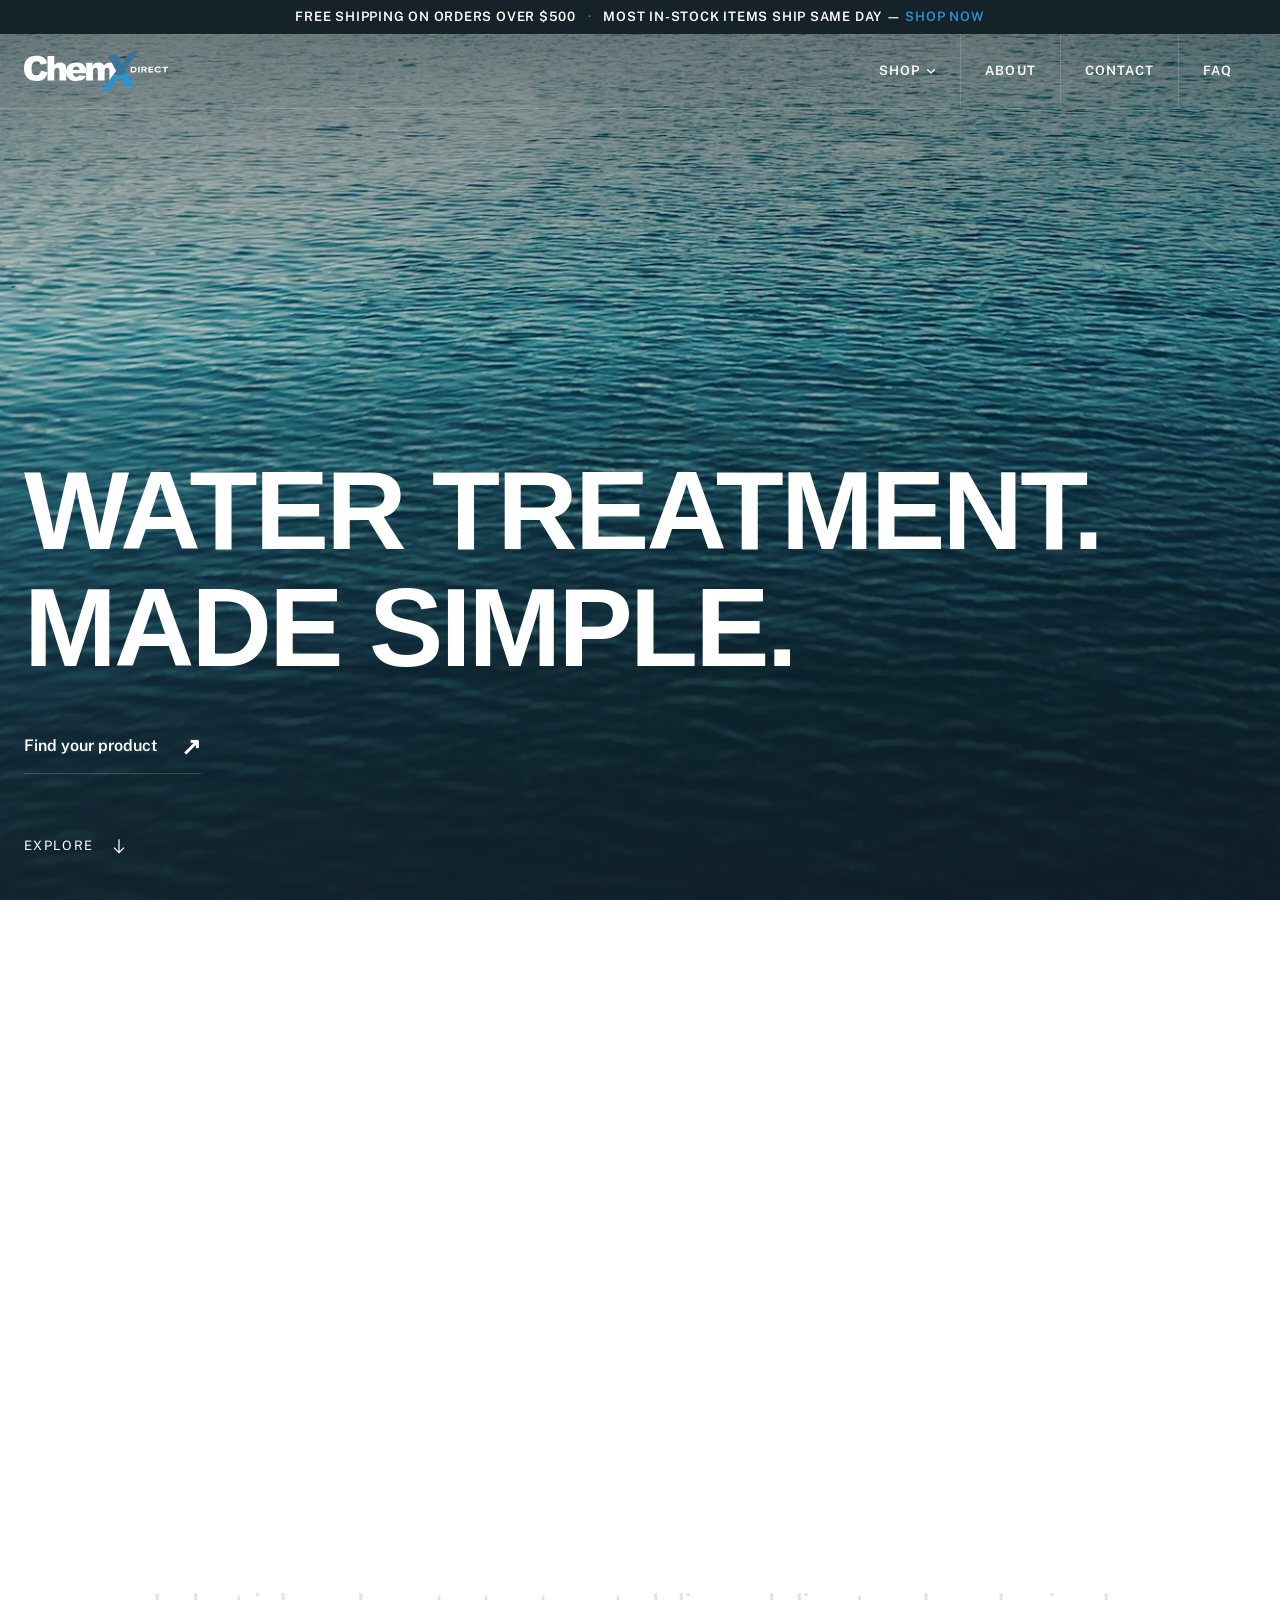
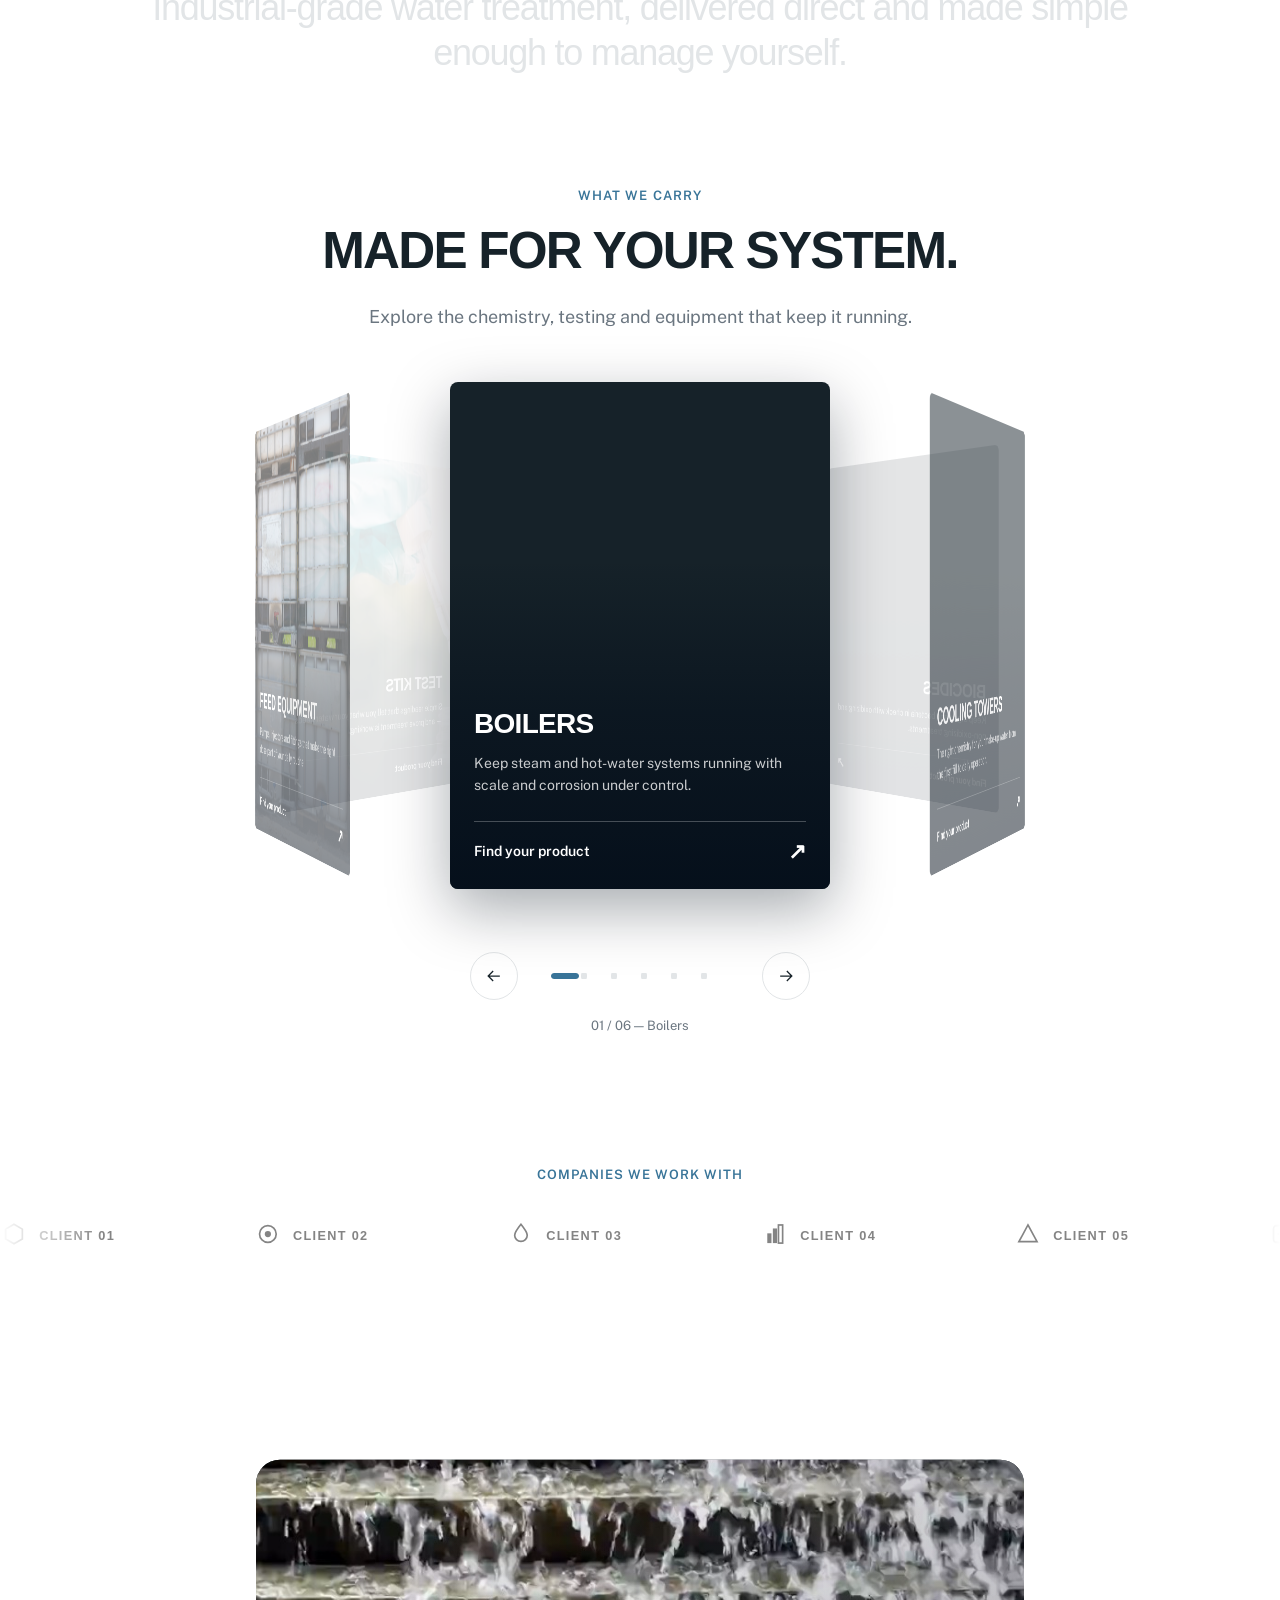
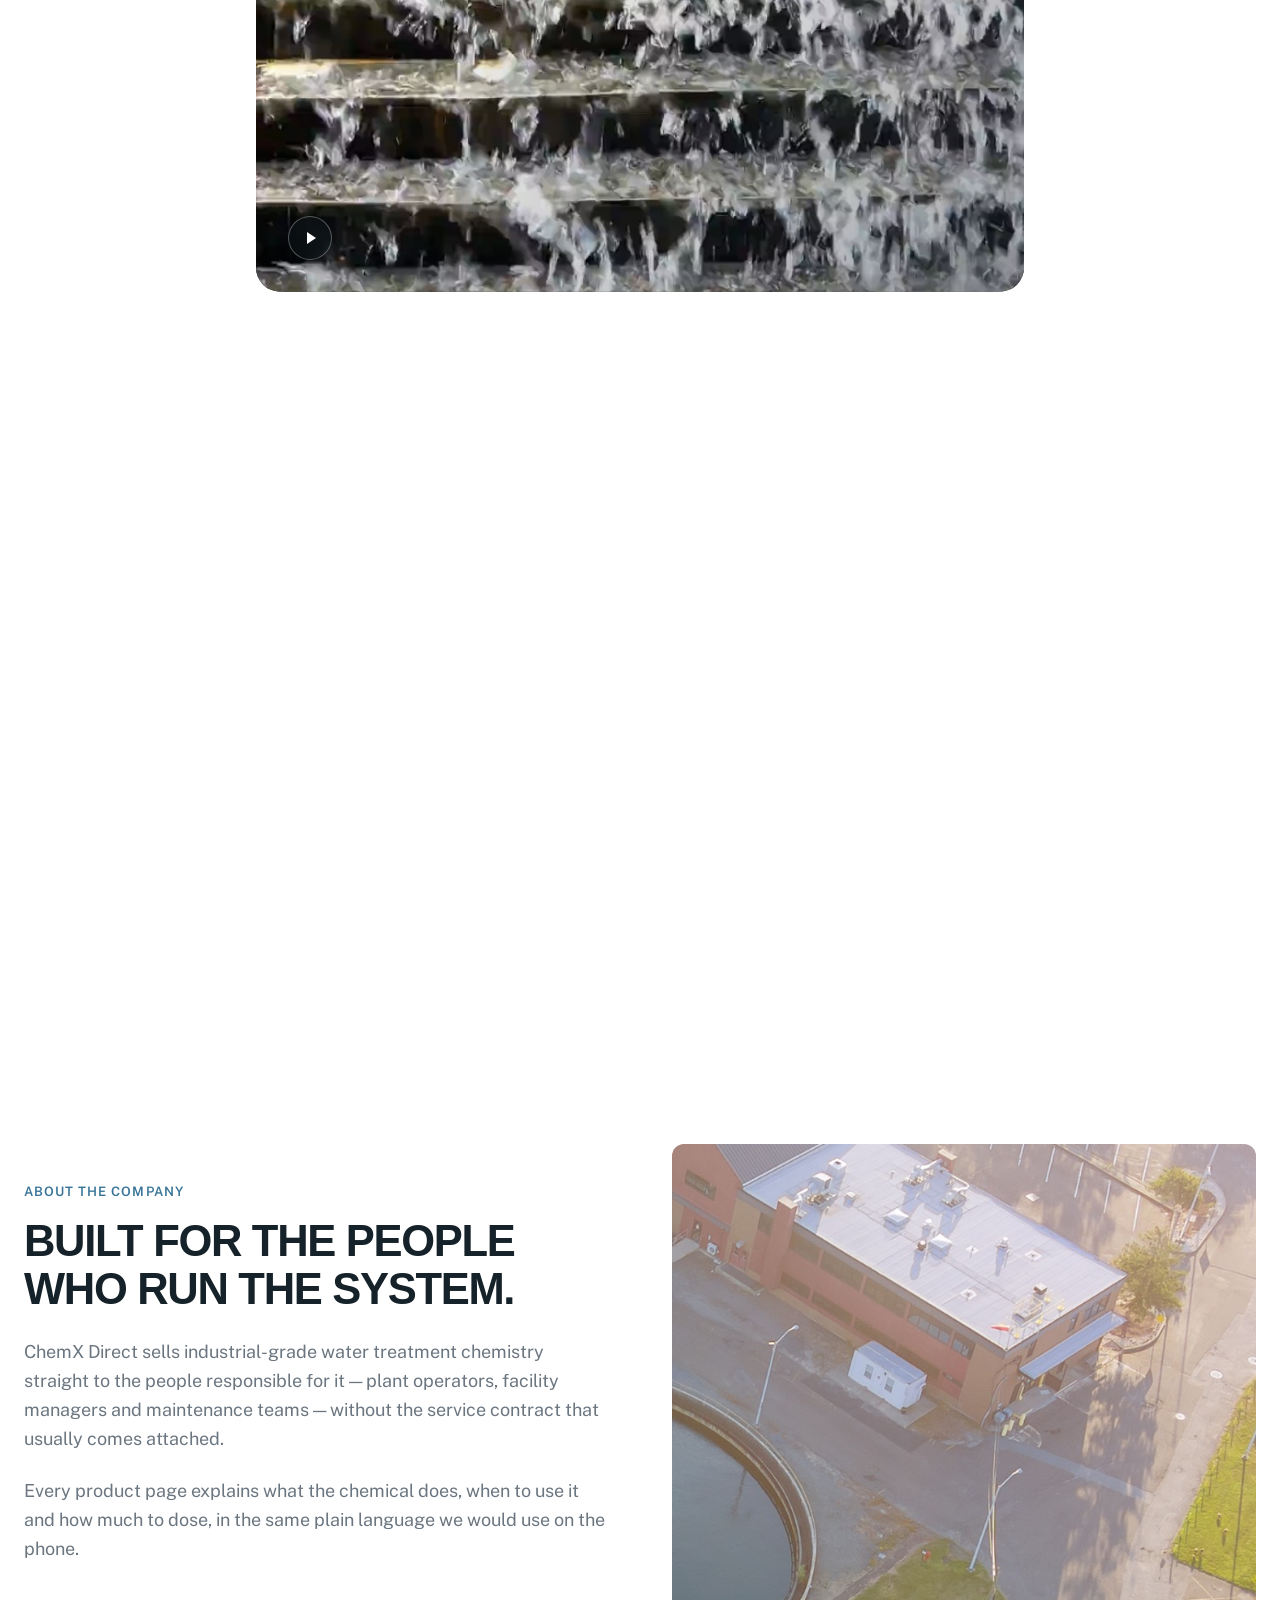
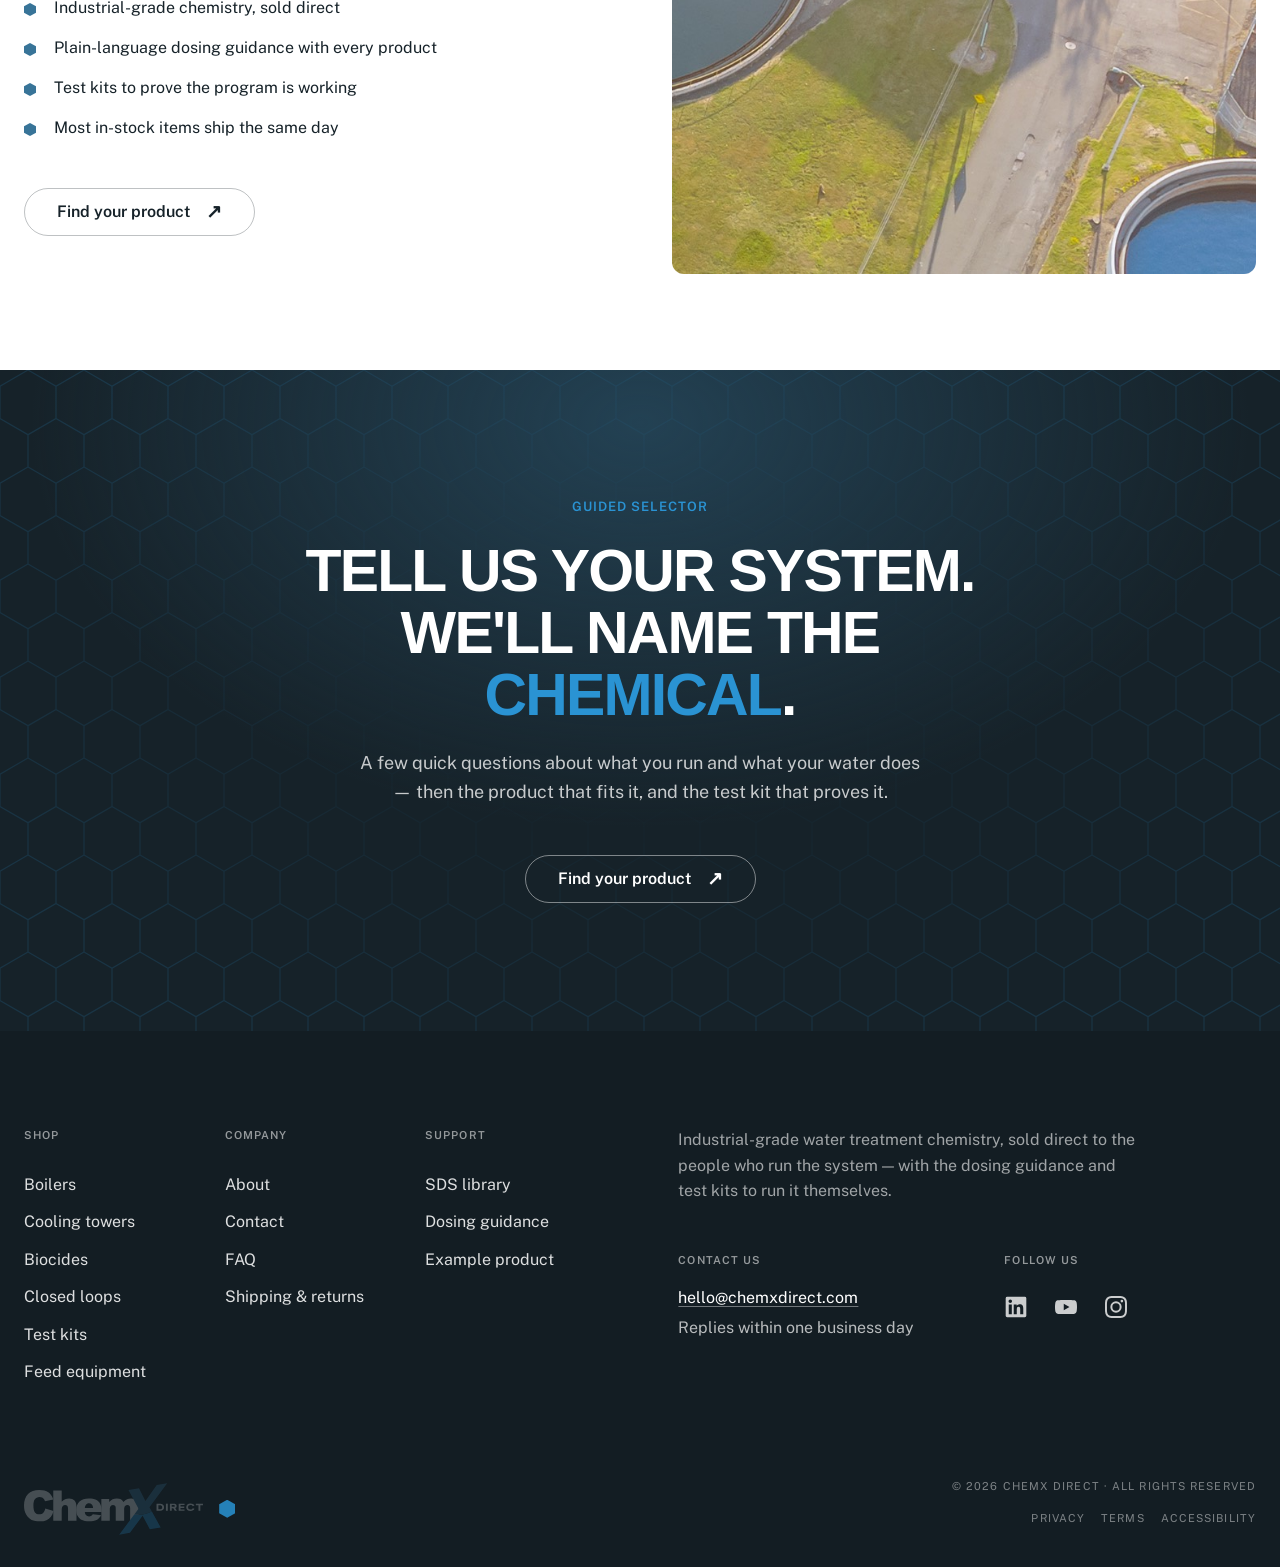
<file: index.html>
<!DOCTYPE html>
<html lang="en">
<head>
  <meta charset="UTF-8" />
  <meta name="viewport" content="width=device-width, initial-scale=1.0" />
  <meta name="robots" content="noindex, nofollow" />
  <title>ChemX Direct — Industrial-Grade Water Treatment, Self-Serve Simple</title>
  <link rel="preconnect" href="https://fonts.googleapis.com" />
  <link rel="preconnect" href="https://fonts.gstatic.com" crossorigin />
  <link
    href="https://fonts.googleapis.com/css2?family=Fira+Sans:wght@500;700&family=Public+Sans:wght@400;500;600&display=swap"
    rel="stylesheet"
  />
  <link rel="stylesheet" href="css/variables.css?v=2" />
  <link rel="stylesheet" href="css/base.css?v=2" />
  <link rel="stylesheet" href="css/components.css?v=4" />
  <link rel="stylesheet" href="css/chrome.css?v=2" />
  <link rel="stylesheet" href="css/hero-video.css?v=9" />
  <link rel="stylesheet" href="css/category-ring.css?v=7" />
  <link rel="stylesheet" href="css/video-feature.css?v=5" />
  <link rel="stylesheet" href="css/home-sections.css?v=4" />
  <link rel="stylesheet" href="css/footer.css?v=1" />
</head>
<body>
  <div class="promo-banner">
    <div class="container">
      Free shipping on orders over $500
      <span class="promo-banner__sep">·</span>
      <span class="promo-banner__secondary"
        >Most in-stock items ship same day —
        <a href="#products">shop now</a></span
      >
    </div>
  </div>

  <div class="video-hero" data-video-hero>
    <header class="site-header">
      <div class="container">
        <a class="site-header__logo" href="index.html">
          <img src="images/logo.svg" alt="ChemX Direct" />
        </a>
        <button
          class="site-header__menu-btn"
          type="button"
          data-nav-toggle
          aria-label="Open menu"
          aria-expanded="false"
          aria-controls="site-nav"
        >
          <span></span><span></span><span></span>
        </button>
        <nav class="site-nav" id="site-nav" aria-label="Main">
          <div class="site-nav__item" data-mega-item>
            <button
              class="site-nav__link"
              type="button"
              data-mega-toggle
              aria-expanded="false"
              aria-haspopup="true"
              aria-controls="mega-shop"
            >
              Shop
              <svg class="site-nav__chevron" width="10" height="10" viewBox="0 0 12 12" fill="none" aria-hidden="true">
                <path d="M2 4.5 6 8.5l4-4" stroke="currentColor" stroke-width="1.8" stroke-linecap="round" stroke-linejoin="round"/>
              </svg>
            </button>
            <!-- Filled in by js/main.js from the catalog data files -->
            <div class="mega" id="mega-shop" data-mega></div>
          </div>
          <a href="#">About</a>
          <a href="#">Contact</a>
          <a href="#">FAQ</a>
        </nav>
      </div>
    </header>
    <div class="video-hero__sticky">
      <div class="video-hero__frame" data-video-frame>
        <video class="video-hero__video" data-hero-video muted loop playsinline preload="none"
          poster="images/hero-water-poster.jpg" aria-hidden="true" tabindex="-1">
          <source data-src="videos/hero-water.mp4" type="video/mp4" />
        </video>
        <div class="video-hero__scrim" aria-hidden="true"></div>
      </div>
      <p class="video-hero__statement" data-video-statement>
        <span class="video-hero__statement-line"><span>The right</span> <span>chemistry,</span></span>
        <span class="video-hero__statement-line"><span>delivered to</span> <span>your door.</span></span>
      </p>
      <section class="video-hero__content container" aria-labelledby="hero-title" data-video-copy>
        <h1 class="video-hero__title" id="hero-title" aria-label="Water treatment. Made simple.">
          <span>Water treatment.</span>
          <span class="video-hero__rotator" data-hero-rotator aria-hidden="true">
            <span class="video-hero__rotator-item is-active">Made simple.</span>
            <span class="video-hero__rotator-item">Delivered direct.</span>
            <span class="video-hero__rotator-item">Self-serve simple.</span>
          </span>
        </h1>
        <button class="video-hero__cta" type="button" data-open-quiz>
          Find your product <span aria-hidden="true">↗</span>
        </button>
      </section>
      <div class="video-hero__controls container" data-video-controls>
        <a class="video-hero__scroll" href="#categories" aria-label="Scroll to product categories">
          <span>Explore</span>
          <svg width="20" height="20" viewBox="0 0 24 24" fill="none" aria-hidden="true"><path d="M12 4v16m-6-6 6 6 6-6" stroke="currentColor" stroke-width="1.5" /></svg>
        </a>
        <button class="video-hero__toggle" type="button" data-video-toggle aria-label="Play background video" hidden>
          <svg class="video-hero__pause-icon" width="16" height="16" viewBox="0 0 16 16" fill="currentColor" aria-hidden="true"><path d="M4 3h3v10H4zm5 0h3v10H9z" /></svg>
          <svg class="video-hero__play-icon" width="16" height="16" viewBox="0 0 16 16" fill="currentColor" aria-hidden="true"><path d="m5 2 9 6-9 6z" /></svg>
        </button>
      </div>
    </div>
  </div>

  <main>

    <section class="intro-reveal" aria-label="The ChemX approach">
      <div class="container">
        <p class="intro-reveal__text" data-scroll-sentence>Industrial-grade water treatment, delivered direct and made simple enough to manage yourself.</p>
      </div>
    </section>

  <!-- Icon sprite for the category tabs; drawn once, referenced by <use> -->
  <svg width="0" height="0" style="position: absolute" aria-hidden="true" focusable="false">
    <defs>
          <pattern id="hero-hex" width="56" height="97" patternUnits="userSpaceOnUse">
            <path d="M28 0 56 16.2 56 48.5 28 64.7 0 48.5 0 16.2Z
                     M0 48.5 28 64.7 28 97 0 113.2 -28 97 -28 64.7Z
                     M56 48.5 84 64.7 84 97 56 113.2 28 97 28 64.7Z
                     M0 -48.5 28 -32.3 28 0 0 16.2 -28 0 -28 -32.3Z
                     M56 -48.5 84 -32.3 84 0 56 16.2 28 0 28 -32.3Z" />
          </pattern>
      <symbol id="ic-boiler" viewBox="0 0 24 24"><ellipse cx="12" cy="6" rx="6" ry="2.4"/><path d="M6 6v11.6c0 1.3 2.7 2.4 6 2.4s6-1.1 6-2.4V6"/><path d="M6 13.2h12"/></symbol>
      <symbol id="ic-tower" viewBox="0 0 24 24"><path d="M7.4 3.5h9.2l-1.3 5.2H8.7z"/><path d="M8.7 8.7h6.6L18 20.5H6z"/><path d="M9.2 15.4h5.6"/></symbol>
      <symbol id="ic-biocide" viewBox="0 0 24 24"><path d="M12 3.2c3.4 4.3 5.1 7 5.1 8.9a5.1 5.1 0 1 1-10.2 0c0-1.9 1.7-4.6 5.1-8.9z"/><path d="M9.8 12.5l1.7 1.7 3.1-3.3"/></symbol>
      <symbol id="ic-loop" viewBox="0 0 24 24"><path d="M19 12a7 7 0 0 1-11.4 5.4"/><path d="M5 12a7 7 0 0 1 11.4-5.4"/><path d="M4.4 8.4 5.1 12l3.5-.8"/><path d="M19.6 15.6 18.9 12l-3.5.8"/></symbol>
      <symbol id="ic-test" viewBox="0 0 24 24"><path d="M9.4 3h5.2"/><path d="M10.2 3v14a1.8 1.8 0 0 0 3.6 0V3"/><path d="M10.2 12.4h3.6"/><path d="M17.6 5.4c.9 1.2 1.4 2 1.4 2.5a1.4 1.4 0 0 1-2.8 0c0-.5.5-1.3 1.4-2.5z"/></symbol>
      <symbol id="ic-pump" viewBox="0 0 24 24"><circle cx="9.8" cy="13.4" r="4.7"/><path d="M9.8 8.7V4.4h4.6"/><path d="M14.5 13.4H20"/><path d="m17.4 10.6 2.6 2.8-2.6 2.8"/></symbol>
      <pattern id="final-cta-hex" width="56" height="97" patternUnits="userSpaceOnUse">
        <path fill="none" stroke="#2A93D3" stroke-width="1.2" d="M28 0 56 16.2 56 48.5 28 64.7 0 48.5 0 16.2Z M0 48.5 28 64.7 28 97 0 113.2 -28 97 -28 64.7Z M56 48.5 84 64.7 84 97 56 113.2 28 97 28 64.7Z M0 -48.5 28 -32.3 28 0 0 16.2 -28 0 -28 -32.3Z M56 -48.5 84 -32.3 84 0 56 16.2 28 0 28 -32.3Z" />
      </pattern>
    </defs>
  </svg>

    <!-- Six category cards share one rotating 3D ring. -->
    <section class="category-ring" id="categories" data-category-ring aria-labelledby="category-ring-title">
      <div class="container category-ring__head">
        <p class="category-ring__eyebrow">What we carry</p>
        <h2 id="category-ring-title">Made for your system.</h2>
        <p>Explore the chemistry, testing and equipment that keep it running.</p>
      </div>
      <div class="category-ring__scene" data-ring-scene>
        <div class="category-ring__wheel" data-ring-wheel>
          <article class="category-ring__card" data-ring-card data-category-name="Boilers" style="--card-angle: 0deg" aria-labelledby="ring-card-title-0">
            <div class="category-ring__image">
              <img src="images/industrial-tanks.jpg" alt="" loading="lazy" decoding="async" draggable="false" />
            </div>
            <div class="category-ring__body">
              <h3 id="ring-card-title-0">Boilers</h3>
              <p>Keep steam and hot-water systems running with scale and corrosion under control.</p>
              <button class="category-ring__cta" type="button" data-open-quiz aria-label="Find your boiler product">Find your product <span aria-hidden="true">↗</span></button>
            </div>
          </article>
          <article class="category-ring__card" data-ring-card data-category-name="Cooling towers" style="--card-angle: 60deg" aria-labelledby="ring-card-title-1">
            <div class="category-ring__image">
              <img src="images/treatment-plant-aerial.jpg" alt="" loading="lazy" decoding="async" draggable="false" />
            </div>
            <div class="category-ring__body">
              <h3 id="ring-card-title-1">Cooling towers</h3>
              <p>The right chemistry for your make-up water, from the first fill to daily operation.</p>
              <button class="category-ring__cta" type="button" data-open-quiz aria-label="Find your tower product">Find your product <span aria-hidden="true">↗</span></button>
            </div>
          </article>
          <article class="category-ring__card" data-ring-card data-category-name="Biocides" style="--card-angle: 120deg" aria-labelledby="ring-card-title-2">
            <div class="category-ring__image">
              <img src="images/hero-water.jpg" alt="" loading="lazy" decoding="async" draggable="false" />
            </div>
            <div class="category-ring__body">
              <h3 id="ring-card-title-2">Biocides</h3>
              <p>Keep algae and bacteria in check with oxidizing and non-oxidizing treatments.</p>
              <button class="category-ring__cta" type="button" data-open-quiz aria-label="Find your biocide">Find your product <span aria-hidden="true">↗</span></button>
            </div>
          </article>
          <article class="category-ring__card" data-ring-card data-category-name="Closed loops" style="--card-angle: 180deg" aria-labelledby="ring-card-title-3">
            <div class="category-ring__image">
              <img src="images/clarifier-tank.jpg" alt="" loading="lazy" decoding="async" draggable="false" />
            </div>
            <div class="category-ring__body">
              <h3 id="ring-card-title-3">Closed loops</h3>
              <p>Long-lasting protection for the water that stays in your heating and cooling loops.</p>
              <button class="category-ring__cta" type="button" data-open-quiz aria-label="Find your loop product">Find your product <span aria-hidden="true">↗</span></button>
            </div>
          </article>
          <article class="category-ring__card" data-ring-card data-category-name="Test kits" style="--card-angle: 240deg" aria-labelledby="ring-card-title-4">
            <div class="category-ring__image">
              <img src="images/water-sampling.jpg" alt="" loading="lazy" decoding="async" draggable="false" />
            </div>
            <div class="category-ring__body">
              <h3 id="ring-card-title-4">Test kits</h3>
              <p>Simple readings that tell you what your water needs — and prove treatment is working.</p>
              <button class="category-ring__cta" type="button" data-open-quiz aria-label="Find your test kit">Find your product <span aria-hidden="true">↗</span></button>
            </div>
          </article>
          <article class="category-ring__card" data-ring-card data-category-name="Feed equipment" style="--card-angle: 300deg" aria-labelledby="ring-card-title-5">
            <div class="category-ring__image">
              <img src="images/ibc-totes.jpg" alt="" loading="lazy" decoding="async" draggable="false" />
            </div>
            <div class="category-ring__body">
              <h3 id="ring-card-title-5">Feed equipment</h3>
              <p>Pumps, injectors and fittings that make the right dose part of your daily routine.</p>
              <button class="category-ring__cta" type="button" data-open-quiz aria-label="Find your feed setup">Find your product <span aria-hidden="true">↗</span></button>
            </div>
          </article>
        </div>
      </div>
      <div class="category-ring__controls" data-ring-controls hidden>
        <button class="category-ring__arrow" type="button" data-ring-prev aria-label="Previous category"><svg viewBox="0 0 24 24" width="20" height="20" fill="none" aria-hidden="true"><path d="M19 12H5m6-6-6 6 6 6" stroke="currentColor" stroke-width="1.5" /></svg></button>
        <div class="category-ring__dots" role="group" aria-label="Choose a product category">
          <button class="category-ring__dot" type="button" data-ring-go="0" aria-label="Show boilers" aria-pressed="true"><span></span></button>
          <button class="category-ring__dot" type="button" data-ring-go="1" aria-label="Show cooling towers" aria-pressed="false"><span></span></button>
          <button class="category-ring__dot" type="button" data-ring-go="2" aria-label="Show biocides" aria-pressed="false"><span></span></button>
          <button class="category-ring__dot" type="button" data-ring-go="3" aria-label="Show closed loops" aria-pressed="false"><span></span></button>
          <button class="category-ring__dot" type="button" data-ring-go="4" aria-label="Show test kits" aria-pressed="false"><span></span></button>
          <button class="category-ring__dot" type="button" data-ring-go="5" aria-label="Show feed equipment" aria-pressed="false"><span></span></button>
        </div>
        <button class="category-ring__arrow" type="button" data-ring-next aria-label="Next category"><svg viewBox="0 0 24 24" width="20" height="20" fill="none" aria-hidden="true"><path d="M5 12h14m-6-6 6 6-6 6" stroke="currentColor" stroke-width="1.5" /></svg></button>
      </div>
      <p class="category-ring__status" data-ring-status aria-live="polite" aria-atomic="true" hidden>01 / 06 — Boilers</p>
    </section>

    <!-- Client logos on a two-track belt; swap the placeholder SVGs in
         images/logos/ for the real marks. -->
    <section class="logo-marquee" aria-labelledby="logo-marquee-title">
      <div class="container">
        <p class="logo-marquee__eyebrow" id="logo-marquee-title">Companies we work with</p>
      </div>
      <div class="logo-marquee__viewport">
        <ul class="logo-marquee__track">
            <li class="logo-marquee__item"><img src="images/logos/client-01.svg" alt="Client 01" width="208" height="40" decoding="async" /></li>
            <li class="logo-marquee__item"><img src="images/logos/client-02.svg" alt="Client 02" width="208" height="40" decoding="async" /></li>
            <li class="logo-marquee__item"><img src="images/logos/client-03.svg" alt="Client 03" width="208" height="40" decoding="async" /></li>
            <li class="logo-marquee__item"><img src="images/logos/client-04.svg" alt="Client 04" width="208" height="40" decoding="async" /></li>
            <li class="logo-marquee__item"><img src="images/logos/client-05.svg" alt="Client 05" width="208" height="40" decoding="async" /></li>
            <li class="logo-marquee__item"><img src="images/logos/client-06.svg" alt="Client 06" width="208" height="40" decoding="async" /></li>
            <li class="logo-marquee__item"><img src="images/logos/client-07.svg" alt="Client 07" width="208" height="40" decoding="async" /></li>
            <li class="logo-marquee__item"><img src="images/logos/client-08.svg" alt="Client 08" width="208" height="40" decoding="async" /></li>
        </ul>
        <ul class="logo-marquee__track" aria-hidden="true">
            <li class="logo-marquee__item"><img src="images/logos/client-01.svg" alt="Client 01" width="208" height="40" decoding="async" /></li>
            <li class="logo-marquee__item"><img src="images/logos/client-02.svg" alt="Client 02" width="208" height="40" decoding="async" /></li>
            <li class="logo-marquee__item"><img src="images/logos/client-03.svg" alt="Client 03" width="208" height="40" decoding="async" /></li>
            <li class="logo-marquee__item"><img src="images/logos/client-04.svg" alt="Client 04" width="208" height="40" decoding="async" /></li>
            <li class="logo-marquee__item"><img src="images/logos/client-05.svg" alt="Client 05" width="208" height="40" decoding="async" /></li>
            <li class="logo-marquee__item"><img src="images/logos/client-06.svg" alt="Client 06" width="208" height="40" decoding="async" /></li>
            <li class="logo-marquee__item"><img src="images/logos/client-07.svg" alt="Client 07" width="208" height="40" decoding="async" /></li>
            <li class="logo-marquee__item"><img src="images/logos/client-08.svg" alt="Client 08" width="208" height="40" decoding="async" /></li>
        </ul>
        <ul class="logo-marquee__track" aria-hidden="true">
            <li class="logo-marquee__item"><img src="images/logos/client-01.svg" alt="Client 01" width="208" height="40" decoding="async" /></li>
            <li class="logo-marquee__item"><img src="images/logos/client-02.svg" alt="Client 02" width="208" height="40" decoding="async" /></li>
            <li class="logo-marquee__item"><img src="images/logos/client-03.svg" alt="Client 03" width="208" height="40" decoding="async" /></li>
            <li class="logo-marquee__item"><img src="images/logos/client-04.svg" alt="Client 04" width="208" height="40" decoding="async" /></li>
            <li class="logo-marquee__item"><img src="images/logos/client-05.svg" alt="Client 05" width="208" height="40" decoding="async" /></li>
            <li class="logo-marquee__item"><img src="images/logos/client-06.svg" alt="Client 06" width="208" height="40" decoding="async" /></li>
            <li class="logo-marquee__item"><img src="images/logos/client-07.svg" alt="Client 07" width="208" height="40" decoding="async" /></li>
            <li class="logo-marquee__item"><img src="images/logos/client-08.svg" alt="Client 08" width="208" height="40" decoding="async" /></li>
        </ul>
      </div>
    </section>
    <!-- Video grows from an inset frame to full bleed; copy in a glass panel -->
    <section class="video-feature" data-video-feature aria-labelledby="video-feature-title">
      <div class="video-feature__sticky">
        <div class="video-feature__frame">
          <video class="video-feature__video" muted loop playsinline preload="none"
            poster="images/feature-water-cascade-poster.jpg" aria-hidden="true" tabindex="-1">
            <source data-src="videos/feature-water-cascade.mp4" type="video/mp4" />
          </video>
          <div class="video-feature__scrim" aria-hidden="true"></div>
        </div>
        <div class="container video-feature__inner" data-video-feature-copy>
          <div class="video-feature__panel">
            <h2 id="video-feature-title">Treatment you can see working.</h2>
            <p>Every product comes with plain-language dosing guidance and the test kit that proves it's doing its job, so you can run your own program with confidence.</p>
            <button class="btn btn--line btn--line-light" type="button" data-open-quiz>Find your product <span aria-hidden="true">↗</span></button>
          </div>
        </div>
        <button class="video-feature__toggle" type="button" data-video-feature-toggle aria-label="Play background video" hidden>
          <svg class="video-feature__pause-icon" width="16" height="16" viewBox="0 0 16 16" fill="currentColor" aria-hidden="true"><path d="M4 3h3v10H4zm5 0h3v10H9z" /></svg>
          <svg class="video-feature__play-icon" width="16" height="16" viewBox="0 0 16 16" fill="currentColor" aria-hidden="true"><path d="m5 2 9 6-9 6z" /></svg>
        </button>
      </div>
    </section>

    <!-- Two-column about: copy left, photo right -->
    <section class="about" aria-labelledby="about-title">
      <div class="container about__grid">
        <div class="about__copy">
          <p class="about__eyebrow">About the company</p>
          <h2 id="about-title">Built for the people who run the system.</h2>
          <p>ChemX Direct sells industrial-grade water treatment chemistry straight to the people responsible for it — plant operators, facility managers and maintenance teams — without the service contract that usually comes attached.</p>
          <p>Every product page explains what the chemical does, when to use it and how much to dose, in the same plain language we would use on the phone.</p>
          <ul class="about__list">
            <li>Industrial-grade chemistry, sold direct</li>
            <li>Plain-language dosing guidance with every product</li>
            <li>Test kits to prove the program is working</li>
            <li>Most in-stock items ship the same day</li>
          </ul>
          <button class="btn btn--line" type="button" data-open-quiz>Find your product <span aria-hidden="true">↗</span></button>
        </div>
        <div class="about__media">
          <img src="images/plant-site.jpg" alt="Treatment equipment on a plant site" loading="lazy" decoding="async" />
        </div>
      </div>
    </section>

    <!-- Closing CTA -->
    <section class="final-cta" aria-labelledby="final-cta-title">
      <svg class="final-cta__lattice" aria-hidden="true" focusable="false"><rect width="100%" height="100%" fill="url(#final-cta-hex)" /></svg>
      <div class="container final-cta__inner">
        <p class="eyebrow eyebrow--light final-cta__eyebrow">Guided selector</p>
        <h2 id="final-cta-title">Tell us your system.<br />We'll name the <em>chemical</em>.</h2>
        <p class="final-cta__lede text-body-lg">A few quick questions about what you run and what your water does — then the product that fits it, and the test kit that proves it.</p>
        <button class="btn btn--line btn--line-light" type="button" data-open-quiz>Find your product <span aria-hidden="true">↗</span></button>
      </div>
    </section>
  </main>

  <!-- Site footer -->
  <footer class="footer" id="contact">
    <div class="container footer__inner">
      <div class="footer__halves">
        <div class="footer__columns">
          <div class="footer__column">
            <p class="footer__label">Shop</p>
            <ul class="footer__list">
              <li><a href="index.html#categories">Boilers</a></li>
              <li><a href="index.html#categories">Cooling towers</a></li>
              <li><a href="index.html#categories">Biocides</a></li>
              <li><a href="index.html#categories">Closed loops</a></li>
              <li><a href="index.html#categories">Test kits</a></li>
              <li><a href="index.html#categories">Feed equipment</a></li>
            </ul>
          </div>
          <div class="footer__column">
            <p class="footer__label">Company</p>
            <ul class="footer__list">
              <li><a href="#">About</a></li>
              <li><a href="#">Contact</a></li>
              <li><a href="#">FAQ</a></li>
              <li><a href="#">Shipping &amp; returns</a></li>
            </ul>
          </div>
          <div class="footer__column">
            <p class="footer__label">Support</p>
            <ul class="footer__list">
              <li><a href="#">SDS library</a></li>
              <li><a href="#">Dosing guidance</a></li>
              <li><a href="product.html">Example product</a></li>
            </ul>
          </div>
        </div>
        <div class="footer__right">
          <p class="footer__blurb">Industrial-grade water treatment chemistry, sold direct to the people who run the system — with the dosing guidance and test kits to run it themselves.</p>
          <div class="footer__info">
            <div class="footer__tile">
              <p class="footer__label">Contact us</p>
              <ul class="footer__contact">
                <li><a href="mailto:hello@chemxdirect.com">hello@chemxdirect.com</a></li>
                <li>Replies within one business day</li>
              </ul>
            </div>
            <div class="footer__tile">
              <p class="footer__label">Follow us</p>
              <div class="footer__socials">
                <a class="footer__social" href="#" aria-label="ChemX Direct on LinkedIn"><svg viewBox="0 0 24 24" fill="currentColor" aria-hidden="true"><path d="M19.92 19.92h-3.33v-5.22c0-1.25-.02-2.85-1.74-2.85-1.73 0-2 1.36-2 2.76v5.31H9.52V9.18h3.2v1.47h.04a3.51 3.51 0 0 1 3.16-1.73c3.38 0 4 2.22 4 5.11ZM5.76 7.72a1.94 1.94 0 1 1 1.93-1.94 1.93 1.93 0 0 1-1.93 1.94Zm1.66 12.2H4.09V9.18h3.33ZM21.58.75H2.41A1.65 1.65 0 0 0 .75 2.37v19.26a1.65 1.65 0 0 0 1.66 1.62h19.17a1.66 1.66 0 0 0 1.67-1.62V2.37A1.66 1.66 0 0 0 21.58.75Z"/></svg></a>
                <a class="footer__social" href="#" aria-label="ChemX Direct on YouTube"><svg viewBox="0 0 24 24" fill="currentColor" aria-hidden="true"><path d="M23.5 6.9a3.02 3.02 0 0 0-2.12-2.14C19.5 4.25 12 4.25 12 4.25s-7.5 0-9.38.51A3.02 3.02 0 0 0 .5 6.9C0 8.79 0 12 0 12s0 3.21.5 5.1a3.02 3.02 0 0 0 2.12 2.14c1.88.51 9.38.51 9.38.51s7.5 0 9.38-.51a3.02 3.02 0 0 0 2.12-2.14c.5-1.89.5-5.1.5-5.1s0-3.21-.5-5.1ZM9.55 15.57V8.43L15.82 12Z"/></svg></a>
                <a class="footer__social" href="#" aria-label="ChemX Direct on Instagram"><svg viewBox="0 0 24 24" fill="currentColor" aria-hidden="true"><path d="M12 5.84A6.16 6.16 0 1 0 18.16 12 6.17 6.17 0 0 0 12 5.84Zm0 10.16A4 4 0 1 1 16 12a4 4 0 0 1-4 4Zm7.85-10.41a1.44 1.44 0 1 1-1.44-1.44 1.44 1.44 0 0 1 1.44 1.44Zm3.52-1.45a9.1 9.1 0 0 0-1.39-2.13A7.4 7.4 0 0 0 16.95.07C15.67.01 15.26 0 12 0S8.33.01 7.05.07a7.4 7.4 0 0 0-5.04 1.95A7.4 7.4 0 0 0 .07 7.05C.01 8.33 0 8.74 0 12s.01 3.67.07 4.95a7.42 7.42 0 0 0 1.94 5.04 7.44 7.44 0 0 0 5.04 1.94c1.28.06 1.69.07 4.95.07s3.67-.01 4.95-.07a7.42 7.42 0 0 0 5.04-1.94 7.46 7.46 0 0 0 1.94-5.04c.06-1.28.07-1.69.07-4.95s-.01-3.67-.07-4.95a7.6 7.6 0 0 0-.56-2.91ZM21.77 16.85a5.6 5.6 0 0 1-1.31 3.61 5.6 5.6 0 0 1-3.61 1.31c-1.27.06-1.65.07-4.85.07s-3.58-.01-4.85-.07a5.63 5.63 0 0 1-3.61-1.31 5.66 5.66 0 0 1-1.31-3.61c-.06-1.27-.07-1.64-.07-4.85s.01-3.58.07-4.85a5.63 5.63 0 0 1 1.31-3.61 5.65 5.65 0 0 1 3.61-1.31C8.42 2.17 8.8 2.16 12 2.16s3.58.01 4.85.07a5.65 5.65 0 0 1 3.61 1.31 5.66 5.66 0 0 1 1.31 3.61c.06 1.27.07 1.64.07 4.85s-.01 3.58-.07 4.85Z"/></svg></a>
              </div>
            </div>
          </div>
        </div>
      </div>
      <div class="footer__base">
        <a class="footer__mark" href="index.html" aria-label="ChemX Direct home">
          <img src="images/logo.svg" alt="" />
        </a>
        <div class="footer__legal">
          <p>© 2026 ChemX Direct · All rights reserved</p>
          <ul class="footer__legal-links">
            <li><a href="#">Privacy</a></li>
            <li><a href="#">Terms</a></li>
            <li><a href="#">Accessibility</a></li>
          </ul>
        </div>
      </div>
    </div>
  </footer>


  <!-- Guided selector — slide-out quiz modal, driven by data/decision-tree.json
       and data/product-test-equipment-map.json. Content is filled in by
       js/main.js once those files load. -->
  <div class="quiz-modal" data-quiz-modal aria-hidden="true">
    <div class="quiz-modal__backdrop" data-quiz-close></div>
    <div
      class="quiz-modal__panel"
      role="dialog"
      aria-modal="true"
      aria-labelledby="quiz-modal-title"
    >
      <div class="quiz-modal__header">
        <div>
          <p class="quiz-modal__eyebrow">Guided selector</p>
          <h2 class="quiz-modal__title" id="quiz-modal-title">Find your product</h2>
        </div>
        <button class="quiz-modal__close" type="button" data-quiz-close aria-label="Close">
          <svg width="18" height="18" viewBox="0 0 18 18" fill="none" aria-hidden="true">
            <path d="M2 2l14 14M16 2 2 16" stroke="currentColor" stroke-width="2" stroke-linecap="round"/>
          </svg>
        </button>
      </div>
      <div class="quiz-modal__body" data-quiz-body></div>
    </div>
  </div>

  <script src="js/main.js?v=15"></script>
  <script src="js/hero-video.js?v=4"></script>
  <script src="js/category-ring.js?v=3"></script>
  <script src="js/video-feature.js?v=2"></script>
</body>
</html>
</file>
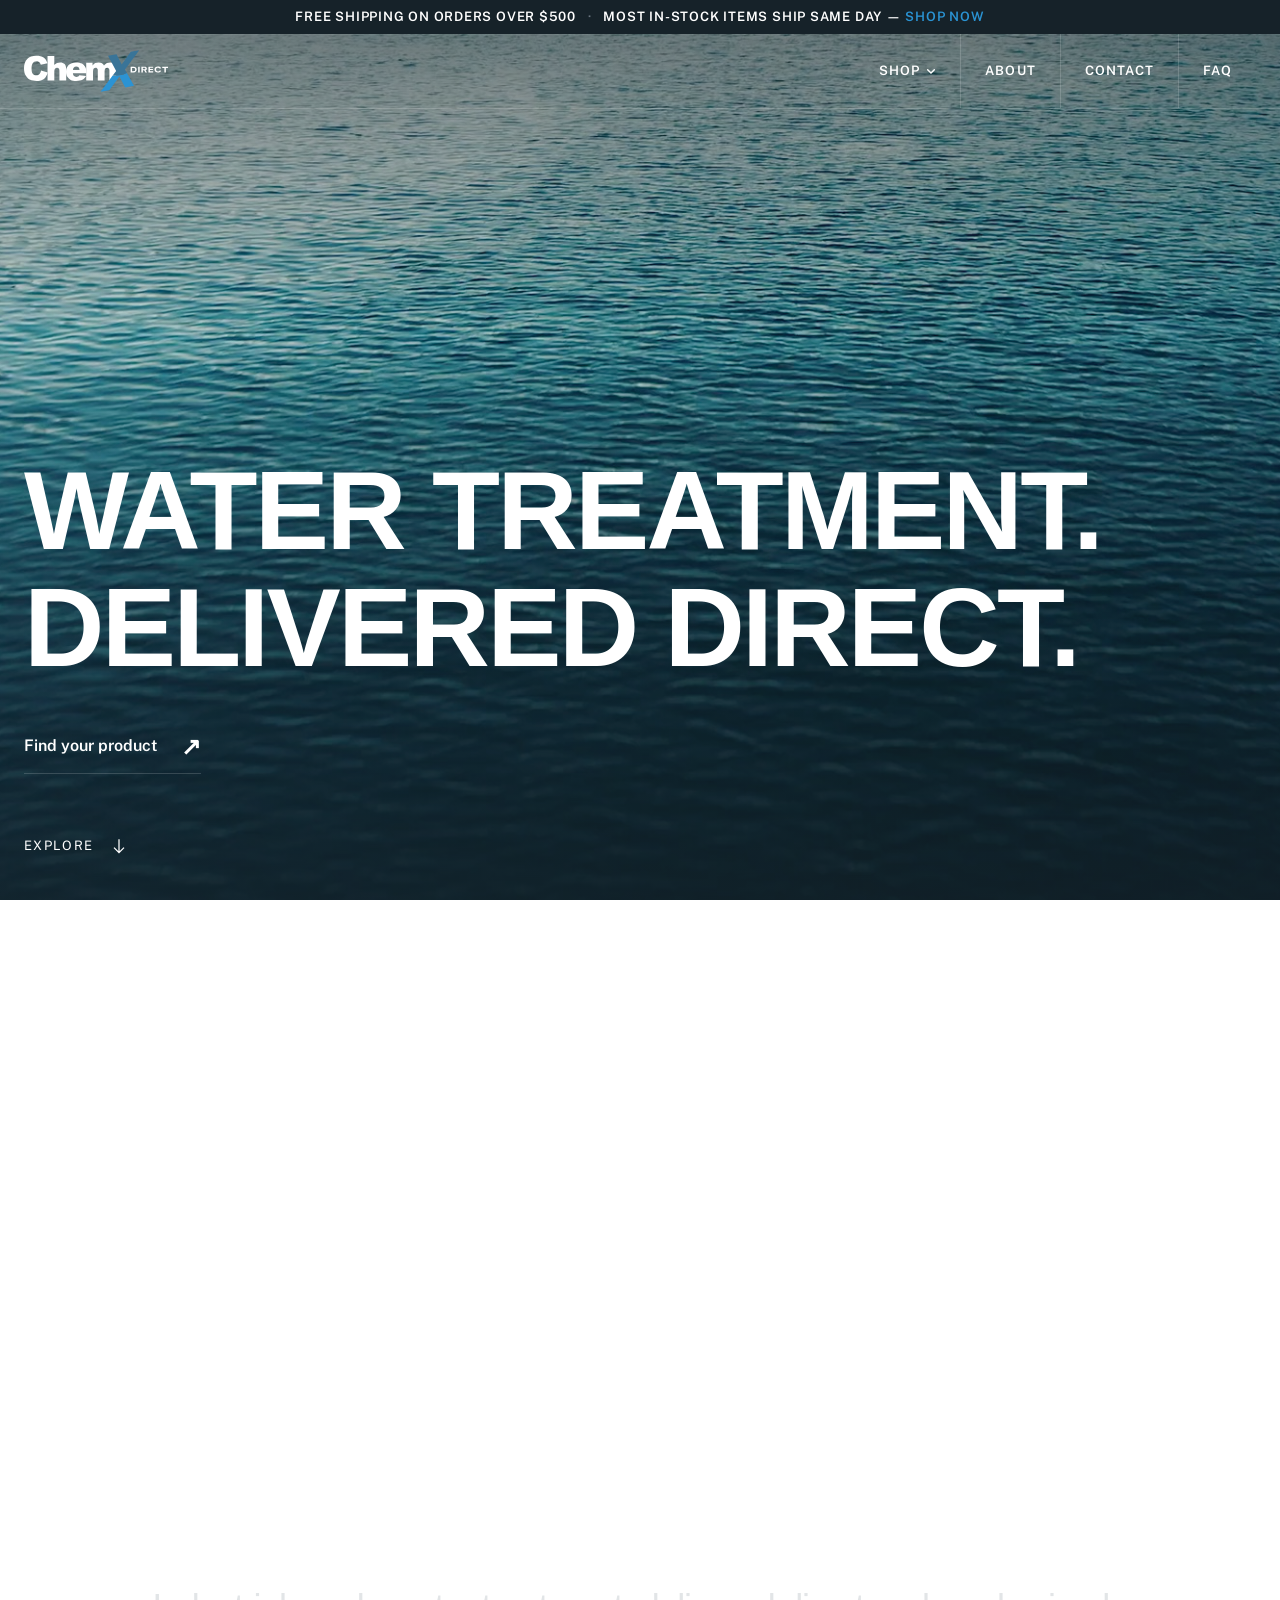
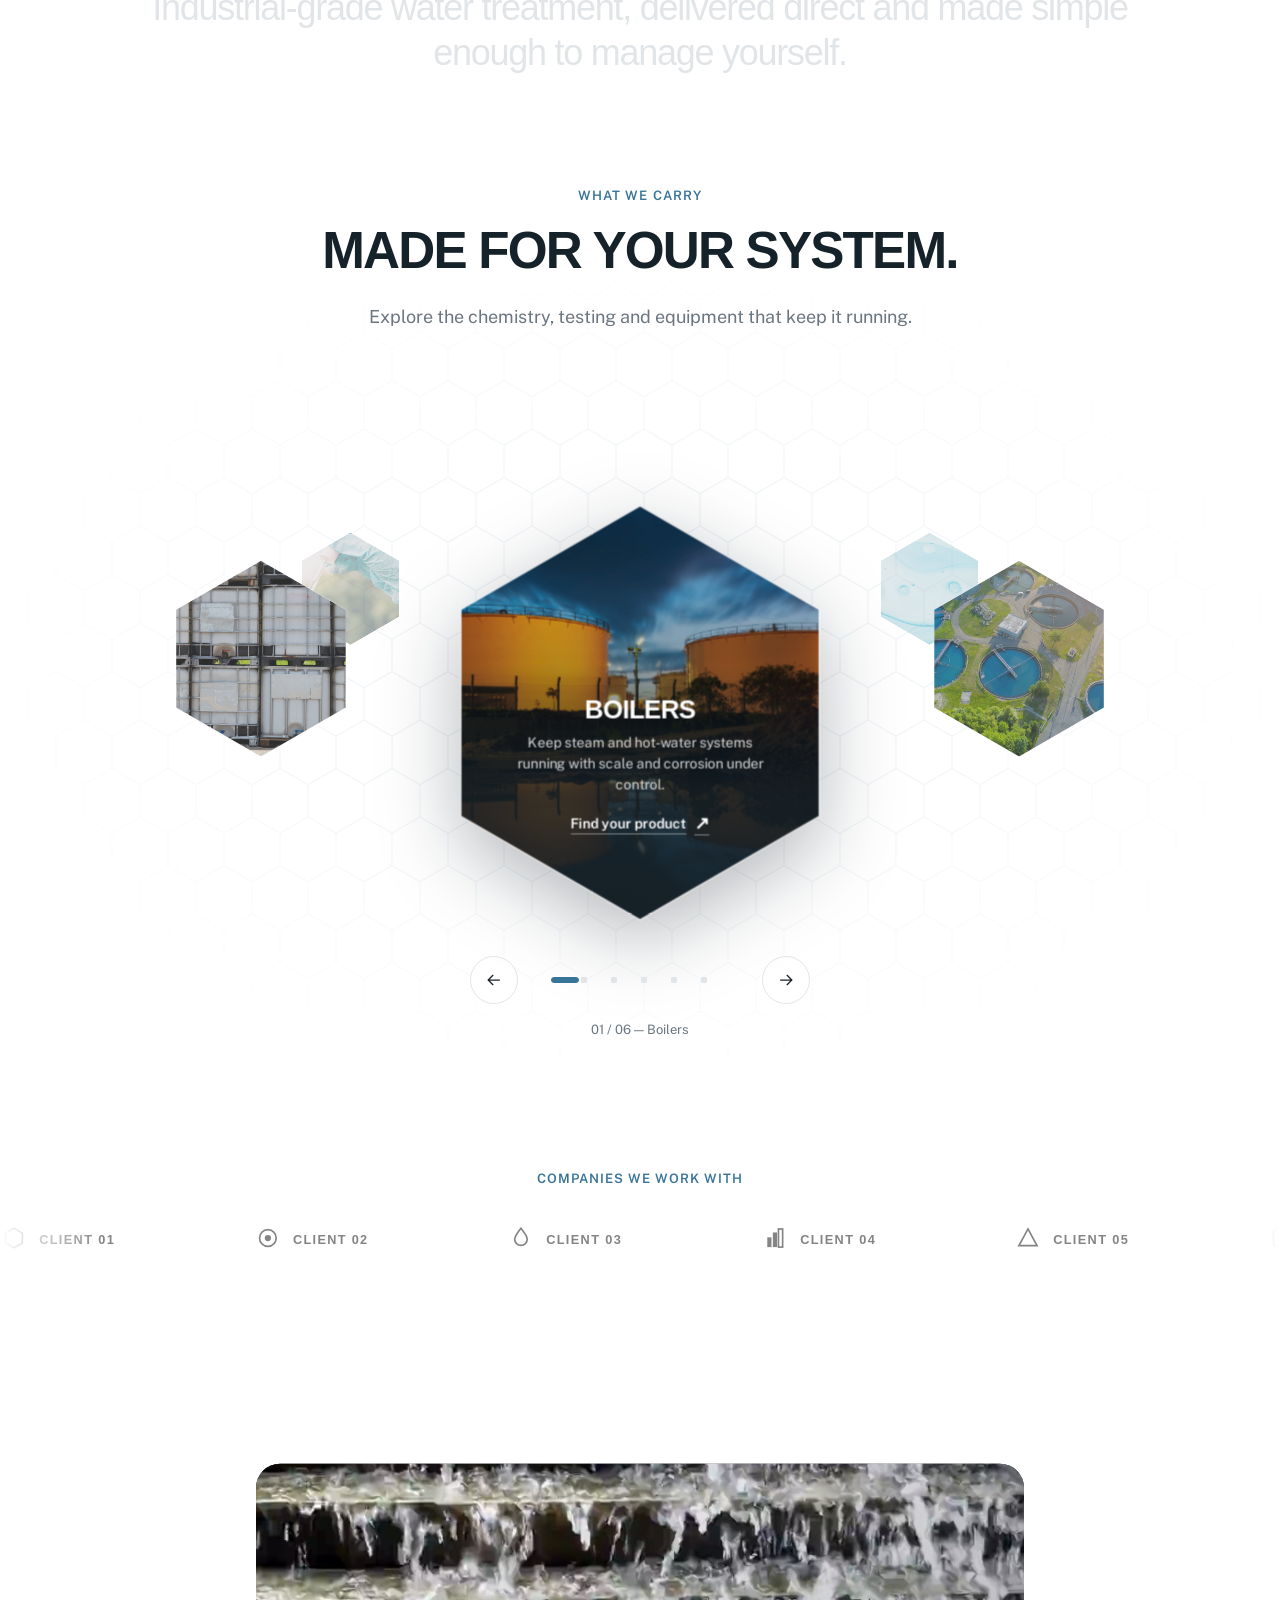
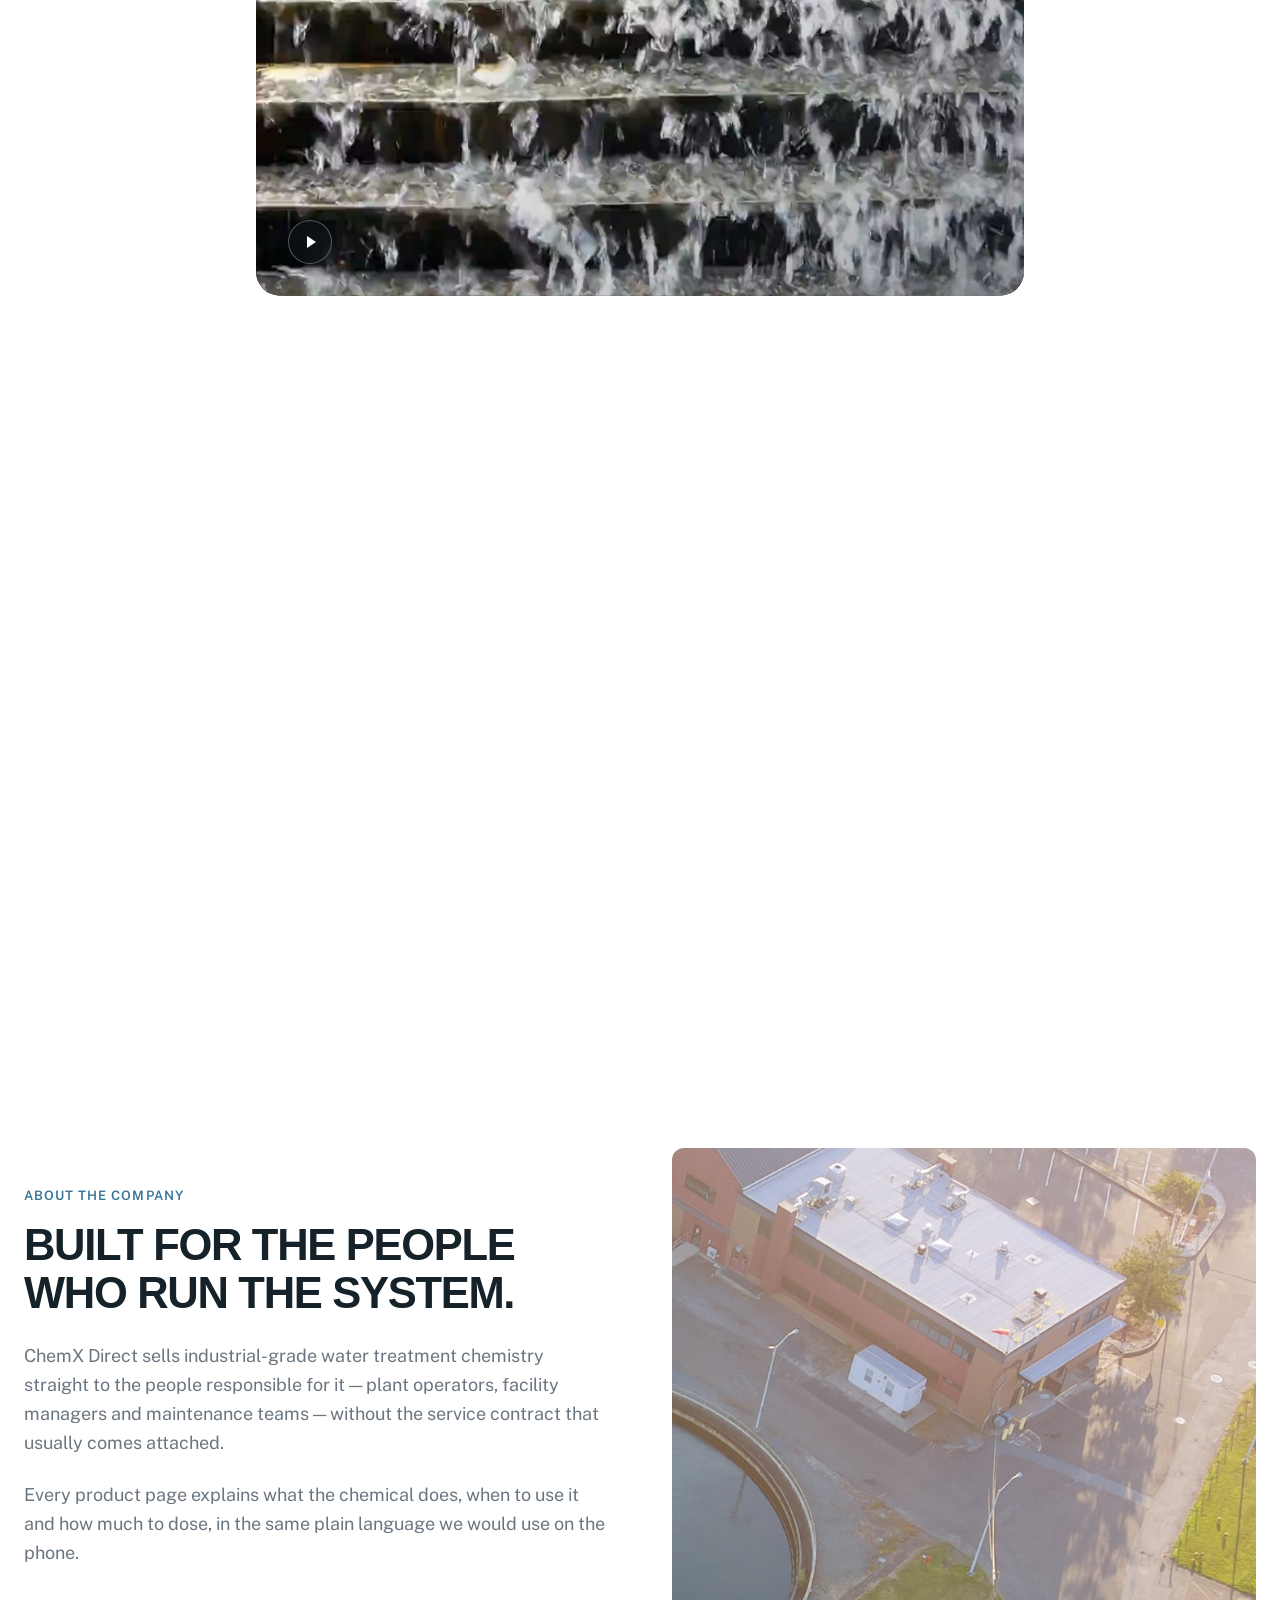
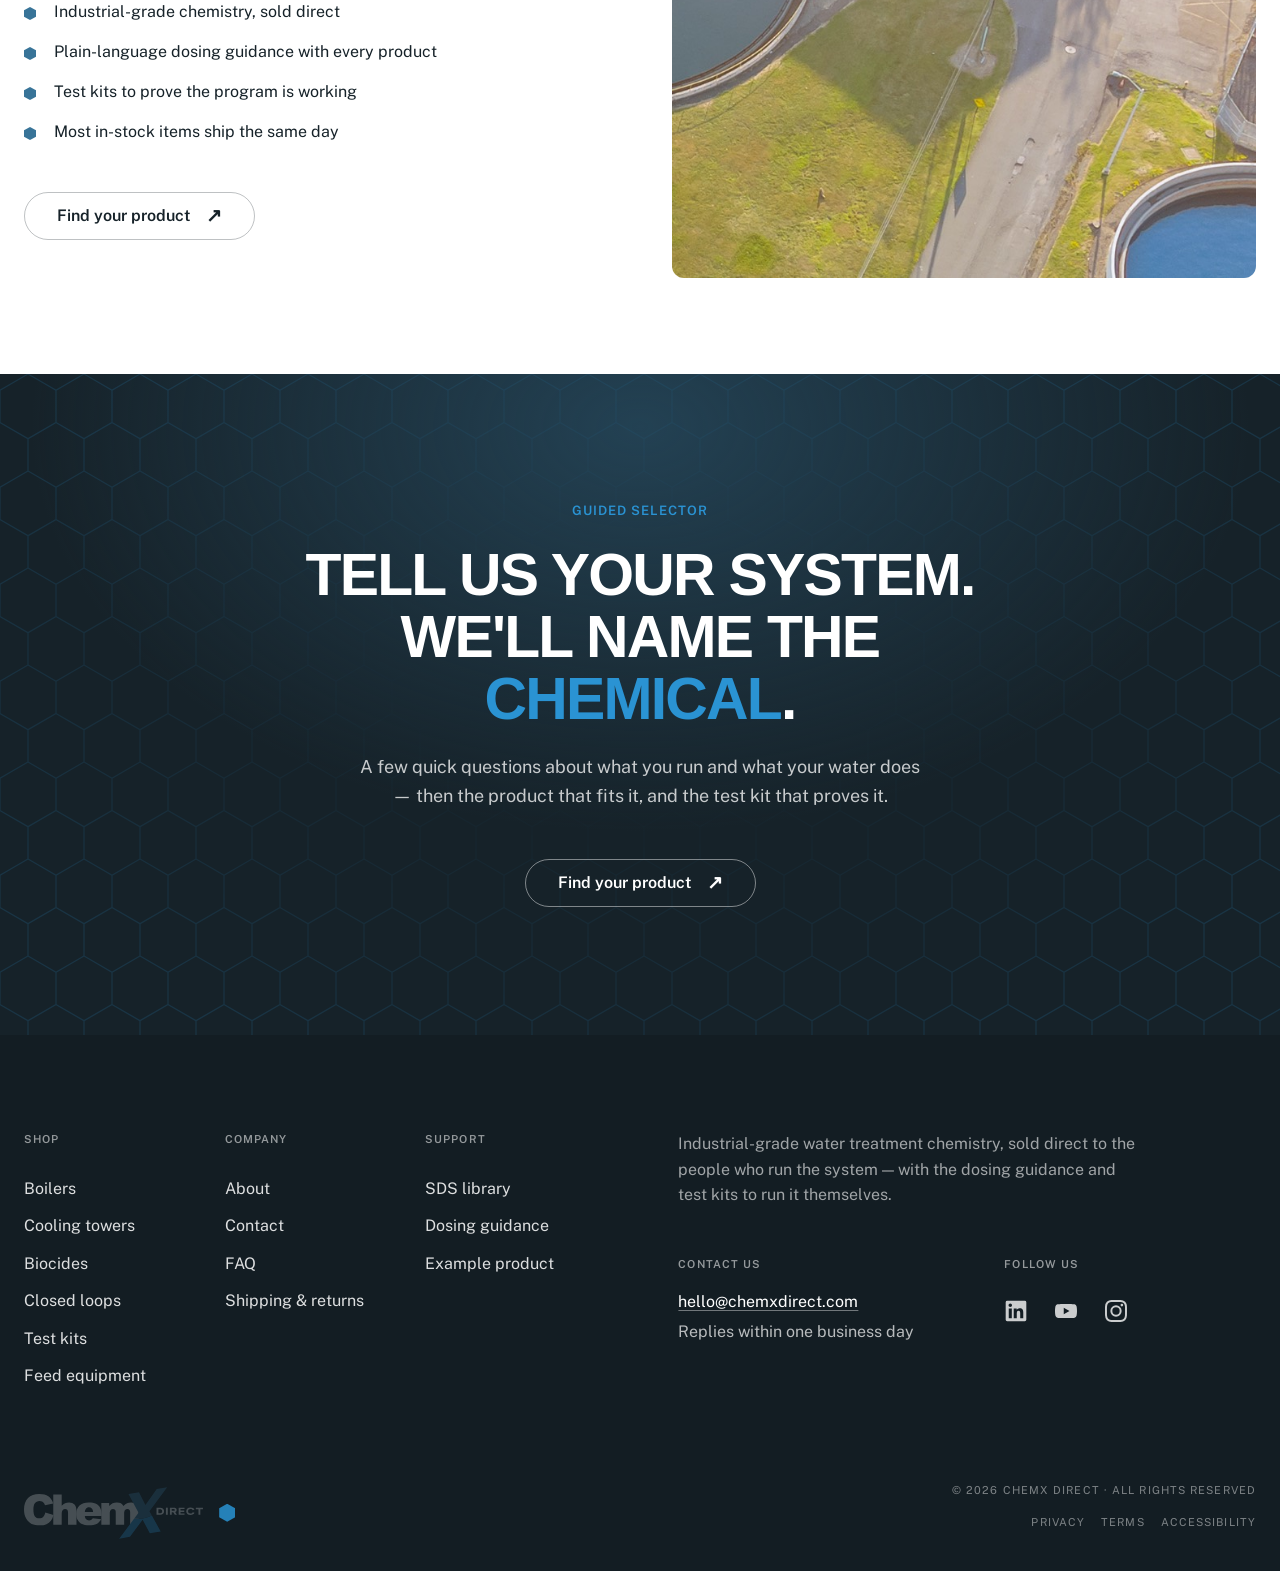
<file: index-v2.html>
<!DOCTYPE html>
<html lang="en">
<head>
  <meta charset="UTF-8" />
  <meta name="viewport" content="width=device-width, initial-scale=1.0" />
  <meta name="robots" content="noindex, nofollow" />
  <title>ChemX Direct — Industrial-Grade Water Treatment, Self-Serve Simple (v2)</title>
  <link rel="preconnect" href="https://fonts.googleapis.com" />
  <link rel="preconnect" href="https://fonts.gstatic.com" crossorigin />
  <link
    href="https://fonts.googleapis.com/css2?family=Fira+Sans:wght@500;700&family=Public+Sans:wght@400;500;600&display=swap"
    rel="stylesheet"
  />
  <link rel="stylesheet" href="css/variables.css?v=2" />
  <link rel="stylesheet" href="css/base.css?v=2" />
  <link rel="stylesheet" href="css/components.css?v=4" />
  <link rel="stylesheet" href="css/chrome.css?v=2" />
  <link rel="stylesheet" href="css/hero-video.css?v=9" />
  <link rel="stylesheet" href="css/hex-ring.css?v=2" />
  <link rel="stylesheet" href="css/video-feature.css?v=5" />
  <link rel="stylesheet" href="css/home-sections.css?v=4" />
  <link rel="stylesheet" href="css/footer.css?v=1" />
</head>
<body>
  <div class="promo-banner">
    <div class="container">
      Free shipping on orders over $500
      <span class="promo-banner__sep">·</span>
      <span class="promo-banner__secondary"
        >Most in-stock items ship same day —
        <a href="#products">shop now</a></span
      >
    </div>
  </div>

  <div class="video-hero" data-video-hero>
    <header class="site-header">
      <div class="container">
        <a class="site-header__logo" href="index-v2.html">
          <img src="images/logo.svg" alt="ChemX Direct" />
        </a>
        <button
          class="site-header__menu-btn"
          type="button"
          data-nav-toggle
          aria-label="Open menu"
          aria-expanded="false"
          aria-controls="site-nav"
        >
          <span></span><span></span><span></span>
        </button>
        <nav class="site-nav" id="site-nav" aria-label="Main">
          <div class="site-nav__item" data-mega-item>
            <button
              class="site-nav__link"
              type="button"
              data-mega-toggle
              aria-expanded="false"
              aria-haspopup="true"
              aria-controls="mega-shop"
            >
              Shop
              <svg class="site-nav__chevron" width="10" height="10" viewBox="0 0 12 12" fill="none" aria-hidden="true">
                <path d="M2 4.5 6 8.5l4-4" stroke="currentColor" stroke-width="1.8" stroke-linecap="round" stroke-linejoin="round"/>
              </svg>
            </button>
            <!-- Filled in by js/main.js from the catalog data files -->
            <div class="mega" id="mega-shop" data-mega></div>
          </div>
          <a href="#">About</a>
          <a href="#">Contact</a>
          <a href="#">FAQ</a>
        </nav>
      </div>
    </header>
    <div class="video-hero__sticky">
      <div class="video-hero__frame" data-video-frame>
        <video class="video-hero__video" data-hero-video muted loop playsinline preload="none"
          poster="images/hero-water-poster.jpg" aria-hidden="true" tabindex="-1">
          <source data-src="videos/hero-water.mp4" type="video/mp4" />
        </video>
        <div class="video-hero__scrim" aria-hidden="true"></div>
      </div>
      <p class="video-hero__statement" data-video-statement>
        <span class="video-hero__statement-line"><span>The right</span> <span>chemistry,</span></span>
        <span class="video-hero__statement-line"><span>delivered to</span> <span>your door.</span></span>
      </p>
      <section class="video-hero__content container" aria-labelledby="hero-title" data-video-copy>
        <h1 class="video-hero__title" id="hero-title" aria-label="Water treatment. Made simple.">
          <span>Water treatment.</span>
          <span class="video-hero__rotator" data-hero-rotator aria-hidden="true">
            <span class="video-hero__rotator-item is-active">Made simple.</span>
            <span class="video-hero__rotator-item">Delivered direct.</span>
            <span class="video-hero__rotator-item">Self-serve simple.</span>
          </span>
        </h1>
        <button class="video-hero__cta" type="button" data-open-quiz>
          Find your product <span aria-hidden="true">↗</span>
        </button>
      </section>
      <div class="video-hero__controls container" data-video-controls>
        <a class="video-hero__scroll" href="#categories" aria-label="Scroll to product categories">
          <span>Explore</span>
          <svg width="20" height="20" viewBox="0 0 24 24" fill="none" aria-hidden="true"><path d="M12 4v16m-6-6 6 6 6-6" stroke="currentColor" stroke-width="1.5" /></svg>
        </a>
        <button class="video-hero__toggle" type="button" data-video-toggle aria-label="Play background video" hidden>
          <svg class="video-hero__pause-icon" width="16" height="16" viewBox="0 0 16 16" fill="currentColor" aria-hidden="true"><path d="M4 3h3v10H4zm5 0h3v10H9z" /></svg>
          <svg class="video-hero__play-icon" width="16" height="16" viewBox="0 0 16 16" fill="currentColor" aria-hidden="true"><path d="m5 2 9 6-9 6z" /></svg>
        </button>
      </div>
    </div>
  </div>

  <main>

    <section class="intro-reveal" aria-label="The ChemX approach">
      <div class="container">
        <p class="intro-reveal__text" data-scroll-sentence>Industrial-grade water treatment, delivered direct and made simple enough to manage yourself.</p>
      </div>
    </section>

  <!-- Icon sprite for the category tabs; drawn once, referenced by <use> -->
  <svg width="0" height="0" style="position: absolute" aria-hidden="true" focusable="false">
    <defs>
          <pattern id="hero-hex" width="56" height="97" patternUnits="userSpaceOnUse">
            <path d="M28 0 56 16.2 56 48.5 28 64.7 0 48.5 0 16.2Z
                     M0 48.5 28 64.7 28 97 0 113.2 -28 97 -28 64.7Z
                     M56 48.5 84 64.7 84 97 56 113.2 28 97 28 64.7Z
                     M0 -48.5 28 -32.3 28 0 0 16.2 -28 0 -28 -32.3Z
                     M56 -48.5 84 -32.3 84 0 56 16.2 28 0 28 -32.3Z" />
          </pattern>
      <symbol id="ic-boiler" viewBox="0 0 24 24"><ellipse cx="12" cy="6" rx="6" ry="2.4"/><path d="M6 6v11.6c0 1.3 2.7 2.4 6 2.4s6-1.1 6-2.4V6"/><path d="M6 13.2h12"/></symbol>
      <symbol id="ic-tower" viewBox="0 0 24 24"><path d="M7.4 3.5h9.2l-1.3 5.2H8.7z"/><path d="M8.7 8.7h6.6L18 20.5H6z"/><path d="M9.2 15.4h5.6"/></symbol>
      <symbol id="ic-biocide" viewBox="0 0 24 24"><path d="M12 3.2c3.4 4.3 5.1 7 5.1 8.9a5.1 5.1 0 1 1-10.2 0c0-1.9 1.7-4.6 5.1-8.9z"/><path d="M9.8 12.5l1.7 1.7 3.1-3.3"/></symbol>
      <symbol id="ic-loop" viewBox="0 0 24 24"><path d="M19 12a7 7 0 0 1-11.4 5.4"/><path d="M5 12a7 7 0 0 1 11.4-5.4"/><path d="M4.4 8.4 5.1 12l3.5-.8"/><path d="M19.6 15.6 18.9 12l-3.5.8"/></symbol>
      <symbol id="ic-test" viewBox="0 0 24 24"><path d="M9.4 3h5.2"/><path d="M10.2 3v14a1.8 1.8 0 0 0 3.6 0V3"/><path d="M10.2 12.4h3.6"/><path d="M17.6 5.4c.9 1.2 1.4 2 1.4 2.5a1.4 1.4 0 0 1-2.8 0c0-.5.5-1.3 1.4-2.5z"/></symbol>
      <symbol id="ic-pump" viewBox="0 0 24 24"><circle cx="9.8" cy="13.4" r="4.7"/><path d="M9.8 8.7V4.4h4.6"/><path d="M14.5 13.4H20"/><path d="m17.4 10.6 2.6 2.8-2.6 2.8"/></symbol>
      <pattern id="final-cta-hex" width="56" height="97" patternUnits="userSpaceOnUse">
        <path fill="none" stroke="#2A93D3" stroke-width="1.2" d="M28 0 56 16.2 56 48.5 28 64.7 0 48.5 0 16.2Z M0 48.5 28 64.7 28 97 0 113.2 -28 97 -28 64.7Z M56 48.5 84 64.7 84 97 56 113.2 28 97 28 64.7Z M0 -48.5 28 -32.3 28 0 0 16.2 -28 0 -28 -32.3Z M56 -48.5 84 -32.3 84 0 56 16.2 28 0 28 -32.3Z" />
      </pattern>
      <!-- Hexagon carousel: clip, copy shade and background lattice -->
      <clipPath id="hex-ring-clip" clipPathUnits="objectBoundingBox">
        <polygon points="0.5,0 1,0.25 1,0.75 0.5,1 0,0.75 0,0.25" />
      </clipPath>
      <linearGradient id="hex-ring-shade" x1="0" y1="0" x2="0" y2="1">
        <stop offset="0" stop-color="#162229" stop-opacity="0.05" />
        <stop offset="0.38" stop-color="#162229" stop-opacity="0.3" />
        <stop offset="0.7" stop-color="#162229" stop-opacity="0.82" />
        <stop offset="1" stop-color="#162229" stop-opacity="0.94" />
      </linearGradient>
      <pattern id="hex-ring-lattice" width="56" height="97" patternUnits="userSpaceOnUse">
        <path fill="none" stroke="#387498" stroke-width="1.2" d="M28 0 56 16.2 56 48.5 28 64.7 0 48.5 0 16.2Z M0 48.5 28 64.7 28 97 0 113.2 -28 97 -28 64.7Z M56 48.5 84 64.7 84 97 56 113.2 28 97 28 64.7Z M0 -48.5 28 -32.3 28 0 0 16.2 -28 0 -28 -32.3Z M56 -48.5 84 -32.3 84 0 56 16.2 28 0 28 -32.3Z" />
      </pattern>
    </defs>
  </svg>

    <!-- Six hexagons orbit a tilted ring; the one in front shows its copy.
         Driven by js/category-ring.js through the data-ring-* hooks. -->
    <section class="hex-ring" id="categories" data-category-ring aria-labelledby="hex-ring-title">
      <svg class="hex-ring__lattice" aria-hidden="true" focusable="false"><rect width="100%" height="100%" fill="url(#hex-ring-lattice)" /></svg>
      <div class="container hex-ring__head">
        <p class="hex-ring__eyebrow">What we carry</p>
        <h2 id="hex-ring-title">Made for your system.</h2>
        <p>Explore the chemistry, testing and equipment that keep it running.</p>
      </div>
      <div class="hex-ring__scene" data-ring-scene>
        <div class="hex-ring__wheel" data-ring-wheel>
          <article class="hex-ring__card" data-ring-card data-category-name="Boilers" style="--card-angle: 0deg" aria-labelledby="hex-card-title-0">
            <div class="hex-ring__float">
              <svg class="hex-ring__shape" viewBox="0 0 100 115.47" aria-hidden="true" focusable="false">
                <image href="images/industrial-tanks.jpg" width="100" height="115.47" preserveAspectRatio="xMidYMid slice" clip-path="url(#hex-ring-clip)" />
                <polygon class="hex-ring__tint" points="50,0 100,28.87 100,86.6 50,115.47 0,86.6 0,28.87" />
                <polygon class="hex-ring__shade" points="50,0 100,28.87 100,86.6 50,115.47 0,86.6 0,28.87" fill="url(#hex-ring-shade)" />
                <polygon class="hex-ring__edge" points="50,0 100,28.87 100,86.6 50,115.47 0,86.6 0,28.87" />
              </svg>
              <div class="hex-ring__body">
                <h3 id="hex-card-title-0">Boilers</h3>
                <p>Keep steam and hot-water systems running with scale and corrosion under control.</p>
                <button class="hex-ring__cta" type="button" data-open-quiz aria-label="Find your boiler product">Find your product <span aria-hidden="true">↗</span></button>
              </div>
            </div>
          </article>
          <article class="hex-ring__card" data-ring-card data-category-name="Cooling towers" style="--card-angle: 60deg" aria-labelledby="hex-card-title-1">
            <div class="hex-ring__float">
              <svg class="hex-ring__shape" viewBox="0 0 100 115.47" aria-hidden="true" focusable="false">
                <image href="images/treatment-plant-aerial.jpg" width="100" height="115.47" preserveAspectRatio="xMidYMid slice" clip-path="url(#hex-ring-clip)" />
                <polygon class="hex-ring__tint" points="50,0 100,28.87 100,86.6 50,115.47 0,86.6 0,28.87" />
                <polygon class="hex-ring__shade" points="50,0 100,28.87 100,86.6 50,115.47 0,86.6 0,28.87" fill="url(#hex-ring-shade)" />
                <polygon class="hex-ring__edge" points="50,0 100,28.87 100,86.6 50,115.47 0,86.6 0,28.87" />
              </svg>
              <div class="hex-ring__body">
                <h3 id="hex-card-title-1">Cooling towers</h3>
                <p>The right chemistry for your make-up water, from the first fill to daily operation.</p>
                <button class="hex-ring__cta" type="button" data-open-quiz aria-label="Find your tower product">Find your product <span aria-hidden="true">↗</span></button>
              </div>
            </div>
          </article>
          <article class="hex-ring__card" data-ring-card data-category-name="Biocides" style="--card-angle: 120deg" aria-labelledby="hex-card-title-2">
            <div class="hex-ring__float">
              <svg class="hex-ring__shape" viewBox="0 0 100 115.47" aria-hidden="true" focusable="false">
                <image href="images/hero-water.jpg" width="100" height="115.47" preserveAspectRatio="xMidYMid slice" clip-path="url(#hex-ring-clip)" />
                <polygon class="hex-ring__tint" points="50,0 100,28.87 100,86.6 50,115.47 0,86.6 0,28.87" />
                <polygon class="hex-ring__shade" points="50,0 100,28.87 100,86.6 50,115.47 0,86.6 0,28.87" fill="url(#hex-ring-shade)" />
                <polygon class="hex-ring__edge" points="50,0 100,28.87 100,86.6 50,115.47 0,86.6 0,28.87" />
              </svg>
              <div class="hex-ring__body">
                <h3 id="hex-card-title-2">Biocides</h3>
                <p>Keep algae and bacteria in check with oxidizing and non-oxidizing treatments.</p>
                <button class="hex-ring__cta" type="button" data-open-quiz aria-label="Find your biocide">Find your product <span aria-hidden="true">↗</span></button>
              </div>
            </div>
          </article>
          <article class="hex-ring__card" data-ring-card data-category-name="Closed loops" style="--card-angle: 180deg" aria-labelledby="hex-card-title-3">
            <div class="hex-ring__float">
              <svg class="hex-ring__shape" viewBox="0 0 100 115.47" aria-hidden="true" focusable="false">
                <image href="images/clarifier-tank.jpg" width="100" height="115.47" preserveAspectRatio="xMidYMid slice" clip-path="url(#hex-ring-clip)" />
                <polygon class="hex-ring__tint" points="50,0 100,28.87 100,86.6 50,115.47 0,86.6 0,28.87" />
                <polygon class="hex-ring__shade" points="50,0 100,28.87 100,86.6 50,115.47 0,86.6 0,28.87" fill="url(#hex-ring-shade)" />
                <polygon class="hex-ring__edge" points="50,0 100,28.87 100,86.6 50,115.47 0,86.6 0,28.87" />
              </svg>
              <div class="hex-ring__body">
                <h3 id="hex-card-title-3">Closed loops</h3>
                <p>Long-lasting protection for the water that stays in your heating and cooling loops.</p>
                <button class="hex-ring__cta" type="button" data-open-quiz aria-label="Find your loop product">Find your product <span aria-hidden="true">↗</span></button>
              </div>
            </div>
          </article>
          <article class="hex-ring__card" data-ring-card data-category-name="Test kits" style="--card-angle: 240deg" aria-labelledby="hex-card-title-4">
            <div class="hex-ring__float">
              <svg class="hex-ring__shape" viewBox="0 0 100 115.47" aria-hidden="true" focusable="false">
                <image href="images/water-sampling.jpg" width="100" height="115.47" preserveAspectRatio="xMidYMid slice" clip-path="url(#hex-ring-clip)" />
                <polygon class="hex-ring__tint" points="50,0 100,28.87 100,86.6 50,115.47 0,86.6 0,28.87" />
                <polygon class="hex-ring__shade" points="50,0 100,28.87 100,86.6 50,115.47 0,86.6 0,28.87" fill="url(#hex-ring-shade)" />
                <polygon class="hex-ring__edge" points="50,0 100,28.87 100,86.6 50,115.47 0,86.6 0,28.87" />
              </svg>
              <div class="hex-ring__body">
                <h3 id="hex-card-title-4">Test kits</h3>
                <p>Simple readings that tell you what your water needs — and prove treatment is working.</p>
                <button class="hex-ring__cta" type="button" data-open-quiz aria-label="Find your test kit">Find your product <span aria-hidden="true">↗</span></button>
              </div>
            </div>
          </article>
          <article class="hex-ring__card" data-ring-card data-category-name="Feed equipment" style="--card-angle: 300deg" aria-labelledby="hex-card-title-5">
            <div class="hex-ring__float">
              <svg class="hex-ring__shape" viewBox="0 0 100 115.47" aria-hidden="true" focusable="false">
                <image href="images/ibc-totes.jpg" width="100" height="115.47" preserveAspectRatio="xMidYMid slice" clip-path="url(#hex-ring-clip)" />
                <polygon class="hex-ring__tint" points="50,0 100,28.87 100,86.6 50,115.47 0,86.6 0,28.87" />
                <polygon class="hex-ring__shade" points="50,0 100,28.87 100,86.6 50,115.47 0,86.6 0,28.87" fill="url(#hex-ring-shade)" />
                <polygon class="hex-ring__edge" points="50,0 100,28.87 100,86.6 50,115.47 0,86.6 0,28.87" />
              </svg>
              <div class="hex-ring__body">
                <h3 id="hex-card-title-5">Feed equipment</h3>
                <p>Pumps, injectors and fittings that make the right dose part of your daily routine.</p>
                <button class="hex-ring__cta" type="button" data-open-quiz aria-label="Find your feed setup">Find your product <span aria-hidden="true">↗</span></button>
              </div>
            </div>
          </article>
        </div>
      </div>
      <div class="hex-ring__controls" data-ring-controls hidden>
        <button class="hex-ring__arrow" type="button" data-ring-prev aria-label="Previous category"><svg viewBox="0 0 24 24" width="20" height="20" fill="none" aria-hidden="true"><path d="M19 12H5m6-6-6 6 6 6" stroke="currentColor" stroke-width="1.5" /></svg></button>
        <div class="hex-ring__dots" role="group" aria-label="Choose a product category">
          <button class="hex-ring__dot" type="button" data-ring-go="0" aria-label="Show boilers" aria-pressed="true"><span></span></button>
          <button class="hex-ring__dot" type="button" data-ring-go="1" aria-label="Show cooling towers" aria-pressed="false"><span></span></button>
          <button class="hex-ring__dot" type="button" data-ring-go="2" aria-label="Show biocides" aria-pressed="false"><span></span></button>
          <button class="hex-ring__dot" type="button" data-ring-go="3" aria-label="Show closed loops" aria-pressed="false"><span></span></button>
          <button class="hex-ring__dot" type="button" data-ring-go="4" aria-label="Show test kits" aria-pressed="false"><span></span></button>
          <button class="hex-ring__dot" type="button" data-ring-go="5" aria-label="Show feed equipment" aria-pressed="false"><span></span></button>
        </div>
        <button class="hex-ring__arrow" type="button" data-ring-next aria-label="Next category"><svg viewBox="0 0 24 24" width="20" height="20" fill="none" aria-hidden="true"><path d="M5 12h14m-6-6 6 6-6 6" stroke="currentColor" stroke-width="1.5" /></svg></button>
      </div>
      <p class="hex-ring__status" data-ring-status aria-live="polite" aria-atomic="true" hidden>01 / 06 — Boilers</p>
    </section>

    <!-- Client logos on a two-track belt; swap the placeholder SVGs in
         images/logos/ for the real marks. -->
    <section class="logo-marquee" aria-labelledby="logo-marquee-title">
      <div class="container">
        <p class="logo-marquee__eyebrow" id="logo-marquee-title">Companies we work with</p>
      </div>
      <div class="logo-marquee__viewport">
        <ul class="logo-marquee__track">
            <li class="logo-marquee__item"><img src="images/logos/client-01.svg" alt="Client 01" width="208" height="40" decoding="async" /></li>
            <li class="logo-marquee__item"><img src="images/logos/client-02.svg" alt="Client 02" width="208" height="40" decoding="async" /></li>
            <li class="logo-marquee__item"><img src="images/logos/client-03.svg" alt="Client 03" width="208" height="40" decoding="async" /></li>
            <li class="logo-marquee__item"><img src="images/logos/client-04.svg" alt="Client 04" width="208" height="40" decoding="async" /></li>
            <li class="logo-marquee__item"><img src="images/logos/client-05.svg" alt="Client 05" width="208" height="40" decoding="async" /></li>
            <li class="logo-marquee__item"><img src="images/logos/client-06.svg" alt="Client 06" width="208" height="40" decoding="async" /></li>
            <li class="logo-marquee__item"><img src="images/logos/client-07.svg" alt="Client 07" width="208" height="40" decoding="async" /></li>
            <li class="logo-marquee__item"><img src="images/logos/client-08.svg" alt="Client 08" width="208" height="40" decoding="async" /></li>
        </ul>
        <ul class="logo-marquee__track" aria-hidden="true">
            <li class="logo-marquee__item"><img src="images/logos/client-01.svg" alt="Client 01" width="208" height="40" decoding="async" /></li>
            <li class="logo-marquee__item"><img src="images/logos/client-02.svg" alt="Client 02" width="208" height="40" decoding="async" /></li>
            <li class="logo-marquee__item"><img src="images/logos/client-03.svg" alt="Client 03" width="208" height="40" decoding="async" /></li>
            <li class="logo-marquee__item"><img src="images/logos/client-04.svg" alt="Client 04" width="208" height="40" decoding="async" /></li>
            <li class="logo-marquee__item"><img src="images/logos/client-05.svg" alt="Client 05" width="208" height="40" decoding="async" /></li>
            <li class="logo-marquee__item"><img src="images/logos/client-06.svg" alt="Client 06" width="208" height="40" decoding="async" /></li>
            <li class="logo-marquee__item"><img src="images/logos/client-07.svg" alt="Client 07" width="208" height="40" decoding="async" /></li>
            <li class="logo-marquee__item"><img src="images/logos/client-08.svg" alt="Client 08" width="208" height="40" decoding="async" /></li>
        </ul>
        <ul class="logo-marquee__track" aria-hidden="true">
            <li class="logo-marquee__item"><img src="images/logos/client-01.svg" alt="Client 01" width="208" height="40" decoding="async" /></li>
            <li class="logo-marquee__item"><img src="images/logos/client-02.svg" alt="Client 02" width="208" height="40" decoding="async" /></li>
            <li class="logo-marquee__item"><img src="images/logos/client-03.svg" alt="Client 03" width="208" height="40" decoding="async" /></li>
            <li class="logo-marquee__item"><img src="images/logos/client-04.svg" alt="Client 04" width="208" height="40" decoding="async" /></li>
            <li class="logo-marquee__item"><img src="images/logos/client-05.svg" alt="Client 05" width="208" height="40" decoding="async" /></li>
            <li class="logo-marquee__item"><img src="images/logos/client-06.svg" alt="Client 06" width="208" height="40" decoding="async" /></li>
            <li class="logo-marquee__item"><img src="images/logos/client-07.svg" alt="Client 07" width="208" height="40" decoding="async" /></li>
            <li class="logo-marquee__item"><img src="images/logos/client-08.svg" alt="Client 08" width="208" height="40" decoding="async" /></li>
        </ul>
      </div>
    </section>
    <!-- Video grows from an inset frame to full bleed; copy in a glass panel -->
    <section class="video-feature" data-video-feature aria-labelledby="video-feature-title">
      <div class="video-feature__sticky">
        <div class="video-feature__frame">
          <video class="video-feature__video" muted loop playsinline preload="none"
            poster="images/feature-water-cascade-poster.jpg" aria-hidden="true" tabindex="-1">
            <source data-src="videos/feature-water-cascade.mp4" type="video/mp4" />
          </video>
          <div class="video-feature__scrim" aria-hidden="true"></div>
        </div>
        <div class="container video-feature__inner" data-video-feature-copy>
          <div class="video-feature__panel">
            <h2 id="video-feature-title">Treatment you can see working.</h2>
            <p>Every product comes with plain-language dosing guidance and the test kit that proves it's doing its job, so you can run your own program with confidence.</p>
            <button class="btn btn--line btn--line-light" type="button" data-open-quiz>Find your product <span aria-hidden="true">↗</span></button>
          </div>
        </div>
        <button class="video-feature__toggle" type="button" data-video-feature-toggle aria-label="Play background video" hidden>
          <svg class="video-feature__pause-icon" width="16" height="16" viewBox="0 0 16 16" fill="currentColor" aria-hidden="true"><path d="M4 3h3v10H4zm5 0h3v10H9z" /></svg>
          <svg class="video-feature__play-icon" width="16" height="16" viewBox="0 0 16 16" fill="currentColor" aria-hidden="true"><path d="m5 2 9 6-9 6z" /></svg>
        </button>
      </div>
    </section>

    <!-- Two-column about: copy left, photo right -->
    <section class="about" aria-labelledby="about-title">
      <div class="container about__grid">
        <div class="about__copy">
          <p class="about__eyebrow">About the company</p>
          <h2 id="about-title">Built for the people who run the system.</h2>
          <p>ChemX Direct sells industrial-grade water treatment chemistry straight to the people responsible for it — plant operators, facility managers and maintenance teams — without the service contract that usually comes attached.</p>
          <p>Every product page explains what the chemical does, when to use it and how much to dose, in the same plain language we would use on the phone.</p>
          <ul class="about__list">
            <li>Industrial-grade chemistry, sold direct</li>
            <li>Plain-language dosing guidance with every product</li>
            <li>Test kits to prove the program is working</li>
            <li>Most in-stock items ship the same day</li>
          </ul>
          <button class="btn btn--line" type="button" data-open-quiz>Find your product <span aria-hidden="true">↗</span></button>
        </div>
        <div class="about__media">
          <img src="images/plant-site.jpg" alt="Treatment equipment on a plant site" loading="lazy" decoding="async" />
        </div>
      </div>
    </section>

    <!-- Closing CTA -->
    <section class="final-cta" aria-labelledby="final-cta-title">
      <svg class="final-cta__lattice" aria-hidden="true" focusable="false"><rect width="100%" height="100%" fill="url(#final-cta-hex)" /></svg>
      <div class="container final-cta__inner">
        <p class="eyebrow eyebrow--light final-cta__eyebrow">Guided selector</p>
        <h2 id="final-cta-title">Tell us your system.<br />We'll name the <em>chemical</em>.</h2>
        <p class="final-cta__lede text-body-lg">A few quick questions about what you run and what your water does — then the product that fits it, and the test kit that proves it.</p>
        <button class="btn btn--line btn--line-light" type="button" data-open-quiz>Find your product <span aria-hidden="true">↗</span></button>
      </div>
    </section>
  </main>

  <!-- Site footer -->
  <footer class="footer" id="contact">
    <div class="container footer__inner">
      <div class="footer__halves">
        <div class="footer__columns">
          <div class="footer__column">
            <p class="footer__label">Shop</p>
            <ul class="footer__list">
              <li><a href="index.html#categories">Boilers</a></li>
              <li><a href="index.html#categories">Cooling towers</a></li>
              <li><a href="index.html#categories">Biocides</a></li>
              <li><a href="index.html#categories">Closed loops</a></li>
              <li><a href="index.html#categories">Test kits</a></li>
              <li><a href="index.html#categories">Feed equipment</a></li>
            </ul>
          </div>
          <div class="footer__column">
            <p class="footer__label">Company</p>
            <ul class="footer__list">
              <li><a href="#">About</a></li>
              <li><a href="#">Contact</a></li>
              <li><a href="#">FAQ</a></li>
              <li><a href="#">Shipping &amp; returns</a></li>
            </ul>
          </div>
          <div class="footer__column">
            <p class="footer__label">Support</p>
            <ul class="footer__list">
              <li><a href="#">SDS library</a></li>
              <li><a href="#">Dosing guidance</a></li>
              <li><a href="product.html">Example product</a></li>
            </ul>
          </div>
        </div>
        <div class="footer__right">
          <p class="footer__blurb">Industrial-grade water treatment chemistry, sold direct to the people who run the system — with the dosing guidance and test kits to run it themselves.</p>
          <div class="footer__info">
            <div class="footer__tile">
              <p class="footer__label">Contact us</p>
              <ul class="footer__contact">
                <li><a href="mailto:hello@chemxdirect.com">hello@chemxdirect.com</a></li>
                <li>Replies within one business day</li>
              </ul>
            </div>
            <div class="footer__tile">
              <p class="footer__label">Follow us</p>
              <div class="footer__socials">
                <a class="footer__social" href="#" aria-label="ChemX Direct on LinkedIn"><svg viewBox="0 0 24 24" fill="currentColor" aria-hidden="true"><path d="M19.92 19.92h-3.33v-5.22c0-1.25-.02-2.85-1.74-2.85-1.73 0-2 1.36-2 2.76v5.31H9.52V9.18h3.2v1.47h.04a3.51 3.51 0 0 1 3.16-1.73c3.38 0 4 2.22 4 5.11ZM5.76 7.72a1.94 1.94 0 1 1 1.93-1.94 1.93 1.93 0 0 1-1.93 1.94Zm1.66 12.2H4.09V9.18h3.33ZM21.58.75H2.41A1.65 1.65 0 0 0 .75 2.37v19.26a1.65 1.65 0 0 0 1.66 1.62h19.17a1.66 1.66 0 0 0 1.67-1.62V2.37A1.66 1.66 0 0 0 21.58.75Z"/></svg></a>
                <a class="footer__social" href="#" aria-label="ChemX Direct on YouTube"><svg viewBox="0 0 24 24" fill="currentColor" aria-hidden="true"><path d="M23.5 6.9a3.02 3.02 0 0 0-2.12-2.14C19.5 4.25 12 4.25 12 4.25s-7.5 0-9.38.51A3.02 3.02 0 0 0 .5 6.9C0 8.79 0 12 0 12s0 3.21.5 5.1a3.02 3.02 0 0 0 2.12 2.14c1.88.51 9.38.51 9.38.51s7.5 0 9.38-.51a3.02 3.02 0 0 0 2.12-2.14c.5-1.89.5-5.1.5-5.1s0-3.21-.5-5.1ZM9.55 15.57V8.43L15.82 12Z"/></svg></a>
                <a class="footer__social" href="#" aria-label="ChemX Direct on Instagram"><svg viewBox="0 0 24 24" fill="currentColor" aria-hidden="true"><path d="M12 5.84A6.16 6.16 0 1 0 18.16 12 6.17 6.17 0 0 0 12 5.84Zm0 10.16A4 4 0 1 1 16 12a4 4 0 0 1-4 4Zm7.85-10.41a1.44 1.44 0 1 1-1.44-1.44 1.44 1.44 0 0 1 1.44 1.44Zm3.52-1.45a9.1 9.1 0 0 0-1.39-2.13A7.4 7.4 0 0 0 16.95.07C15.67.01 15.26 0 12 0S8.33.01 7.05.07a7.4 7.4 0 0 0-5.04 1.95A7.4 7.4 0 0 0 .07 7.05C.01 8.33 0 8.74 0 12s.01 3.67.07 4.95a7.42 7.42 0 0 0 1.94 5.04 7.44 7.44 0 0 0 5.04 1.94c1.28.06 1.69.07 4.95.07s3.67-.01 4.95-.07a7.42 7.42 0 0 0 5.04-1.94 7.46 7.46 0 0 0 1.94-5.04c.06-1.28.07-1.69.07-4.95s-.01-3.67-.07-4.95a7.6 7.6 0 0 0-.56-2.91ZM21.77 16.85a5.6 5.6 0 0 1-1.31 3.61 5.6 5.6 0 0 1-3.61 1.31c-1.27.06-1.65.07-4.85.07s-3.58-.01-4.85-.07a5.63 5.63 0 0 1-3.61-1.31 5.66 5.66 0 0 1-1.31-3.61c-.06-1.27-.07-1.64-.07-4.85s.01-3.58.07-4.85a5.63 5.63 0 0 1 1.31-3.61 5.65 5.65 0 0 1 3.61-1.31C8.42 2.17 8.8 2.16 12 2.16s3.58.01 4.85.07a5.65 5.65 0 0 1 3.61 1.31 5.66 5.66 0 0 1 1.31 3.61c.06 1.27.07 1.64.07 4.85s-.01 3.58-.07 4.85Z"/></svg></a>
              </div>
            </div>
          </div>
        </div>
      </div>
      <div class="footer__base">
        <a class="footer__mark" href="index-v2.html" aria-label="ChemX Direct home">
          <img src="images/logo.svg" alt="" />
        </a>
        <div class="footer__legal">
          <p>© 2026 ChemX Direct · All rights reserved</p>
          <ul class="footer__legal-links">
            <li><a href="#">Privacy</a></li>
            <li><a href="#">Terms</a></li>
            <li><a href="#">Accessibility</a></li>
          </ul>
        </div>
      </div>
    </div>
  </footer>


  <!-- Guided selector — slide-out quiz modal, driven by data/decision-tree.json
       and data/product-test-equipment-map.json. Content is filled in by
       js/main.js once those files load. -->
  <div class="quiz-modal" data-quiz-modal aria-hidden="true">
    <div class="quiz-modal__backdrop" data-quiz-close></div>
    <div
      class="quiz-modal__panel"
      role="dialog"
      aria-modal="true"
      aria-labelledby="quiz-modal-title"
    >
      <div class="quiz-modal__header">
        <div>
          <p class="quiz-modal__eyebrow">Guided selector</p>
          <h2 class="quiz-modal__title" id="quiz-modal-title">Find your product</h2>
        </div>
        <button class="quiz-modal__close" type="button" data-quiz-close aria-label="Close">
          <svg width="18" height="18" viewBox="0 0 18 18" fill="none" aria-hidden="true">
            <path d="M2 2l14 14M16 2 2 16" stroke="currentColor" stroke-width="2" stroke-linecap="round"/>
          </svg>
        </button>
      </div>
      <div class="quiz-modal__body" data-quiz-body></div>
    </div>
  </div>

  <script src="js/main.js?v=15"></script>
  <script src="js/hero-video.js?v=4"></script>
  <script src="js/category-ring.js?v=3"></script>
  <script src="js/video-feature.js?v=2"></script>
</body>
</html>
</file>
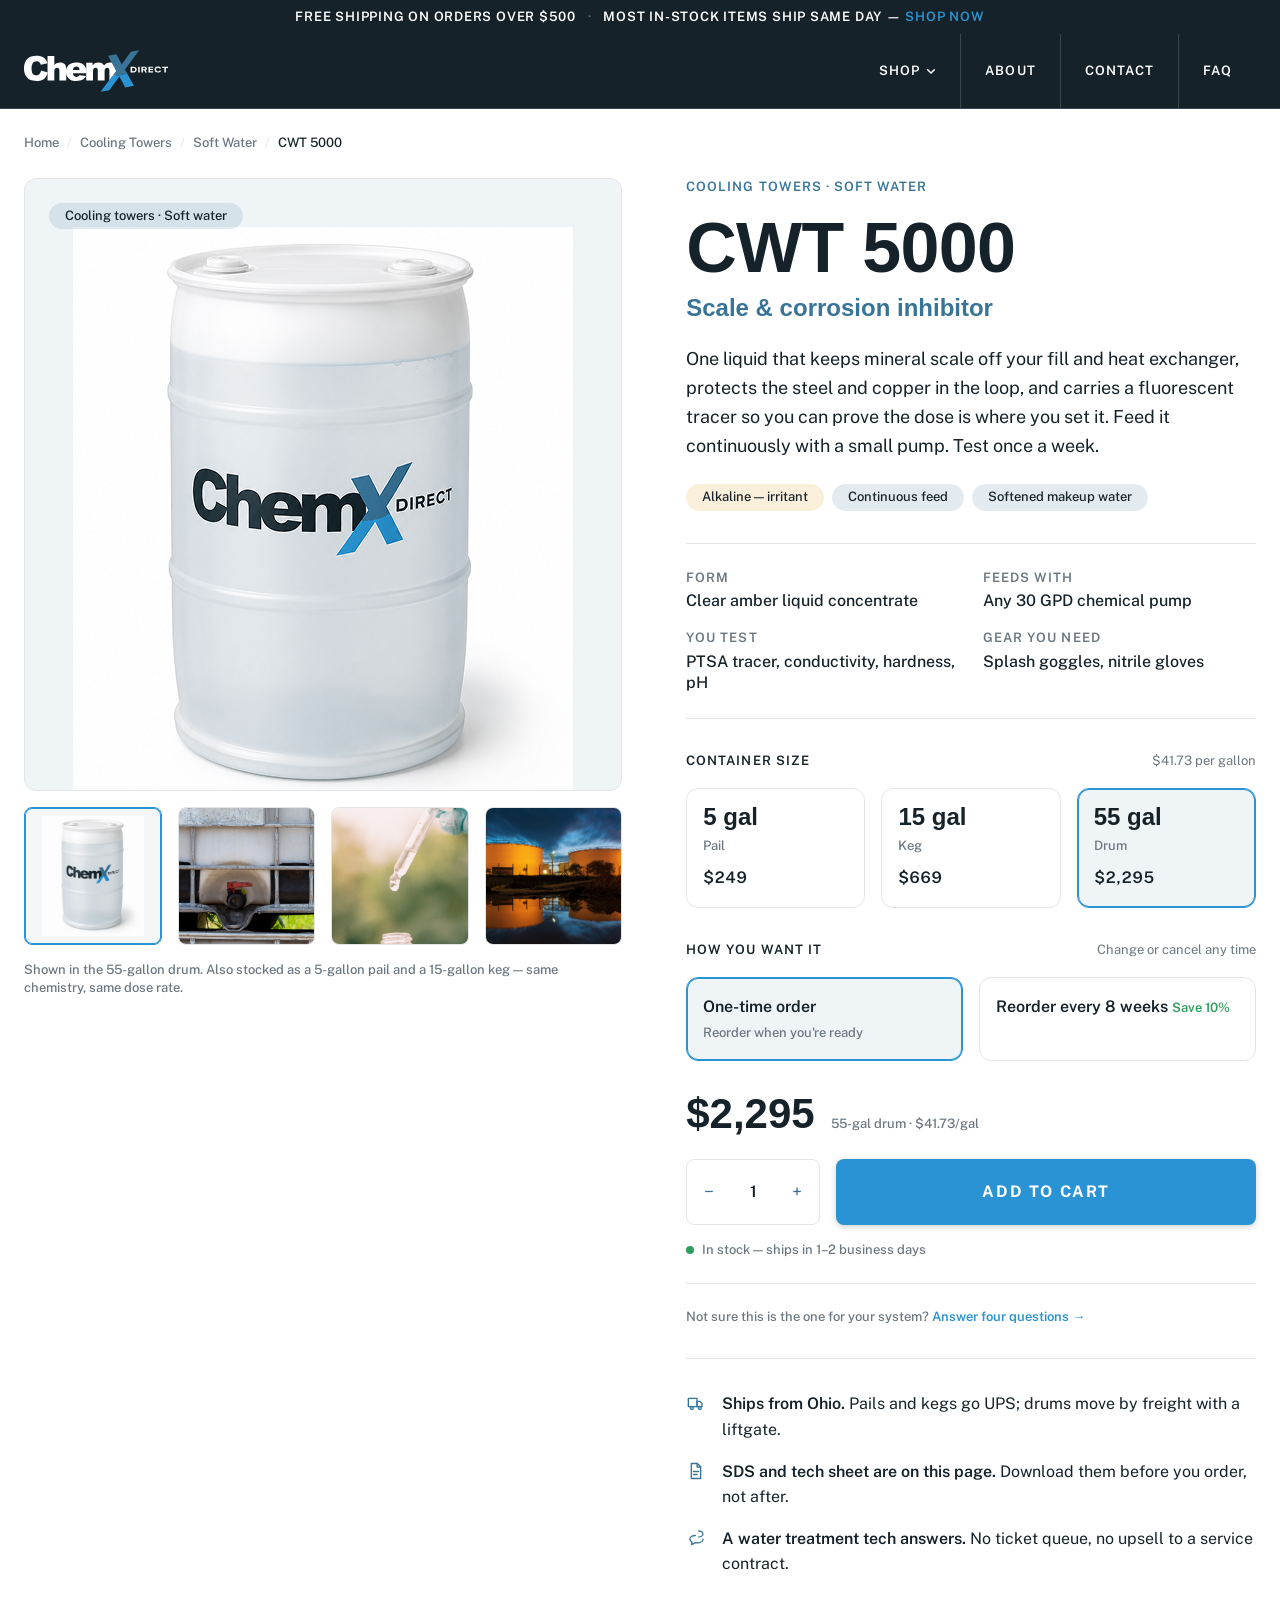
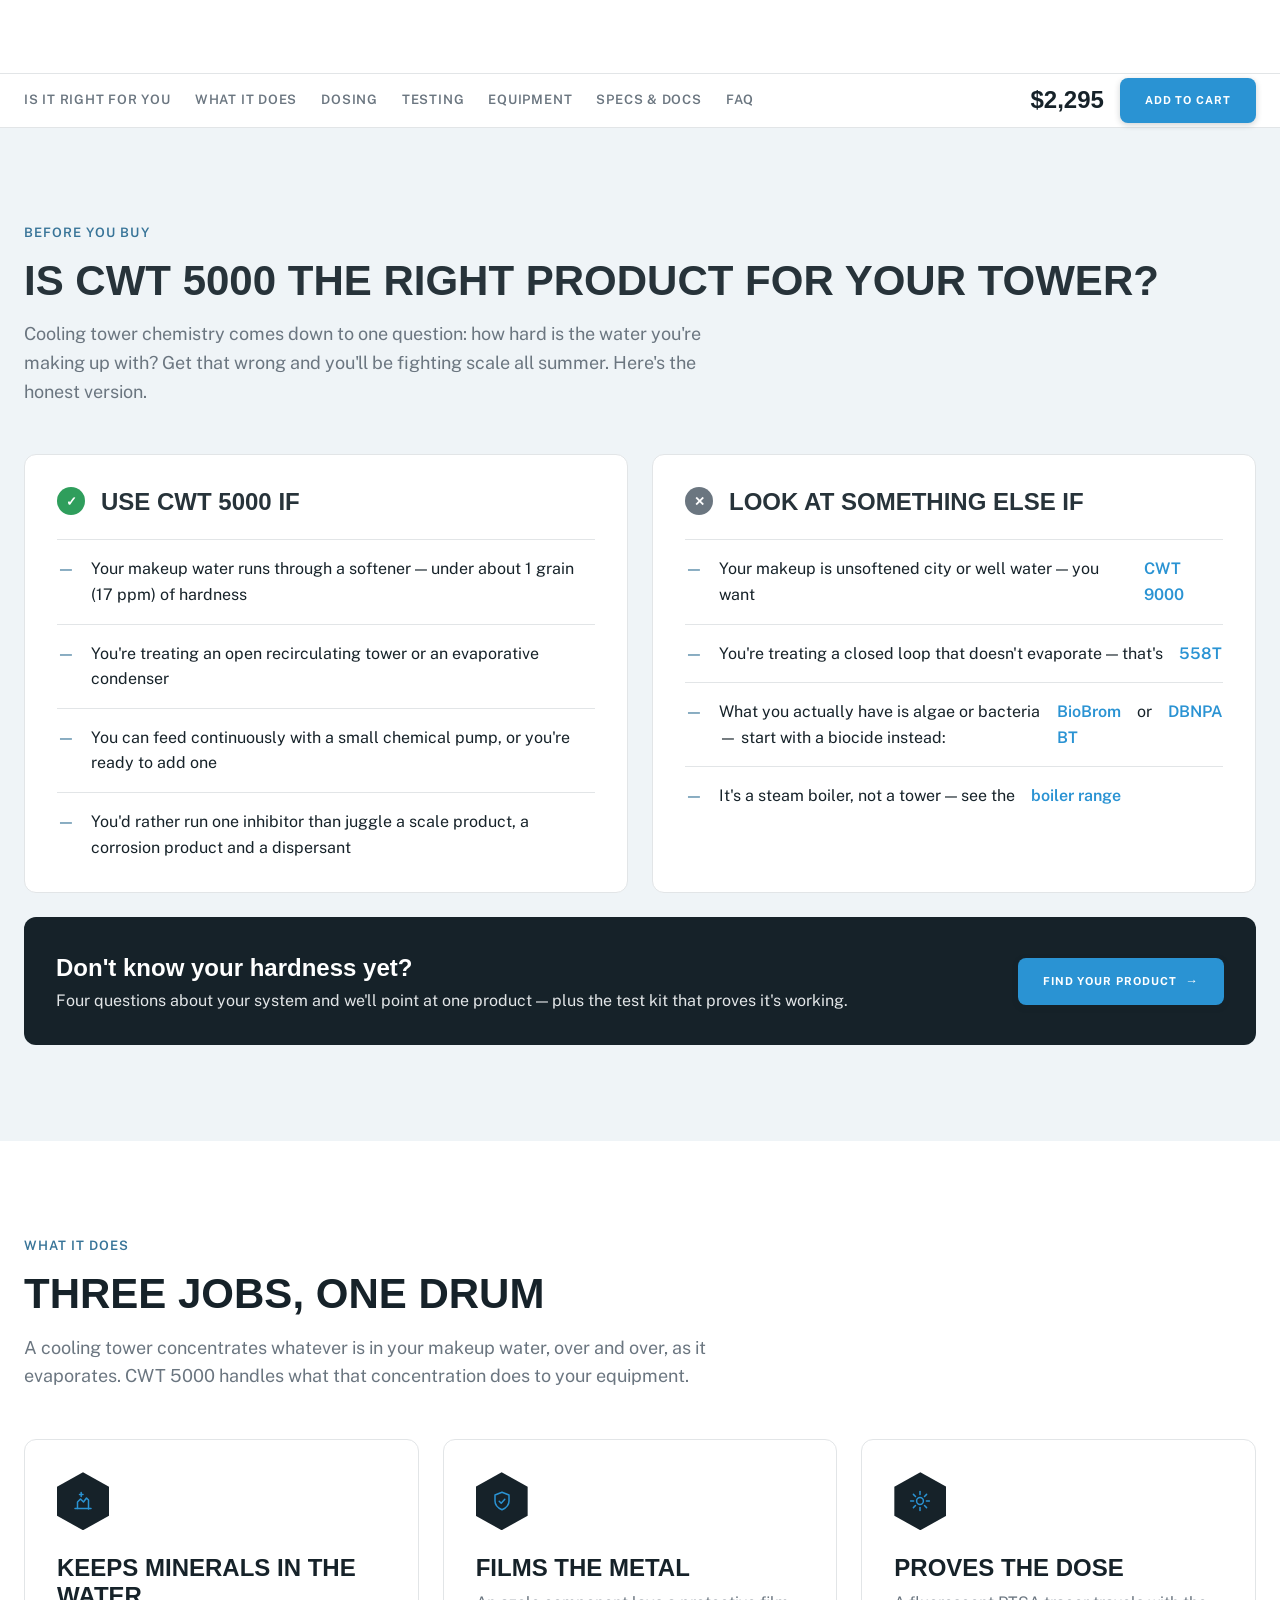
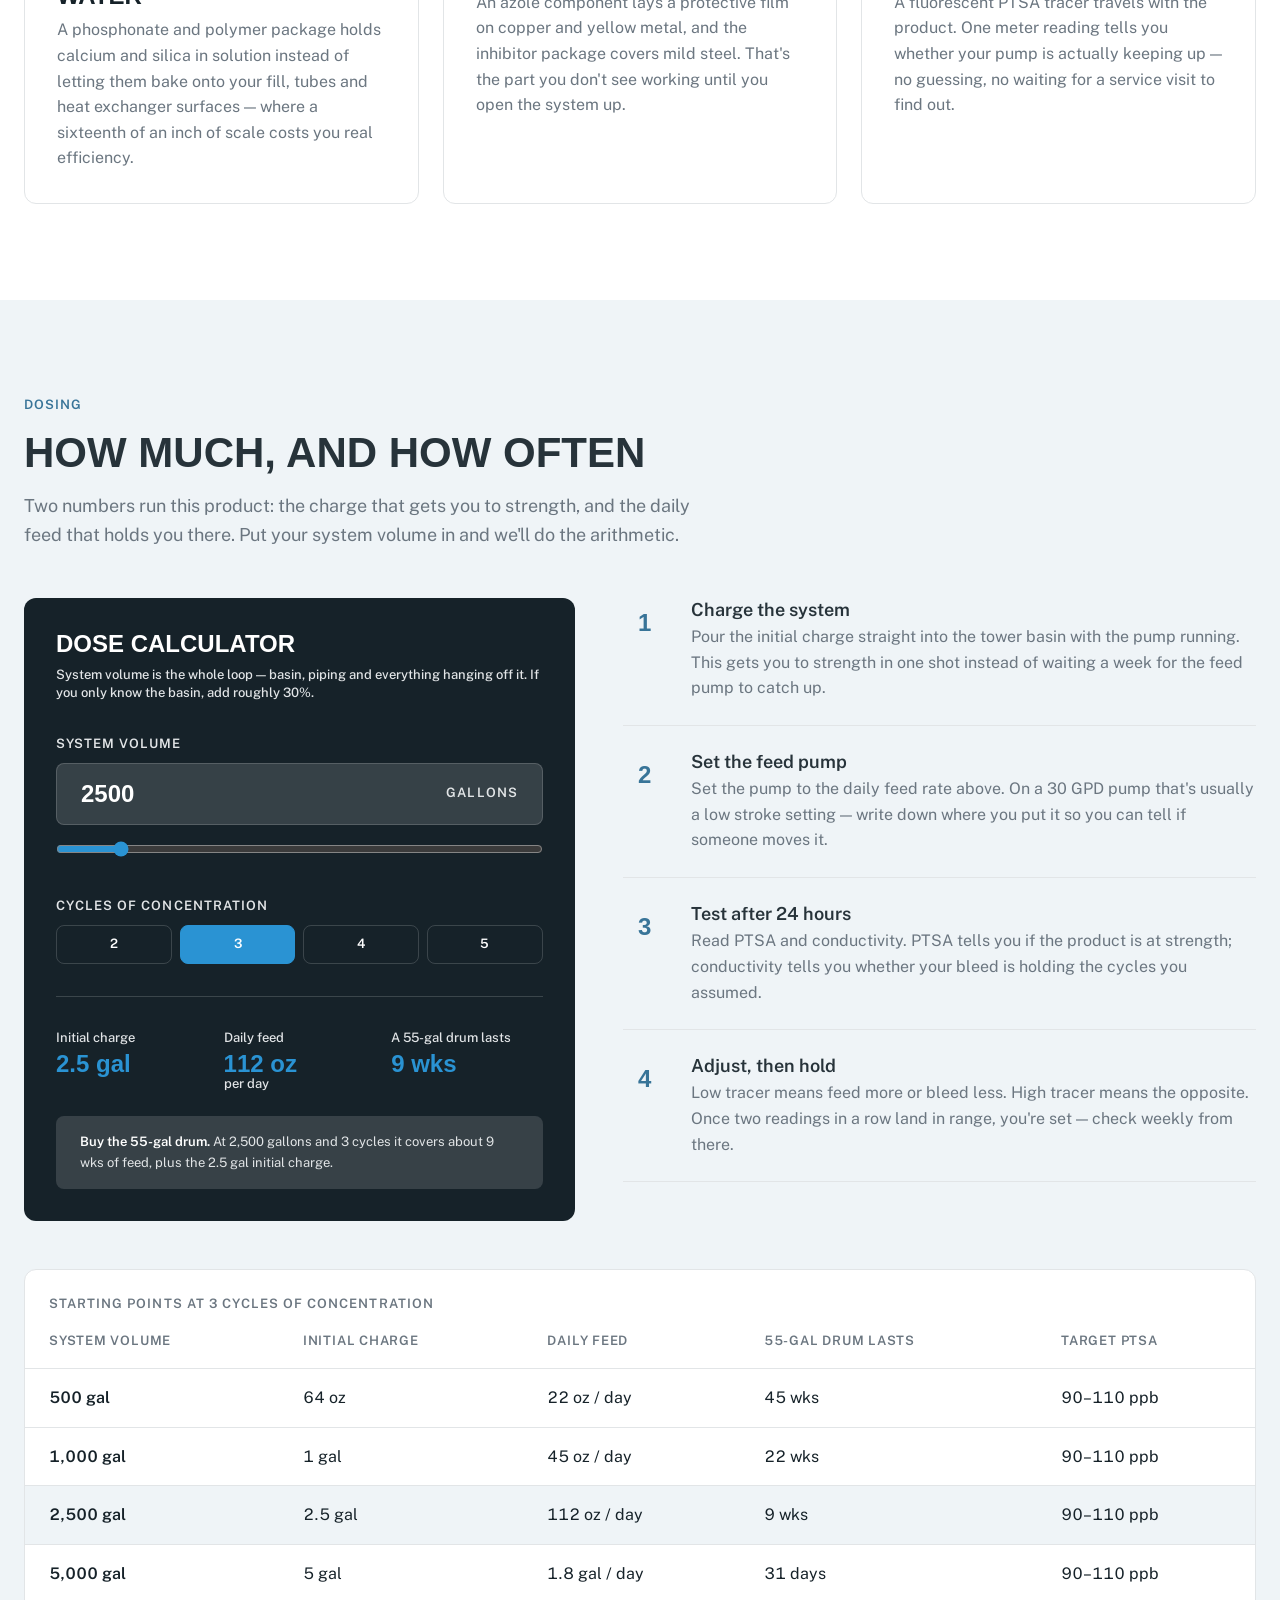
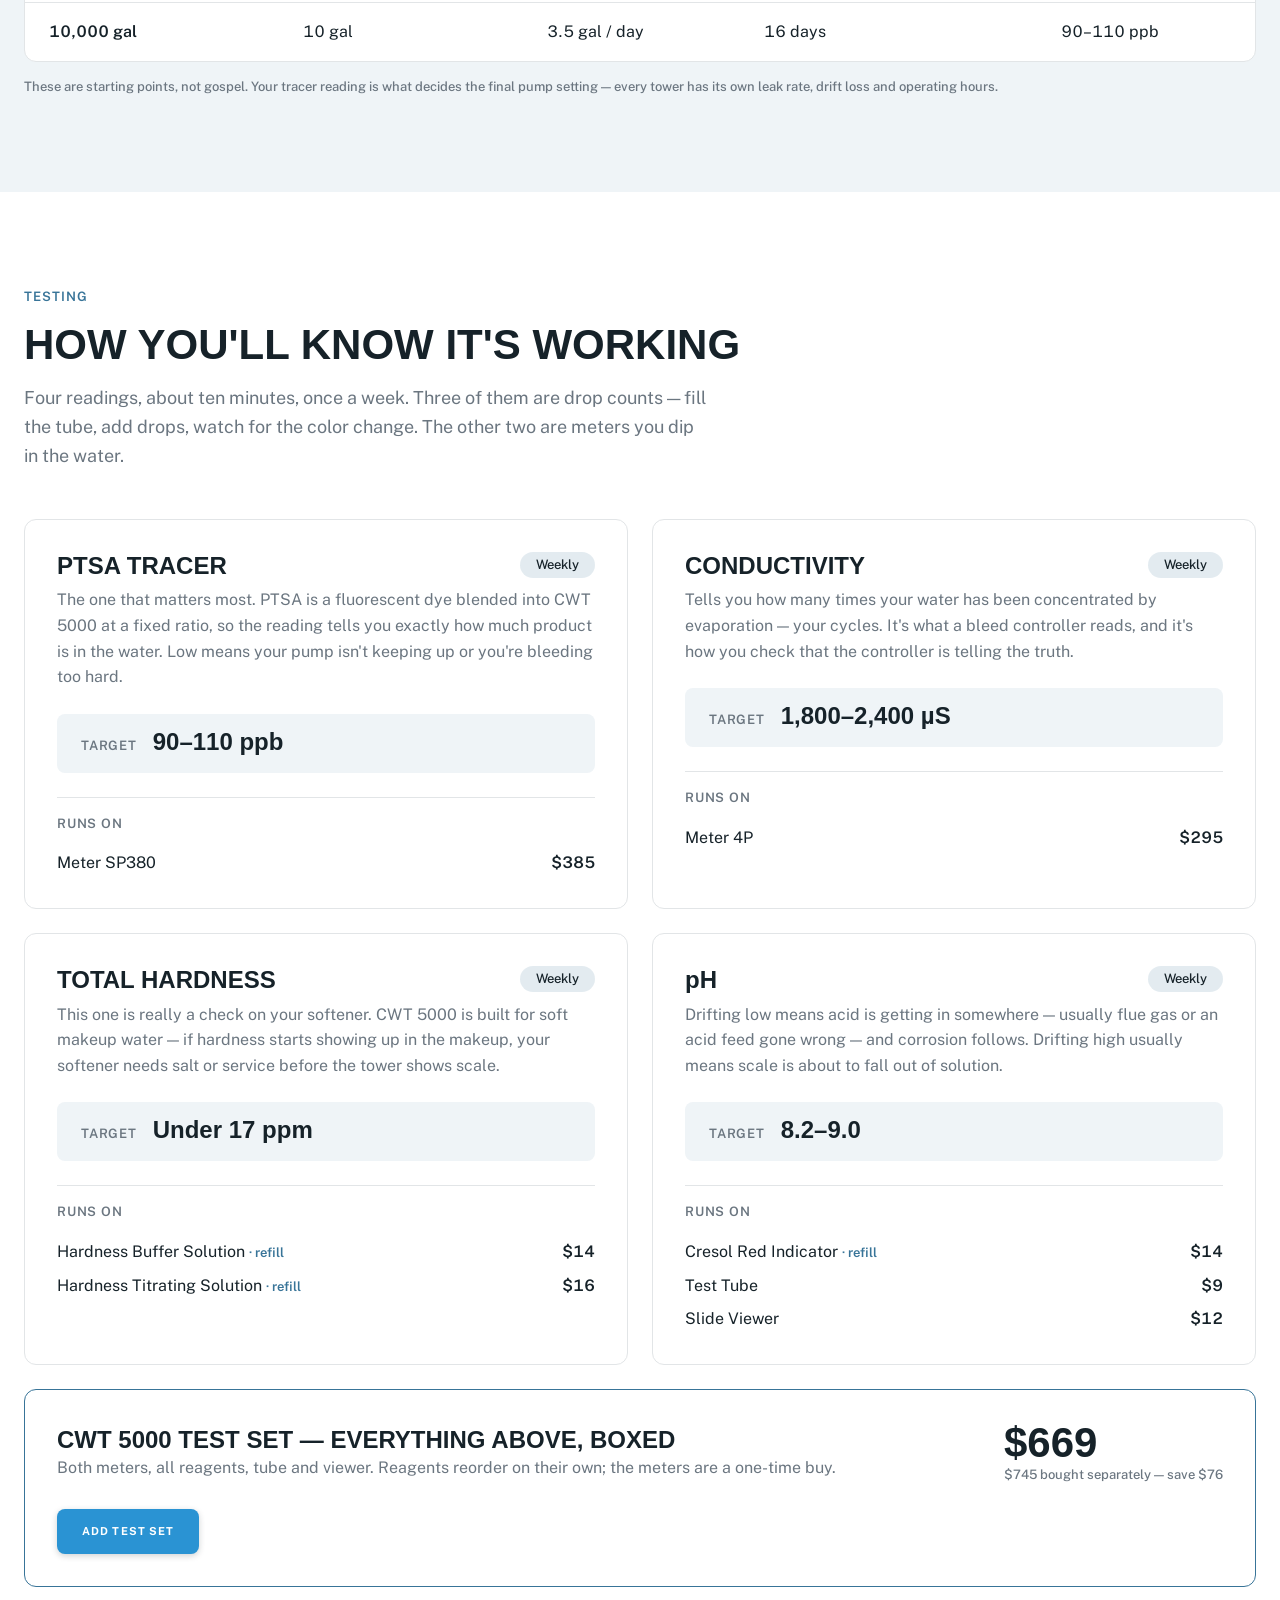
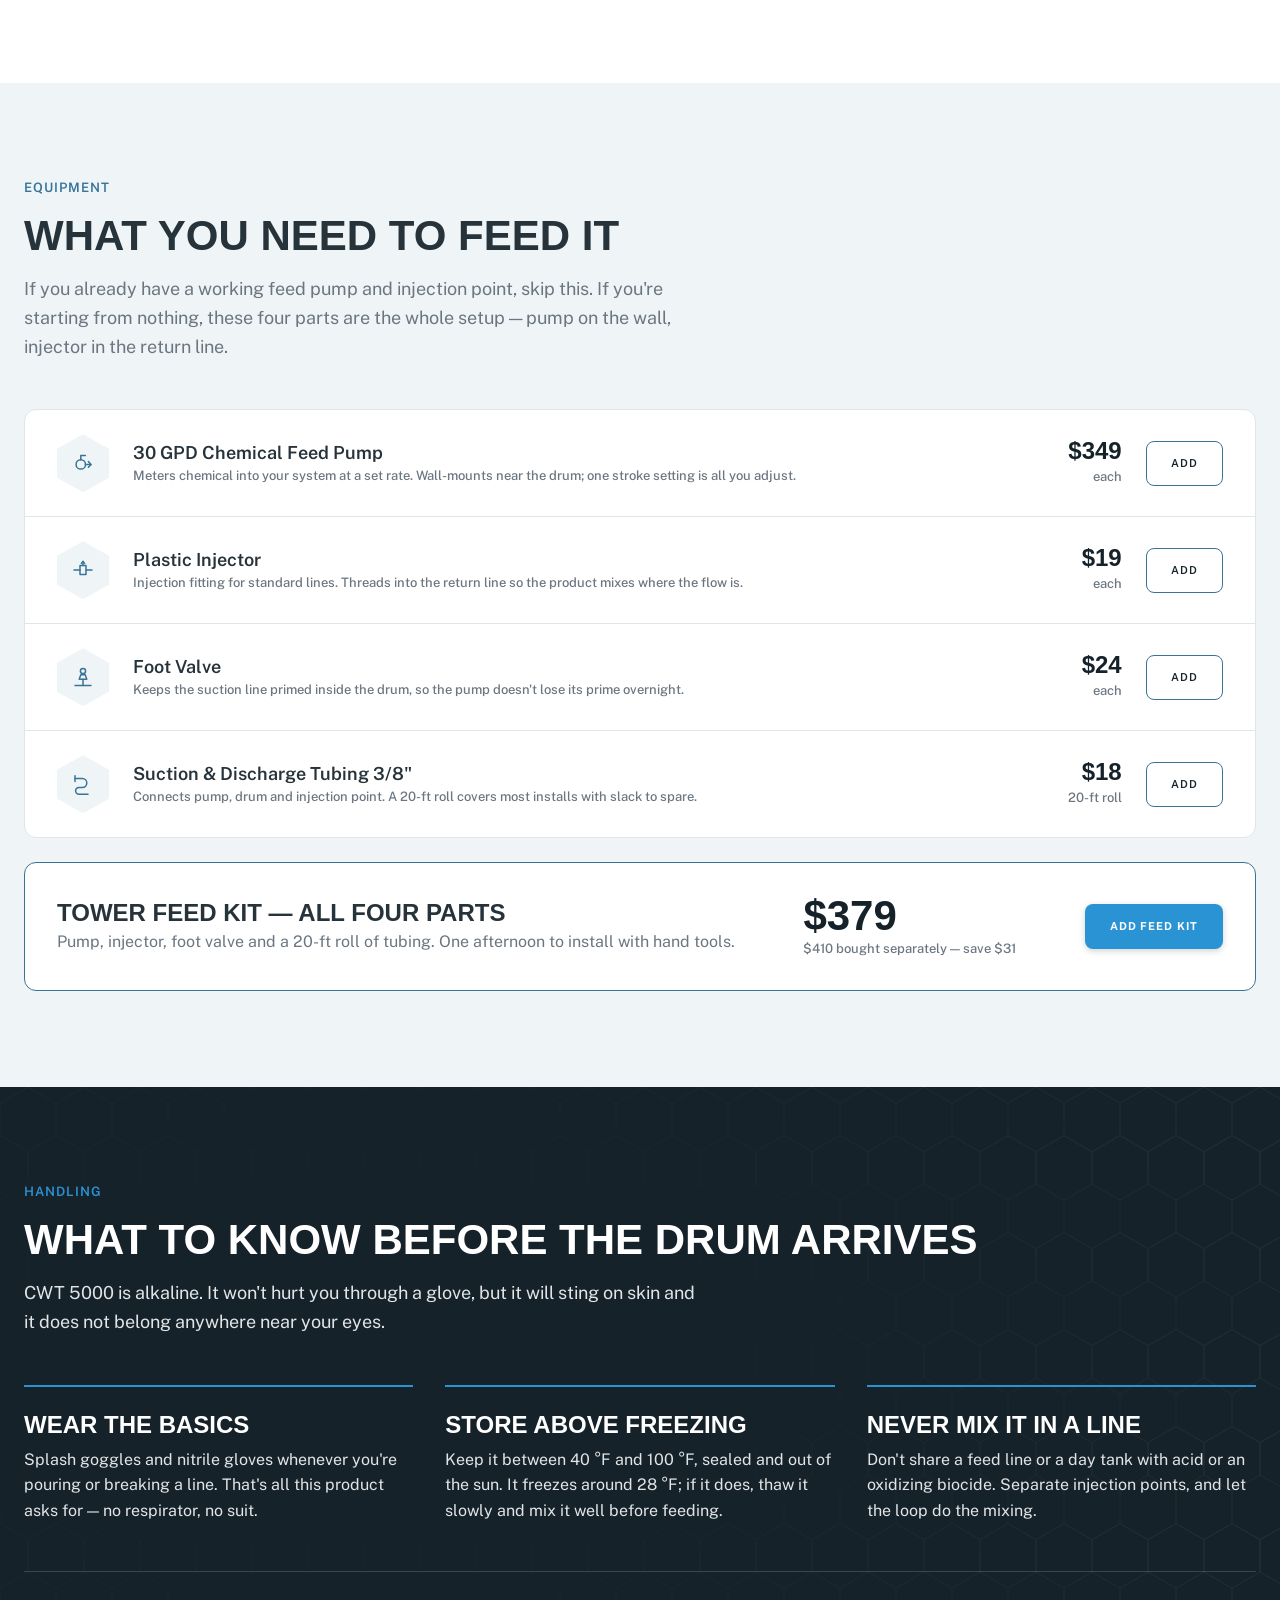
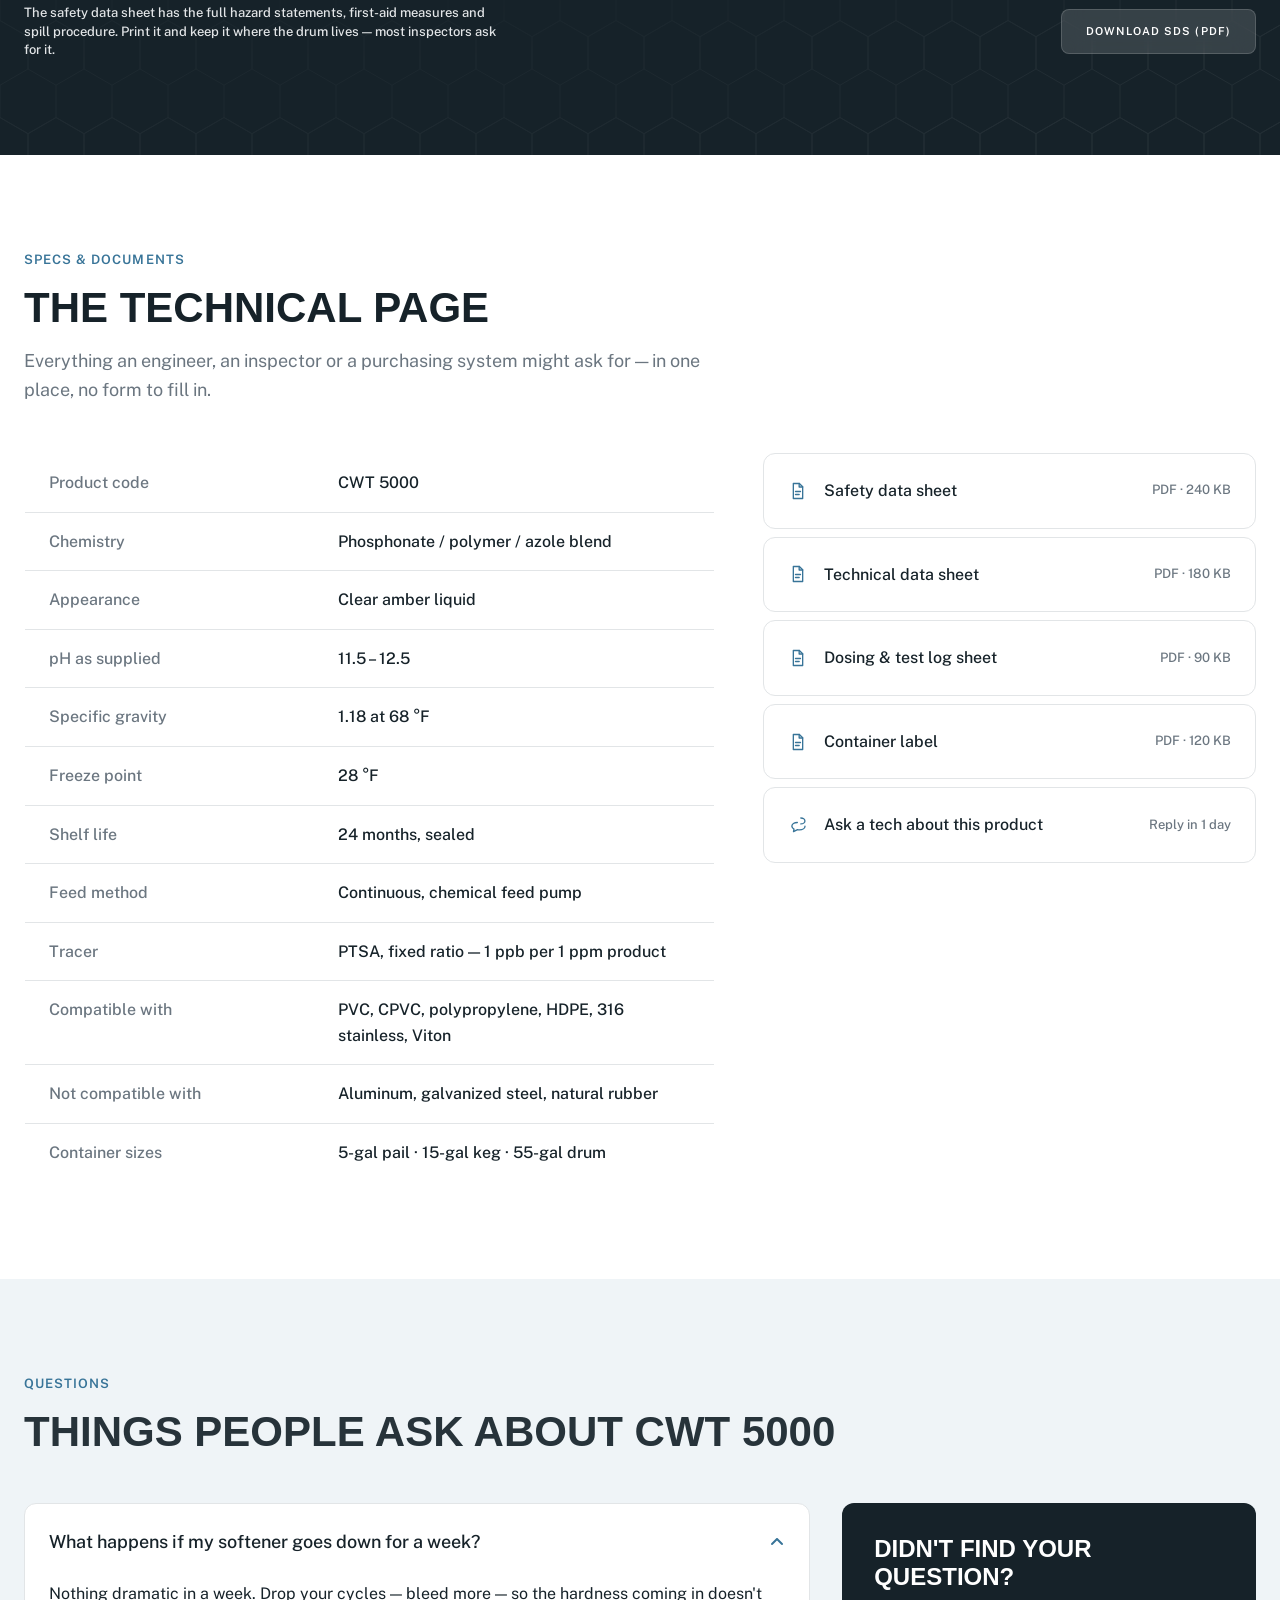
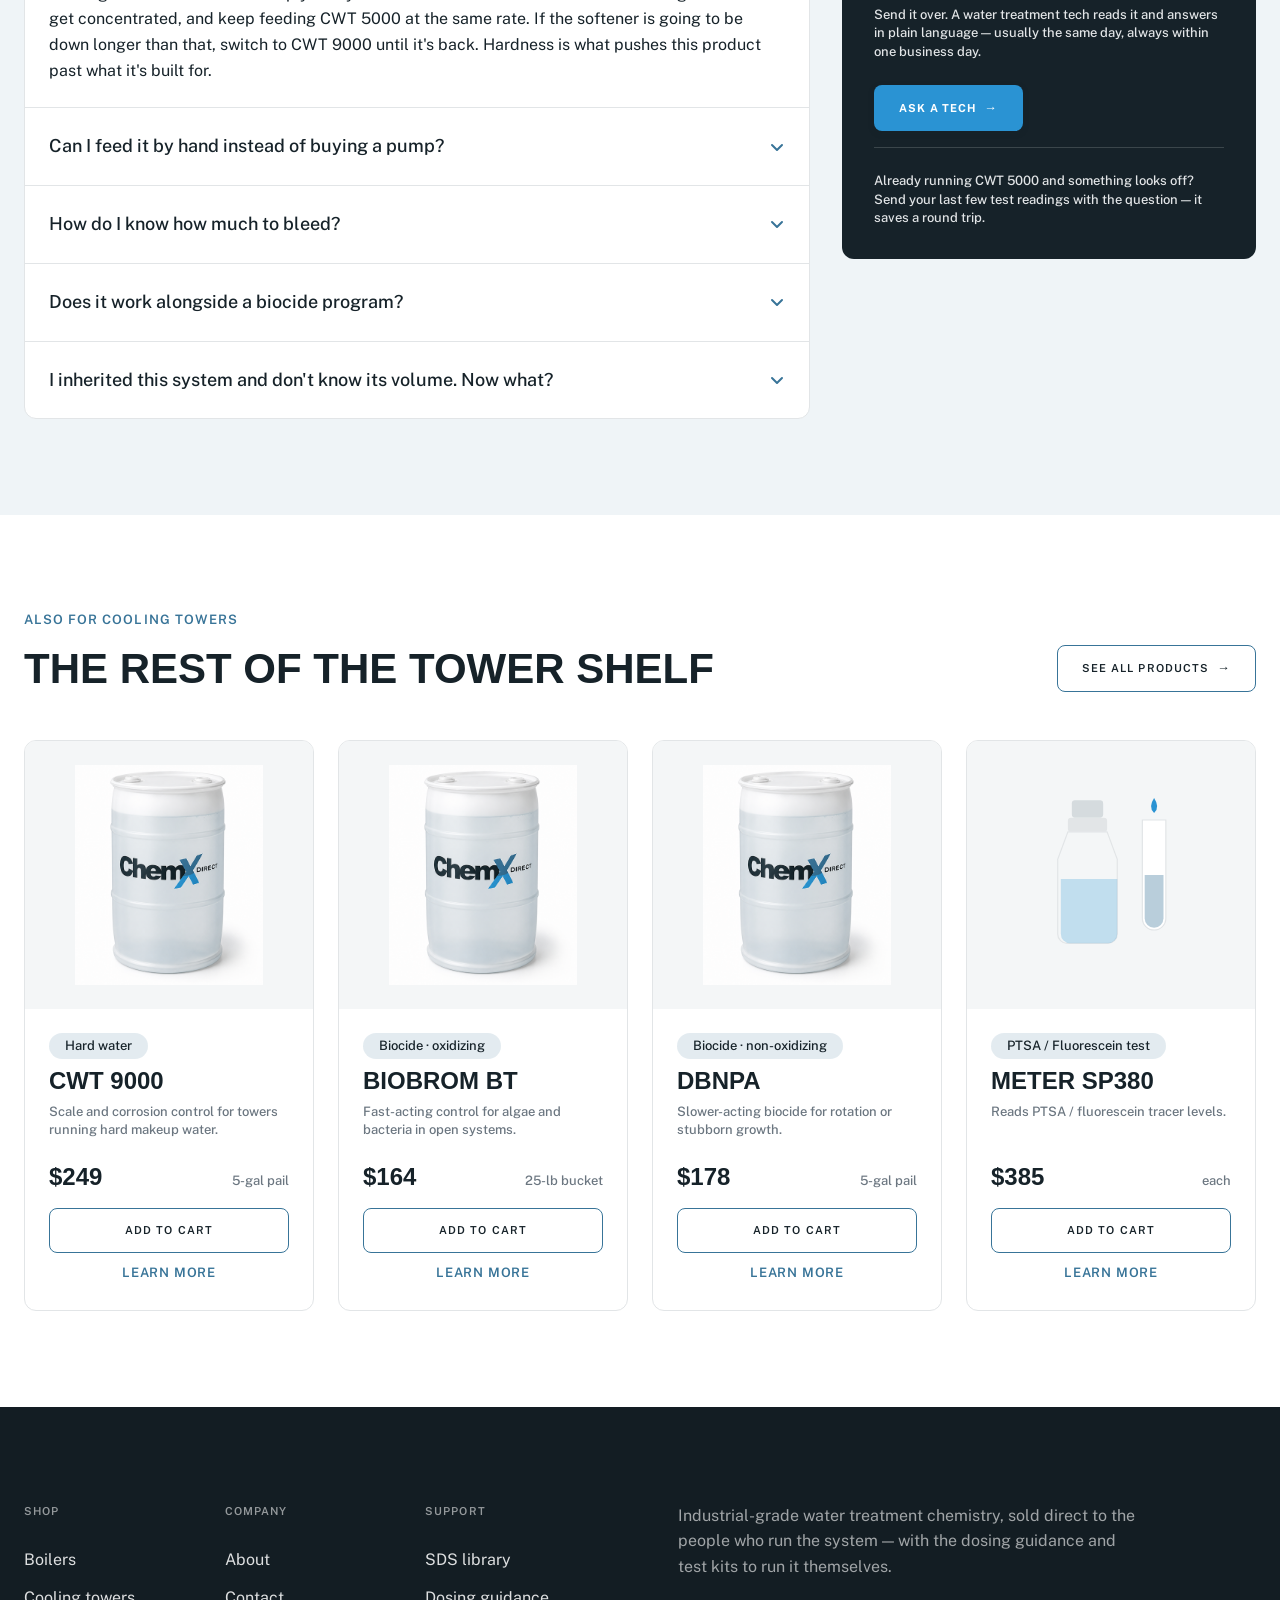
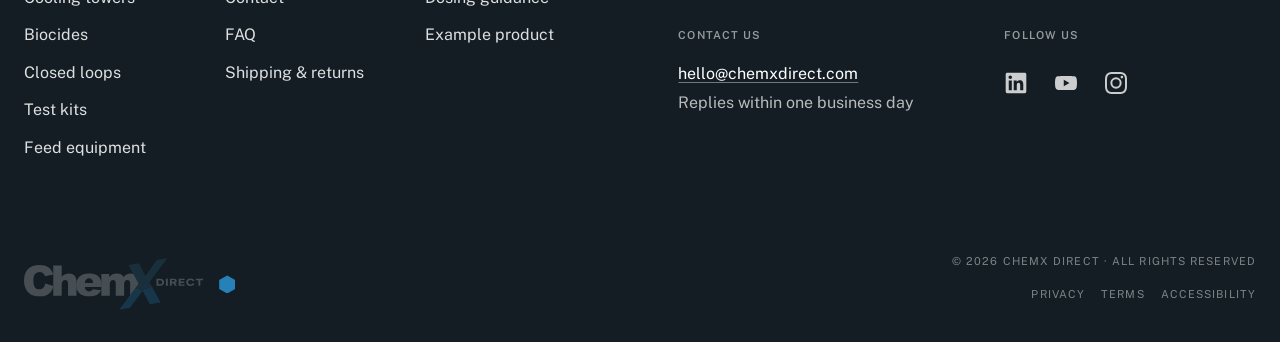
<file: product.html>
<!DOCTYPE html>
<html lang="en">
<head>
  <meta charset="UTF-8" />
  <meta name="viewport" content="width=device-width, initial-scale=1.0" />
  <meta name="robots" content="noindex, nofollow" />
  <title>CWT 5000 — Cooling Tower Treatment for Soft Water | ChemX Direct</title>
  <meta
    name="description"
    content="Scale and corrosion control for cooling towers on softened makeup water. Dosing chart, weekly test routine, and the equipment to run it — all on one page."
  />
  <link rel="preconnect" href="https://fonts.googleapis.com" />
  <link rel="preconnect" href="https://fonts.gstatic.com" crossorigin />
  <link
    href="https://fonts.googleapis.com/css2?family=Fira+Sans:wght@700&family=Public+Sans:wght@400;500;600&display=swap"
    rel="stylesheet"
  />
  <link rel="stylesheet" href="css/variables.css?v=2" />
  <link rel="stylesheet" href="css/base.css?v=2" />
  <link rel="stylesheet" href="css/components.css?v=3" />
  <link rel="stylesheet" href="css/chrome.css?v=2" />
  <link rel="stylesheet" href="css/footer.css?v=1" />
  <style>
    /* ======================================================================
       PRODUCT PAGE (PDP) — layout specific to this template.
       Tokens only, no raw color values. Shared chrome lives in chrome.css.
       ====================================================================== */

    /* The header has no hero photo behind it here, so it gets its own
       navy band to sit on. */
    .page-chrome {
      background-color: var(--color-navy);
      color: var(--color-white);
    }

    /* Section anchors have to clear the sticky bar when jumped to */
    main section[id] {
      scroll-margin-top: 52px;
    }

    html {
      scroll-behavior: smooth;
    }

    @media (prefers-reduced-motion: reduce) {
      html {
        scroll-behavior: auto;
      }
    }

    /* ---- Breadcrumb ---- */

    .crumbs {
      padding-block: var(--space-3);
    }

    .crumbs ol {
      display: flex;
      flex-wrap: wrap;
      align-items: center;
      gap: var(--space-1);
      list-style: none;
      font-size: var(--text-small);
      font-weight: var(--weight-body-medium);
      color: var(--color-gray-500);
    }

    .crumbs a {
      color: var(--color-gray-500);
    }

    .crumbs a:hover {
      color: var(--color-sky);
    }

    .crumbs li::after {
      content: "/";
      margin-left: var(--space-1);
      color: var(--color-gray-100);
    }

    .crumbs li:last-child {
      color: var(--color-navy);
    }

    .crumbs li:last-child::after {
      content: none;
    }

    /* ======================================================================
       BUY BLOCK — gallery on the left, everything you decide with on the right
       ====================================================================== */

    .pdp {
      padding-bottom: var(--space-7);
    }

    .pdp__grid {
      display: grid;
      grid-template-columns: minmax(0, 1.05fr) minmax(0, 1fr);
      gap: var(--space-6);
      align-items: start;
    }

    @media (max-width: 900px) {
      .pdp__grid {
        grid-template-columns: 1fr;
        gap: var(--space-4);
      }
    }

    /* ---- Gallery ---- */

    .gallery {
      position: sticky;
      top: var(--space-6);
    }

    @media (max-width: 900px) {
      .gallery {
        position: static;
      }
    }

    .gallery__stage {
      position: relative;
      display: grid;
      place-items: center;
      aspect-ratio: 4 / 4.1;
      background-color: var(--color-surface-blue);
      border: 1px solid var(--color-gray-100);
      border-radius: var(--radius-card);
      overflow: hidden;
    }

    .gallery__stage img {
      grid-area: 1 / 1;
      width: 100%;
      height: 100%;
      object-fit: contain;
      padding: var(--space-5);
      opacity: 0;
      transition: opacity 0.35s ease;
    }

    /* Photographs fill the frame; the drum shot is a cut-out and needs air */
    .gallery__stage img[data-fill] {
      object-fit: cover;
      padding: 0;
    }

    .gallery__stage img.is-active {
      opacity: 1;
    }

    .gallery__flag {
      position: absolute;
      top: var(--space-3);
      left: var(--space-3);
      z-index: 1;
    }

    .gallery__thumbs {
      display: grid;
      grid-template-columns: repeat(4, 1fr);
      gap: var(--space-2);
      margin-top: var(--space-2);
    }

    .gallery__thumb {
      aspect-ratio: 1;
      background-color: var(--color-gray-50);
      border: 1px solid var(--color-gray-100);
      border-radius: var(--radius-button);
      overflow: hidden;
      padding: 0;
      transition: border-color 0.15s ease;
    }

    .gallery__thumb img {
      width: 100%;
      height: 100%;
      object-fit: cover;
    }

    .gallery__thumb[data-contain] img {
      object-fit: contain;
      padding: var(--space-1);
    }

    .gallery__thumb:hover {
      border-color: var(--color-steel);
    }

    .gallery__thumb.is-active {
      border-color: var(--color-sky);
      box-shadow: inset 0 0 0 1px var(--color-sky);
    }

    .gallery__note {
      color: var(--color-gray-500);
      margin-top: var(--space-2);
    }

    /* ---- Buy column ---- */

    .buy__eyebrow {
      margin-bottom: var(--space-2);
    }

    .buy h1 {
      letter-spacing: -0.01em;
    }

    .buy__tagline {
      font-family: var(--font-heading);
      font-weight: var(--weight-heading-bold);
      font-size: var(--text-h3);
      line-height: var(--leading-h3);
      text-transform: none;
      color: var(--color-steel);
      margin-top: var(--space-1);
    }

    .buy__lead {
      color: var(--color-navy);
      margin-top: var(--space-3);
      max-width: 52ch;
    }

    .buy__flags {
      display: flex;
      flex-wrap: wrap;
      gap: var(--space-1);
      margin-top: var(--space-3);
    }

    /* Four facts that answer "what am I actually buying" at a glance */
    .facts {
      display: grid;
      grid-template-columns: repeat(2, 1fr);
      gap: var(--space-2) var(--space-3);
      margin-top: var(--space-4);
      padding-block: var(--space-3);
      border-block: 1px solid var(--color-gray-100);
    }

    .facts div {
      min-width: 0;
    }

    .facts dt {
      font-size: var(--text-small);
      font-weight: var(--weight-body-semibold);
      letter-spacing: 0.08em;
      text-transform: uppercase;
      color: var(--color-gray-500);
    }

    .facts dd {
      font-weight: var(--weight-body-medium);
      line-height: 1.35;
      margin-top: 2px;
    }

    /* ---- Option groups (size, purchase mode) ---- */

    .opt {
      margin-top: var(--space-4);
    }

    .opt__label {
      display: flex;
      align-items: baseline;
      justify-content: space-between;
      gap: var(--space-2);
      font-size: var(--text-small);
      font-weight: var(--weight-body-semibold);
      letter-spacing: 0.08em;
      text-transform: uppercase;
      margin-bottom: var(--space-2);
    }

    .opt__hint {
      letter-spacing: 0;
      text-transform: none;
      font-weight: var(--weight-body-regular);
      color: var(--color-gray-500);
    }

    .opt__row {
      display: grid;
      gap: var(--space-2);
    }

    .opt__row--3 {
      grid-template-columns: repeat(auto-fit, minmax(96px, 1fr));
    }

    .opt__row--2 {
      grid-template-columns: repeat(2, 1fr);
    }

    @media (max-width: 420px) {
      .opt__row--2 {
        grid-template-columns: 1fr;
      }
    }

    /* Radio cards — the input itself is hidden, the label is the control */
    .swatch {
      position: relative;
      display: block;
      background-color: var(--color-white);
      border: 1px solid var(--color-gray-100);
      border-radius: var(--radius-card);
      padding: var(--space-2);
      cursor: pointer;
      transition: border-color 0.15s ease, background-color 0.15s ease;
    }

    .swatch:hover {
      border-color: var(--color-steel);
    }

    .swatch input {
      position: absolute;
      opacity: 0;
      pointer-events: none;
    }

    .swatch__name {
      font-family: var(--font-heading);
      font-size: var(--text-h3);
      font-weight: var(--weight-heading-bold);
      line-height: 1;
      text-transform: none;
    }

    .swatch__meta {
      display: block;
      font-size: var(--text-small);
      font-weight: var(--weight-body-medium);
      color: var(--color-gray-500);
      margin-top: 4px;
    }

    .swatch__price {
      display: block;
      font-weight: var(--weight-body-semibold);
      margin-top: var(--space-1);
      font-variant-numeric: tabular-nums;
    }

    .swatch:has(input:checked) {
      border-color: var(--color-sky);
      box-shadow: inset 0 0 0 1px var(--color-sky);
      background-color: var(--color-surface-blue);
    }

    .swatch:has(input:focus-visible) {
      outline: 2px solid var(--color-sky);
      outline-offset: 2px;
    }

    .swatch--plan .swatch__name {
      font-family: var(--font-body);
      font-size: var(--text-body);
      font-weight: var(--weight-body-semibold);
      line-height: var(--leading-body);
      text-transform: none;
    }

    .swatch__save {
      display: inline-block;
      font-size: var(--text-small);
      font-weight: var(--weight-body-semibold);
      color: var(--color-success);
      margin-top: 2px;
    }

    /* ---- Price + cart ---- */

    .price-row {
      display: flex;
      align-items: baseline;
      flex-wrap: wrap;
      gap: var(--space-2);
      margin-top: var(--space-4);
    }

    .price {
      font-family: var(--font-heading);
      font-size: var(--text-h2);
      font-weight: var(--weight-heading-bold);
      line-height: 1;
      font-variant-numeric: tabular-nums;
    }

    .price-was {
      font-size: var(--text-body);
      color: var(--color-gray-500);
      text-decoration: line-through;
    }

    .price-unit {
      font-size: var(--text-small);
      font-weight: var(--weight-body-medium);
      color: var(--color-gray-500);
    }

    .cart-row {
      display: flex;
      gap: var(--space-2);
      margin-top: var(--space-3);
    }

    .qty {
      display: flex;
      align-items: center;
      border: 1px solid var(--color-gray-100);
      border-radius: var(--radius-button);
      overflow: hidden;
      flex-shrink: 0;
    }

    .qty button {
      width: 44px;
      height: 100%;
      background: none;
      border: none;
      color: var(--color-steel);
      font-size: var(--text-body-lg);
      line-height: 1;
    }

    .qty button:hover {
      background-color: var(--color-gray-50);
      color: var(--color-navy);
    }

    .qty input {
      width: 44px;
      border: none;
      text-align: center;
      font: inherit;
      font-weight: var(--weight-body-semibold);
      color: var(--color-navy);
      -moz-appearance: textfield;
      appearance: textfield;
    }

    .qty input::-webkit-outer-spin-button,
    .qty input::-webkit-inner-spin-button {
      -webkit-appearance: none;
      margin: 0;
    }

    .cart-row .btn {
      flex-grow: 1;
    }

    .buy__stock {
      display: flex;
      align-items: center;
      gap: var(--space-1);
      margin-top: var(--space-2);
      color: var(--color-gray-500);
    }

    .buy__stock::before {
      content: "";
      width: 8px;
      height: 8px;
      border-radius: var(--radius-pill);
      background-color: var(--color-success);
    }

    .buy__unsure {
      margin-top: var(--space-3);
      padding-top: var(--space-3);
      border-top: 1px solid var(--color-gray-100);
    }

    .buy__unsure button {
      background: none;
      border: none;
      padding: 0;
      color: var(--color-sky);
      font-weight: var(--weight-body-semibold);
    }

    .buy__unsure button:hover {
      text-decoration: underline;
    }

    /* Three reassurances, icon + line */
    .assure {
      display: grid;
      gap: var(--space-2);
      margin-top: var(--space-4);
      padding-top: var(--space-4);
      border-top: 1px solid var(--color-gray-100);
    }

    .assure li {
      display: flex;
      align-items: flex-start;
      gap: var(--space-2);
      list-style: none;
    }

    .assure svg {
      flex-shrink: 0;
      width: 20px;
      height: 20px;
      margin-top: 2px;
      color: var(--color-steel);
      fill: none;
      stroke: currentColor;
      stroke-width: 1.6;
      stroke-linecap: round;
      stroke-linejoin: round;
    }

    .assure strong {
      font-weight: var(--weight-body-semibold);
    }

    /* ======================================================================
       STICKY SECTION BAR — in-page nav that turns into a buy bar on scroll
       ====================================================================== */

    .pdp-bar {
      position: sticky;
      top: 0;
      z-index: 6;
      background-color: color-mix(in srgb, var(--color-white) 88%, transparent);
      backdrop-filter: blur(var(--glass-blur));
      -webkit-backdrop-filter: blur(var(--glass-blur));
      border-block: 1px solid var(--color-gray-100);
    }

    .pdp-bar .container {
      display: flex;
      align-items: center;
      justify-content: space-between;
      gap: var(--space-3);
    }

    .pdp-bar__links {
      display: flex;
      gap: var(--space-3);
      overflow-x: auto;
      scrollbar-width: none;
    }

    .pdp-bar__links::-webkit-scrollbar {
      display: none;
    }

    .pdp-bar__links a {
      position: relative;
      white-space: nowrap;
      padding-block: var(--space-2);
      font-size: var(--text-small);
      font-weight: var(--weight-body-semibold);
      letter-spacing: 0.06em;
      text-transform: uppercase;
      color: var(--color-gray-500);
    }

    .pdp-bar__links a:hover {
      color: var(--color-navy);
      text-decoration: none;
    }

    .pdp-bar__links a.is-active {
      color: var(--color-navy);
    }

    .pdp-bar__links a.is-active::after {
      content: "";
      position: absolute;
      inset-inline: 0;
      bottom: -1px;
      height: 2px;
      background-color: var(--color-sky);
    }

    /* Hidden until the buy block scrolls out of view */
    .pdp-bar__buy {
      display: flex;
      align-items: center;
      gap: var(--space-2);
      flex-shrink: 0;
      opacity: 0;
      transform: translateY(4px);
      pointer-events: none;
      transition: opacity 0.2s ease, transform 0.2s ease;
    }

    .pdp-bar.is-stuck .pdp-bar__buy {
      opacity: 1;
      transform: none;
      pointer-events: auto;
    }

    .pdp-bar__price {
      font-family: var(--font-heading);
      font-size: var(--text-h3);
      font-weight: var(--weight-heading-bold);
      line-height: 1;
      font-variant-numeric: tabular-nums;
    }

    @media (max-width: 900px) {
      .pdp-bar__buy {
        display: none;
      }
    }

    /* ======================================================================
       IS THIS YOUR PRODUCT — the fit check, before any more selling
       ====================================================================== */

    .fit__grid {
      display: grid;
      grid-template-columns: repeat(2, 1fr);
      gap: var(--space-3);
      margin-top: var(--space-5);
    }

    @media (max-width: 768px) {
      .fit__grid {
        grid-template-columns: 1fr;
      }
    }

    .fit__card {
      background-color: var(--color-white);
      border: 1px solid var(--color-gray-100);
      border-radius: var(--radius-card);
      padding: var(--space-4);
    }

    .fit__card h3 {
      display: flex;
      align-items: center;
      gap: var(--space-2);
    }

    .fit__mark {
      display: grid;
      place-items: center;
      width: 28px;
      height: 28px;
      flex-shrink: 0;
      border-radius: var(--radius-pill);
      color: var(--color-white);
      font-size: var(--text-small);
      line-height: 1;
    }

    .fit__mark--yes {
      background-color: var(--color-success);
    }

    .fit__mark--no {
      background-color: var(--color-gray-500);
    }

    .fit__list {
      list-style: none;
      margin-top: var(--space-3);
      display: grid;
      gap: var(--space-2);
    }

    .fit__list li {
      display: flex;
      gap: var(--space-2);
      padding-top: var(--space-2);
      border-top: 1px solid var(--color-gray-100);
    }

    .fit__list li::before {
      content: "—";
      color: var(--color-steel);
      flex-shrink: 0;
    }

    .fit__list a {
      font-weight: var(--weight-body-semibold);
    }

    .fit__quiz {
      display: flex;
      align-items: center;
      justify-content: space-between;
      flex-wrap: wrap;
      gap: var(--space-3);
      margin-top: var(--space-3);
      padding: var(--space-4);
      background-color: var(--color-navy);
      color: var(--color-white);
      border-radius: var(--radius-card);
    }

    .fit__quiz p {
      color: var(--color-gray-100);
      margin: 0;
    }

    .fit__quiz strong {
      display: block;
      font-family: var(--font-heading);
      font-size: var(--text-h3);
      font-weight: var(--weight-heading-bold);
      text-transform: none;
      color: var(--color-white);
    }

    /* ======================================================================
       WHAT IT DOES — three jobs, plain language
       ====================================================================== */

    .jobs {
      display: grid;
      grid-template-columns: repeat(3, 1fr);
      gap: var(--space-3);
      margin-top: var(--space-5);
    }

    @media (max-width: 768px) {
      .jobs {
        grid-template-columns: 1fr;
      }
    }

    .job {
      background-color: var(--color-white);
      border: 1px solid var(--color-gray-100);
      border-radius: var(--radius-card);
      padding: var(--space-4);
    }

    /* Hexagon icon badge — the motif the homepage uses for categories */
    .job__icon {
      display: grid;
      place-items: center;
      width: 52px;
      height: 58px;
      margin-bottom: var(--space-3);
      background-color: var(--color-navy);
      clip-path: polygon(50% 0, 100% 25%, 100% 75%, 50% 100%, 0 75%, 0 25%);
    }

    .job__icon svg {
      width: 24px;
      height: 24px;
      color: var(--color-sky);
      fill: none;
      stroke: currentColor;
      stroke-width: 1.5;
      stroke-linecap: round;
      stroke-linejoin: round;
    }

    .job p {
      color: var(--color-gray-500);
      margin-top: var(--space-1);
    }

    /* ======================================================================
       DOSING — the calculator and the chart it generates
       ====================================================================== */

    .dose__grid {
      display: grid;
      grid-template-columns: minmax(0, 1fr) minmax(0, 1.15fr);
      gap: var(--space-5);
      align-items: start;
      margin-top: var(--space-5);
    }

    @media (max-width: 900px) {
      .dose__grid {
        grid-template-columns: 1fr;
      }
    }

    .calc {
      background-color: var(--color-navy);
      color: var(--color-white);
      border-radius: var(--radius-card);
      padding: var(--space-4);
    }

    .calc h3 {
      color: var(--color-white);
    }

    .calc__intro {
      color: var(--color-gray-100);
      margin-top: var(--space-1);
    }

    .calc__field {
      margin-top: var(--space-4);
    }

    .calc__field label {
      display: block;
      font-size: var(--text-small);
      font-weight: var(--weight-body-semibold);
      letter-spacing: 0.08em;
      text-transform: uppercase;
      color: var(--color-gray-100);
      margin-bottom: var(--space-1);
    }

    .calc__input {
      display: flex;
      align-items: center;
      gap: var(--space-2);
      background-color: var(--glass-bg);
      border: 1px solid var(--color-border-light);
      border-radius: var(--radius-button);
      padding: var(--space-2) var(--space-3);
    }

    .calc__input input {
      width: 100%;
      background: none;
      border: none;
      color: var(--color-white);
      font-family: var(--font-heading);
      font-size: var(--text-h3);
      font-weight: var(--weight-heading-bold);
      font-variant-numeric: tabular-nums;
    }

    .calc__input input:focus {
      outline: none;
    }

    .calc__input span {
      flex-shrink: 0;
      font-size: var(--text-small);
      font-weight: var(--weight-body-semibold);
      color: var(--color-gray-100);
      text-transform: uppercase;
      letter-spacing: 0.08em;
    }

    .calc__range {
      width: 100%;
      margin-top: var(--space-2);
      accent-color: var(--color-sky);
    }

    .calc__cycles {
      display: grid;
      grid-template-columns: repeat(4, 1fr);
      gap: var(--space-1);
    }

    .calc__cycle {
      background-color: transparent;
      border: 1px solid var(--color-border-light);
      border-radius: var(--radius-button);
      color: var(--color-white);
      padding-block: var(--space-1);
      font-size: var(--text-small);
      font-weight: var(--weight-body-semibold);
    }

    .calc__cycle:hover {
      border-color: var(--color-sky);
    }

    .calc__cycle.is-active {
      background-color: var(--color-sky);
      border-color: var(--color-sky);
      color: var(--color-white);
    }

    .calc__out {
      display: grid;
      grid-template-columns: repeat(3, 1fr);
      gap: var(--space-2);
      margin-top: var(--space-4);
      padding-top: var(--space-4);
      border-top: 1px solid var(--color-border-light);
    }

    .calc__out div {
      min-width: 0;
    }

    .calc__out dt {
      font-size: var(--text-small);
      font-weight: var(--weight-body-medium);
      color: var(--color-gray-100);
      line-height: var(--leading-small);
    }

    .calc__out dd {
      font-family: var(--font-heading);
      font-size: var(--text-h3);
      font-weight: var(--weight-heading-bold);
      line-height: 1.1;
      color: var(--color-sky);
      font-variant-numeric: tabular-nums;
      margin-top: 4px;
    }

    .calc__out dd small {
      display: block;
      font-family: var(--font-body);
      font-size: var(--text-small);
      font-weight: var(--weight-body-medium);
      color: var(--color-gray-100);
      text-transform: none;
    }

    .calc__rec {
      margin-top: var(--space-3);
      padding: var(--space-2) var(--space-3);
      background-color: var(--glass-bg);
      border-radius: var(--radius-button);
      color: var(--color-gray-100);
      font-size: var(--text-small);
      line-height: var(--leading-body);
    }

    .calc__rec strong {
      color: var(--color-white);
      font-weight: var(--weight-body-semibold);
    }

    /* Steps beside the calculator */
    .dose__steps {
      list-style: none;
      counter-reset: dose;
      display: grid;
      gap: var(--space-3);
    }

    .dose__steps li {
      counter-increment: dose;
      display: grid;
      grid-template-columns: 44px minmax(0, 1fr);
      gap: var(--space-3);
      padding-bottom: var(--space-3);
      border-bottom: 1px solid var(--color-gray-100);
    }

    .dose__steps li::before {
      content: counter(dose);
      display: grid;
      place-items: center;
      width: 44px;
      height: 50px;
      background-color: var(--color-surface-blue);
      color: var(--color-steel);
      font-family: var(--font-heading);
      font-size: var(--text-h3);
      font-weight: var(--weight-heading-bold);
      clip-path: polygon(50% 0, 100% 25%, 100% 75%, 50% 100%, 0 75%, 0 25%);
    }

    .dose__steps h3 {
      font-size: var(--text-body-lg);
      text-transform: none;
      font-family: var(--font-body);
      font-weight: var(--weight-body-semibold);
      line-height: 1.35;
    }

    .dose__steps p {
      color: var(--color-gray-500);
      margin-top: 2px;
    }

    /* Reference chart, generated from the same maths as the calculator */
    .chart {
      margin-top: var(--space-5);
      border: 1px solid var(--color-gray-100);
      border-radius: var(--radius-card);
      overflow-x: auto;
      background-color: var(--color-white);
    }

    .chart table {
      width: 100%;
      border-collapse: collapse;
      min-width: 560px;
    }

    .chart caption {
      text-align: left;
      padding: var(--space-3) var(--space-3) 0;
      font-size: var(--text-small);
      font-weight: var(--weight-body-semibold);
      letter-spacing: 0.08em;
      text-transform: uppercase;
      color: var(--color-gray-500);
    }

    .chart th,
    .chart td {
      text-align: left;
      padding: var(--space-2) var(--space-3);
      border-bottom: 1px solid var(--color-gray-100);
      font-variant-numeric: tabular-nums;
    }

    .chart thead th {
      font-size: var(--text-small);
      font-weight: var(--weight-body-semibold);
      letter-spacing: 0.06em;
      text-transform: uppercase;
      color: var(--color-gray-500);
    }

    .chart tbody th {
      font-weight: var(--weight-body-semibold);
    }

    .chart tbody tr:last-child th,
    .chart tbody tr:last-child td {
      border-bottom: none;
    }

    .chart tbody tr.is-match {
      background-color: var(--color-surface-blue);
    }

    .dose__note {
      margin-top: var(--space-2);
      color: var(--color-gray-500);
    }

    /* ======================================================================
       TESTING — one card per test, with the kit that runs it
       ====================================================================== */

    .tests {
      display: grid;
      grid-template-columns: repeat(2, 1fr);
      gap: var(--space-3);
      margin-top: var(--space-5);
    }

    @media (max-width: 768px) {
      .tests {
        grid-template-columns: 1fr;
      }
    }

    .test {
      display: flex;
      flex-direction: column;
      background-color: var(--color-white);
      border: 1px solid var(--color-gray-100);
      border-radius: var(--radius-card);
      padding: var(--space-4);
    }

    /* Chemistry names that lose their meaning in caps */
    .test__title--case {
      text-transform: none;
    }

    .test__head {
      display: flex;
      align-items: flex-start;
      justify-content: space-between;
      gap: var(--space-2);
    }

    .test p {
      color: var(--color-gray-500);
      margin-top: var(--space-1);
    }

    .test__target {
      display: flex;
      align-items: baseline;
      gap: var(--space-2);
      margin-top: var(--space-3);
      padding: var(--space-2) var(--space-3);
      background-color: var(--color-surface-blue);
      border-radius: var(--radius-button);
    }

    .test__target dt {
      font-size: var(--text-small);
      font-weight: var(--weight-body-semibold);
      letter-spacing: 0.06em;
      text-transform: uppercase;
      color: var(--color-gray-500);
    }

    .test__target dd {
      font-family: var(--font-heading);
      font-size: var(--text-h3);
      font-weight: var(--weight-heading-bold);
      line-height: 1;
      color: var(--color-navy);
      font-variant-numeric: tabular-nums;
    }

    .test__kit {
      list-style: none;
      margin-top: var(--space-3);
      padding-top: var(--space-2);
      border-top: 1px solid var(--color-gray-100);
      display: grid;
      gap: var(--space-1);
    }

    .test__kit-label {
      font-size: var(--text-small);
      font-weight: var(--weight-body-semibold);
      letter-spacing: 0.06em;
      text-transform: uppercase;
      color: var(--color-gray-500);
      margin-bottom: var(--space-1);
    }

    .test__kit li {
      display: flex;
      align-items: baseline;
      justify-content: space-between;
      gap: var(--space-2);
    }

    .test__kit span:last-child {
      font-variant-numeric: tabular-nums;
      font-weight: var(--weight-body-semibold);
      flex-shrink: 0;
    }

    .test__refill {
      font-size: var(--text-small);
      font-weight: var(--weight-body-medium);
      color: var(--color-steel);
    }

    /* Bundle strip closing the testing section */
    .bundle {
      display: flex;
      align-items: center;
      justify-content: space-between;
      flex-wrap: wrap;
      gap: var(--space-3);
      margin-top: var(--space-3);
      padding: var(--space-4);
      background-color: var(--color-white);
      border: 1px solid var(--color-steel);
      border-radius: var(--radius-card);
    }

    .bundle__price {
      font-family: var(--font-heading);
      font-size: var(--text-h2);
      font-weight: var(--weight-heading-bold);
      line-height: 1;
      font-variant-numeric: tabular-nums;
    }

    .bundle__meta {
      color: var(--color-gray-500);
      margin-top: 2px;
    }

    /* Feed parts read as a checklist, not a shelf of near-identical photos */
    .parts {
      list-style: none;
      margin-top: var(--space-5);
      background-color: var(--color-white);
      border: 1px solid var(--color-gray-100);
      border-radius: var(--radius-card);
      overflow: hidden;
    }

    .parts__row {
      display: grid;
      grid-template-columns: 52px minmax(0, 1fr) auto auto;
      align-items: center;
      gap: var(--space-3);
      padding: var(--space-3) var(--space-4);
    }

    .parts__row + .parts__row {
      border-top: 1px solid var(--color-gray-100);
    }

    .parts__icon {
      display: grid;
      place-items: center;
      width: 52px;
      height: 58px;
      background-color: var(--color-surface-blue);
      clip-path: polygon(50% 0, 100% 25%, 100% 75%, 50% 100%, 0 75%, 0 25%);
    }

    .parts__icon svg {
      width: 24px;
      height: 24px;
      color: var(--color-steel);
      fill: none;
      stroke: currentColor;
      stroke-width: 1.5;
      stroke-linecap: round;
      stroke-linejoin: round;
    }

    .parts__body h3 {
      font-family: var(--font-body);
      font-size: var(--text-body-lg);
      font-weight: var(--weight-body-semibold);
      line-height: 1.35;
      text-transform: none;
    }

    .parts__body p {
      color: var(--color-gray-500);
      margin-top: 2px;
    }

    .parts__buy {
      text-align: right;
      white-space: nowrap;
    }

    .parts__price {
      display: block;
      font-family: var(--font-heading);
      font-size: var(--text-h3);
      font-weight: var(--weight-heading-bold);
      line-height: 1;
      font-variant-numeric: tabular-nums;
    }

    @media (max-width: 700px) {
      .parts__row {
        grid-template-columns: 52px minmax(0, 1fr);
        row-gap: var(--space-2);
      }

      .parts__buy,
      .parts__row .btn {
        grid-column: 2;
        justify-self: start;
        text-align: left;
      }
    }

    /* ======================================================================
       SAFETY — navy band with the same hex lattice as the homepage
       ====================================================================== */

    .safety {
      position: relative;
      isolation: isolate;
      overflow: hidden;
    }

    .safety__lattice {
      position: absolute;
      inset: 0;
      width: 100%;
      height: 100%;
      z-index: -1;
      color: var(--color-white);
      opacity: 0.05;
      /* Fades through the middle so the copy sits on clean navy */
      -webkit-mask-image: radial-gradient(75% 75% at 30% 40%, transparent 30%, #000 100%);
      mask-image: radial-gradient(75% 75% at 30% 40%, transparent 30%, #000 100%);
    }

    .safety__grid {
      display: grid;
      grid-template-columns: repeat(3, 1fr);
      gap: var(--space-4);
      margin-top: var(--space-5);
    }

    @media (max-width: 768px) {
      .safety__grid {
        grid-template-columns: 1fr;
        gap: var(--space-3);
      }
    }

    .safety__item {
      padding-top: var(--space-3);
      border-top: 2px solid var(--color-sky);
    }

    .safety__item h3 {
      color: var(--color-white);
    }

    .safety__item p {
      color: var(--color-gray-100);
      margin-top: var(--space-1);
    }

    .safety__foot {
      display: flex;
      align-items: center;
      justify-content: space-between;
      flex-wrap: wrap;
      gap: var(--space-3);
      margin-top: var(--space-5);
      padding-top: var(--space-4);
      border-top: 1px solid var(--color-border-light);
    }

    .safety__foot p {
      color: var(--color-gray-100);
      max-width: 60ch;
    }

    /* ======================================================================
       SPECS + DOCUMENTS
       ====================================================================== */

    .specs__grid {
      display: grid;
      grid-template-columns: minmax(0, 1.4fr) minmax(0, 1fr);
      gap: var(--space-5);
      align-items: start;
      margin-top: var(--space-5);
    }

    @media (max-width: 900px) {
      .specs__grid {
        grid-template-columns: 1fr;
      }
    }

    .spec-table {
      width: 100%;
      border-collapse: collapse;
      background-color: var(--color-white);
      border: 1px solid var(--color-gray-100);
      border-radius: var(--radius-card);
      overflow: hidden;
    }

    .spec-table th,
    .spec-table td {
      text-align: left;
      padding: var(--space-2) var(--space-3);
      border-bottom: 1px solid var(--color-gray-100);
      vertical-align: top;
    }

    .spec-table th {
      width: 42%;
      font-weight: var(--weight-body-medium);
      color: var(--color-gray-500);
    }

    .spec-table td {
      font-weight: var(--weight-body-medium);
    }

    .spec-table tr:last-child th,
    .spec-table tr:last-child td {
      border-bottom: none;
    }

    .docs {
      list-style: none;
      display: grid;
      gap: var(--space-1);
    }

    .docs a {
      display: flex;
      align-items: center;
      gap: var(--space-2);
      padding: var(--space-3);
      background-color: var(--color-white);
      border: 1px solid var(--color-gray-100);
      border-radius: var(--radius-card);
      color: var(--color-navy);
      font-weight: var(--weight-body-medium);
      transition: border-color 0.15s ease, background-color 0.15s ease;
    }

    .docs a:hover {
      border-color: var(--color-steel);
      background-color: var(--color-gray-50);
      text-decoration: none;
    }

    .docs svg {
      flex-shrink: 0;
      width: 20px;
      height: 20px;
      color: var(--color-steel);
      fill: none;
      stroke: currentColor;
      stroke-width: 1.6;
      stroke-linecap: round;
      stroke-linejoin: round;
    }

    .docs small {
      margin-left: auto;
      font-size: var(--text-small);
      color: var(--color-gray-500);
      flex-shrink: 0;
    }

    /* ======================================================================
       FAQ + RELATED
       ====================================================================== */

    .faq__grid {
      display: grid;
      grid-template-columns: minmax(0, 1.9fr) minmax(0, 1fr);
      gap: var(--space-4);
      align-items: start;
      margin-top: var(--space-5);
    }

    @media (max-width: 900px) {
      .faq__grid {
        grid-template-columns: 1fr;
      }
    }

    .faq {
      background-color: var(--color-white);
    }

    .faq__aside {
      background-color: var(--color-navy);
      color: var(--color-white);
      border-radius: var(--radius-card);
      padding: var(--space-4);
    }

    .faq__aside h3 {
      color: var(--color-white);
    }

    .faq__aside p {
      color: var(--color-gray-100);
      margin-top: var(--space-2);
    }

    .faq__aside .btn {
      margin-top: var(--space-3);
    }

    .faq__aside-note {
      padding-top: var(--space-3);
      margin-top: var(--space-3);
      border-top: 1px solid var(--color-border-light);
    }

    .related__head {
      display: flex;
      align-items: flex-end;
      justify-content: space-between;
      flex-wrap: wrap;
      gap: var(--space-3);
    }

    .related__grid {
      display: grid;
      grid-template-columns: repeat(4, 1fr);
      gap: var(--space-3);
      margin-top: var(--space-5);
    }

    @media (max-width: 1000px) {
      .related__grid {
        grid-template-columns: repeat(2, 1fr);
      }
    }

    @media (max-width: 560px) {
      .related__grid {
        grid-template-columns: 1fr;
      }
    }

    /* ======================================================================
       MOBILE BUY BAR — the buy block is far up the page on a phone
       ====================================================================== */

    .buybar {
      position: fixed;
      inset-inline: 0;
      bottom: 0;
      z-index: 7;
      display: flex;
      align-items: center;
      justify-content: space-between;
      gap: var(--space-3);
      padding: var(--space-2) var(--side-pad-mobile);
      background-color: var(--color-white);
      border-top: 1px solid var(--color-gray-100);
      transform: translateY(110%);
      transition: transform 0.25s ease;
    }

    .buybar.is-visible {
      transform: none;
    }

    .buybar__price {
      font-family: var(--font-heading);
      font-size: var(--text-h3);
      font-weight: var(--weight-heading-bold);
      line-height: 1;
      font-variant-numeric: tabular-nums;
    }

    .buybar__meta {
      font-size: var(--text-small);
      color: var(--color-gray-500);
    }

    @media (min-width: 901px) {
      .buybar {
        display: none;
      }
    }

    /* Section headings share one measure across the page */
    .lede {
      max-width: 62ch;
      color: var(--color-gray-500);
      margin-top: var(--space-2);
    }

    .lede--dark {
      color: var(--color-gray-100);
    }

    .section__eyebrow {
      margin-bottom: var(--space-2);
    }
  </style>
</head>
<body>
  <div class="promo-banner">
    <div class="container">
      Free shipping on orders over $500
      <span class="promo-banner__sep">·</span>
      <span class="promo-banner__secondary"
        >Most in-stock items ship same day —
        <a href="index.html#products">shop now</a></span
      >
    </div>
  </div>

  <!-- Shared chrome: same header, nav and mega menu as the homepage
       (markup mirrors index.html; styles live in css/chrome.css). -->
  <div class="page-chrome">
    <header class="site-header">
      <div class="container">
        <a class="site-header__logo" href="index.html">
          <img src="images/logo.svg" alt="ChemX Direct" />
        </a>
        <button
          class="site-header__menu-btn"
          type="button"
          data-nav-toggle
          aria-label="Open menu"
          aria-expanded="false"
          aria-controls="site-nav"
        >
          <span></span><span></span><span></span>
        </button>
        <nav class="site-nav" id="site-nav" aria-label="Main">
          <div class="site-nav__item" data-mega-item>
            <button
              class="site-nav__link"
              type="button"
              data-mega-toggle
              aria-expanded="false"
              aria-haspopup="true"
              aria-controls="mega-shop"
            >
              Shop
              <svg class="site-nav__chevron" width="10" height="10" viewBox="0 0 12 12" fill="none" aria-hidden="true">
                <path d="M2 4.5 6 8.5l4-4" stroke="currentColor" stroke-width="1.8" stroke-linecap="round" stroke-linejoin="round"/>
              </svg>
            </button>
            <!-- Filled in by js/main.js from the catalog data files -->
            <div class="mega" id="mega-shop" data-mega></div>
          </div>
          <a href="#">About</a>
          <a href="#">Contact</a>
          <a href="#">FAQ</a>
        </nav>
      </div>
    </header>
  </div>

  <!-- Icon sprite — drawn once, referenced by <use> below -->
  <svg width="0" height="0" style="position: absolute" aria-hidden="true" focusable="false">
    <defs>
      <symbol id="ic-scale" viewBox="0 0 24 24"><path d="M4 19.5h16"/><path d="M6.5 19.5V13l3-3 3 3 3-4 2 2v9"/><path d="M8.5 5.5h3.5"/><path d="M10.2 3.6v3.8"/></symbol>
      <symbol id="ic-shield" viewBox="0 0 24 24"><path d="M12 3.2 19 6v6c0 4-3 7-7 8.8C8 19 5 16 5 12V6z"/><path d="m9.2 12.2 2 2 3.6-4"/></symbol>
      <symbol id="ic-tracer" viewBox="0 0 24 24"><circle cx="12" cy="12" r="3.4"/><path d="M12 2.6v3"/><path d="M12 18.4v3"/><path d="M2.6 12h3"/><path d="M18.4 12h3"/><path d="m5.4 5.4 2.1 2.1"/><path d="m16.5 16.5 2.1 2.1"/><path d="m18.6 5.4-2.1 2.1"/><path d="m7.5 16.5-2.1 2.1"/></symbol>
      <symbol id="ic-truck" viewBox="0 0 24 24"><path d="M2.8 6.5h10.4v9.8H2.8z"/><path d="M13.2 10h3.6l2.4 2.6v3.7h-6z"/><circle cx="7" cy="18" r="1.8"/><circle cx="16.6" cy="18" r="1.8"/></symbol>
      <symbol id="ic-doc" viewBox="0 0 24 24"><path d="M13.6 3H6.4v18h11.2V7z"/><path d="M13.4 3v4.2h4.2"/><path d="M9 12.6h6"/><path d="M9 16.2h4.4"/></symbol>
      <symbol id="ic-inject" viewBox="0 0 24 24"><path d="M3 12h6"/><path d="M15 12h6"/><path d="M9 7.5h6v9H9z"/><path d="M12 3.4v4.1"/><path d="m10.4 5.4 1.6-2 1.6 2"/></symbol>
      <symbol id="ic-valve" viewBox="0 0 24 24"><path d="M4 20.4h16"/><path d="M12 20.4v-6.2"/><path d="M8.2 14.2h7.6l-1.6-4.4H9.8z"/><circle cx="12" cy="6" r="2.6"/></symbol>
      <symbol id="ic-tube" viewBox="0 0 24 24"><path d="M4 6.6h7.4a4.4 4.4 0 0 1 0 8.8H8a3.4 3.4 0 0 0 0 6.8h9"/><path d="M4 3.8v5.6"/></symbol>
      <symbol id="ic-pump" viewBox="0 0 24 24"><circle cx="9.8" cy="13.4" r="4.7"/><path d="M9.8 8.7V4.4h4.6"/><path d="M14.5 13.4H20"/><path d="m17.4 10.6 2.6 2.8-2.6 2.8"/></symbol>
      <symbol id="ic-chat" viewBox="0 0 24 24"><path d="M20.4 13.4c0 2.4-2.9 4.4-6.6 4.4a10 10 0 0 1-2.4-.3L6.6 20l.6-3a4.6 4.6 0 0 1-2.6-3.6c0-2.4 2.9-4.4 6.6-4.4"/><path d="M15.4 3.6c2.7 0 4.9 1.6 4.9 3.5S18.1 10.7 15.4 10.7"/></symbol>
    </defs>
  </svg>

  <main>
    <!-- Breadcrumb — the taxonomy here matches decision-tree.json -->
    <div class="container crumbs">
      <nav aria-label="Breadcrumb">
        <ol>
          <li><a href="index.html">Home</a></li>
          <li><a href="index.html#products">Cooling Towers</a></li>
          <li><a href="index.html#products">Soft Water</a></li>
          <li aria-current="page">CWT 5000</li>
        </ol>
      </nav>
    </div>

    <!-- ==================================================================
         BUY BLOCK
         Product record mirrors data/decision-tree.json (CWT5000) and the
         SAMPLE pricing in js/main.js. Swap for real SKU data at build time.
         ================================================================== -->
    <section class="pdp">
      <div class="container">
        <div class="pdp__grid">
          <div class="gallery" data-gallery>
            <div class="gallery__stage">
              <span class="badge gallery__flag">Cooling towers · Soft water</span>
              <img
                src="images/product-drum.png"
                alt="ChemX Direct CWT 5000 in a 55-gallon drum"
                class="is-active"
                data-gallery-img
              />
              <img
                src="images/tote-valve.jpg"
                alt="Discharge valve on an IBC tote of CWT 5000"
                data-gallery-img
                data-fill
                loading="lazy"
              />
              <img
                src="images/dropper.jpg"
                alt="Running the weekly drop test on a tower sample"
                data-gallery-img
                data-fill
                loading="lazy"
              />
              <img
                src="images/industrial-tanks.jpg"
                alt="Cooling tower and tank installation the product is fed into"
                data-gallery-img
                data-fill
                loading="lazy"
              />
            </div>
            <div class="gallery__thumbs">
              <button class="gallery__thumb is-active" type="button" data-contain data-gallery-thumb="0" aria-label="View the drum">
                <img src="images/product-drum.png" alt="" />
              </button>
              <button class="gallery__thumb" type="button" data-gallery-thumb="1" aria-label="View the tote valve">
                <img src="images/tote-valve.jpg" alt="" loading="lazy" />
              </button>
              <button class="gallery__thumb" type="button" data-gallery-thumb="2" aria-label="View the weekly test">
                <img src="images/dropper.jpg" alt="" loading="lazy" />
              </button>
              <button class="gallery__thumb" type="button" data-gallery-thumb="3" aria-label="View a tower installation">
                <img src="images/industrial-tanks.jpg" alt="" loading="lazy" />
              </button>
            </div>
            <p class="text-small gallery__note">
              Shown in the 55-gallon drum. Also stocked as a 5-gallon pail and
              a 15-gallon keg — same chemistry, same dose rate.
            </p>
          </div>

          <div class="buy">
            <p class="eyebrow buy__eyebrow">Cooling towers · Soft water</p>
            <h1>CWT 5000</h1>
            <p class="buy__tagline">Scale &amp; corrosion inhibitor</p>
            <p class="text-body-lg buy__lead">
              One liquid that keeps mineral scale off your fill and heat
              exchanger, protects the steel and copper in the loop, and carries
              a fluorescent tracer so you can prove the dose is where you set
              it. Feed it continuously with a small pump. Test once a week.
            </p>

            <div class="buy__flags">
              <span class="badge badge--warning">Alkaline — irritant</span>
              <span class="badge">Continuous feed</span>
              <span class="badge">Softened makeup water</span>
            </div>

            <dl class="facts">
              <div>
                <dt>Form</dt>
                <dd>Clear amber liquid concentrate</dd>
              </div>
              <div>
                <dt>Feeds with</dt>
                <dd>Any 30 GPD chemical pump</dd>
              </div>
              <div>
                <dt>You test</dt>
                <dd>PTSA tracer, conductivity, hardness, pH</dd>
              </div>
              <div>
                <dt>Gear you need</dt>
                <dd>Splash goggles, nitrile gloves</dd>
              </div>
            </dl>

            <div class="opt">
              <div class="opt__label">
                <span>Container size</span>
                <span class="opt__hint" data-size-hint>$41.73 per gallon</span>
              </div>
              <div class="opt__row opt__row--3">
                <label class="swatch">
                  <input type="radio" name="size" value="5" data-size data-price="249" data-gal="5" data-label="5-gal pail" />
                  <span class="swatch__name">5 gal</span>
                  <span class="swatch__meta">Pail</span>
                  <span class="swatch__price">$249</span>
                </label>
                <label class="swatch">
                  <input type="radio" name="size" value="15" data-size data-price="669" data-gal="15" data-label="15-gal keg" />
                  <span class="swatch__name">15 gal</span>
                  <span class="swatch__meta">Keg</span>
                  <span class="swatch__price">$669</span>
                </label>
                <label class="swatch">
                  <input type="radio" name="size" value="55" data-size data-price="2295" data-gal="55" data-label="55-gal drum" checked />
                  <span class="swatch__name">55 gal</span>
                  <span class="swatch__meta">Drum</span>
                  <span class="swatch__price">$2,295</span>
                </label>
              </div>
            </div>

            <div class="opt">
              <div class="opt__label">
                <span>How you want it</span>
                <span class="opt__hint">Change or cancel any time</span>
              </div>
              <div class="opt__row opt__row--2">
                <label class="swatch swatch--plan">
                  <input type="radio" name="plan" value="once" data-plan data-discount="0" checked />
                  <span class="swatch__name">One-time order</span>
                  <span class="swatch__meta">Reorder when you're ready</span>
                </label>
                <label class="swatch swatch--plan">
                  <input type="radio" name="plan" value="sub" data-plan data-discount="0.1" />
                  <span class="swatch__name">Reorder every 8 weeks</span>
                  <span class="swatch__save">Save 10%</span>
                </label>
              </div>
            </div>

            <div class="price-row">
              <span class="price" data-total>$2,295</span>
              <span class="price-was" data-was hidden></span>
              <span class="price-unit" data-unit>55-gal drum · $41.73/gal</span>
            </div>

            <div class="cart-row">
              <div class="qty">
                <button type="button" data-qty-down aria-label="Decrease quantity">−</button>
                <input type="number" value="1" min="1" max="99" data-qty aria-label="Quantity" />
                <button type="button" data-qty-up aria-label="Increase quantity">+</button>
              </div>
              <button class="btn btn--primary btn--lg" type="button" data-add-to-cart>Add to cart</button>
            </div>

            <p class="text-small buy__stock">In stock — ships in 1–2 business days</p>

            <div class="buy__unsure">
              <p class="text-small text-muted">
                Not sure this is the one for your system?
                <button type="button" data-open-quiz>Answer four questions →</button>
              </p>
            </div>

            <ul class="assure">
              <li>
                <svg aria-hidden="true"><use href="#ic-truck" /></svg>
                <span><strong>Ships from Ohio.</strong> Pails and kegs go UPS; drums move by freight with a liftgate.</span>
              </li>
              <li>
                <svg aria-hidden="true"><use href="#ic-doc" /></svg>
                <span><strong>SDS and tech sheet are on this page.</strong> Download them before you order, not after.</span>
              </li>
              <li>
                <svg aria-hidden="true"><use href="#ic-chat" /></svg>
                <span><strong>A water treatment tech answers.</strong> No ticket queue, no upsell to a service contract.</span>
              </li>
            </ul>
          </div>
        </div>
      </div>
    </section>

    <!-- In-page nav; becomes a buy bar once the block above scrolls away -->
    <div class="pdp-bar" data-pdp-bar>
      <div class="container">
        <nav class="pdp-bar__links" aria-label="On this page">
          <a href="#fit" data-spy>Is it right for you</a>
          <a href="#does" data-spy>What it does</a>
          <a href="#dosing" data-spy>Dosing</a>
          <a href="#testing" data-spy>Testing</a>
          <a href="#gear" data-spy>Equipment</a>
          <a href="#specs" data-spy>Specs &amp; docs</a>
          <a href="#faq" data-spy>FAQ</a>
        </nav>
        <div class="pdp-bar__buy">
          <span class="pdp-bar__price" data-bar-price>$2,295</span>
          <button class="btn btn--primary" type="button" data-add-to-cart>Add to cart</button>
        </div>
      </div>
    </div>

    <!-- ==================================================================
         1. FIT CHECK — guide, don't just list
         ================================================================== -->
    <section class="section section--blue" id="fit">
      <div class="container">
        <p class="eyebrow section__eyebrow">Before you buy</p>
        <h2>Is CWT 5000 the right product for your tower?</h2>
        <p class="text-body-lg lede">
          Cooling tower chemistry comes down to one question: how hard is the
          water you're making up with? Get that wrong and you'll be fighting
          scale all summer. Here's the honest version.
        </p>

        <div class="fit__grid">
          <div class="fit__card">
            <h3>
              <span class="fit__mark fit__mark--yes" aria-hidden="true">✓</span>
              Use CWT 5000 if
            </h3>
            <ul class="fit__list">
              <li>Your makeup water runs through a softener — under about 1 grain (17 ppm) of hardness</li>
              <li>You're treating an open recirculating tower or an evaporative condenser</li>
              <li>You can feed continuously with a small chemical pump, or you're ready to add one</li>
              <li>You'd rather run one inhibitor than juggle a scale product, a corrosion product and a dispersant</li>
            </ul>
          </div>

          <div class="fit__card">
            <h3>
              <span class="fit__mark fit__mark--no" aria-hidden="true">✕</span>
              Look at something else if
            </h3>
            <ul class="fit__list">
              <li>Your makeup is unsoftened city or well water — you want <a href="#">CWT 9000</a></li>
              <li>You're treating a closed loop that doesn't evaporate — that's <a href="#">558T</a></li>
              <li>What you actually have is algae or bacteria — start with a biocide instead: <a href="#">BioBrom BT</a> or <a href="#">DBNPA</a></li>
              <li>It's a steam boiler, not a tower — see the <a href="index.html#products">boiler range</a></li>
            </ul>
          </div>
        </div>

        <div class="fit__quiz">
          <p>
            <strong>Don't know your hardness yet?</strong>
            Four questions about your system and we'll point at one product — plus the test kit that proves it's working.
          </p>
          <button class="btn btn--primary btn--arrow" type="button" data-open-quiz>Find your product</button>
        </div>
      </div>
    </section>

    <!-- ==================================================================
         2. WHAT IT DOES
         ================================================================== -->
    <section class="section" id="does">
      <div class="container">
        <p class="eyebrow section__eyebrow">What it does</p>
        <h2>Three jobs, one drum</h2>
        <p class="text-body-lg lede">
          A cooling tower concentrates whatever is in your makeup water, over
          and over, as it evaporates. CWT 5000 handles what that concentration
          does to your equipment.
        </p>

        <div class="jobs">
          <div class="job">
            <div class="job__icon"><svg aria-hidden="true"><use href="#ic-scale" /></svg></div>
            <h3>Keeps minerals in the water</h3>
            <p>
              A phosphonate and polymer package holds calcium and silica in
              solution instead of letting them bake onto your fill, tubes and
              heat exchanger surfaces — where a sixteenth of an inch of scale
              costs you real efficiency.
            </p>
          </div>
          <div class="job">
            <div class="job__icon"><svg aria-hidden="true"><use href="#ic-shield" /></svg></div>
            <h3>Films the metal</h3>
            <p>
              An azole component lays a protective film on copper and yellow
              metal, and the inhibitor package covers mild steel. That's the
              part you don't see working until you open the system up.
            </p>
          </div>
          <div class="job">
            <div class="job__icon"><svg aria-hidden="true"><use href="#ic-tracer" /></svg></div>
            <h3>Proves the dose</h3>
            <p>
              A fluorescent PTSA tracer travels with the product. One meter
              reading tells you whether your pump is actually keeping up — no
              guessing, no waiting for a service visit to find out.
            </p>
          </div>
        </div>
      </div>
    </section>

    <!-- ==================================================================
         3. DOSING — calculator + the chart it generates
         ================================================================== -->
    <section class="section section--blue" id="dosing">
      <div class="container">
        <p class="eyebrow section__eyebrow">Dosing</p>
        <h2>How much, and how often</h2>
        <p class="text-body-lg lede">
          Two numbers run this product: the charge that gets you to strength,
          and the daily feed that holds you there. Put your system volume in and
          we'll do the arithmetic.
        </p>

        <div class="dose__grid">
          <div class="calc" data-calc>
            <h3>Dose calculator</h3>
            <p class="text-small calc__intro">
              System volume is the whole loop — basin, piping and everything
              hanging off it. If you only know the basin, add roughly 30%.
            </p>

            <div class="calc__field">
              <label for="calc-volume">System volume</label>
              <div class="calc__input">
                <input id="calc-volume" type="number" min="100" max="50000" step="100" value="2500" data-calc-volume />
                <span>gallons</span>
              </div>
              <input
                class="calc__range"
                type="range"
                min="100"
                max="20000"
                step="100"
                value="2500"
                data-calc-range
                aria-label="System volume slider"
              />
            </div>

            <div class="calc__field">
              <label id="calc-cycles-label">Cycles of concentration</label>
              <div class="calc__cycles" role="group" aria-labelledby="calc-cycles-label">
                <button class="calc__cycle" type="button" data-cycles="2">2</button>
                <button class="calc__cycle is-active" type="button" data-cycles="3">3</button>
                <button class="calc__cycle" type="button" data-cycles="4">4</button>
                <button class="calc__cycle" type="button" data-cycles="5">5</button>
              </div>
            </div>

            <dl class="calc__out">
              <div>
                <dt>Initial charge</dt>
                <dd data-out-charge>2.5 gal</dd>
              </div>
              <div>
                <dt>Daily feed</dt>
                <dd data-out-daily>112 oz<small>per day</small></dd>
              </div>
              <div>
                <dt>A 55-gal drum lasts</dt>
                <dd data-out-life>8 wks</dd>
              </div>
            </dl>

            <p class="calc__rec" data-out-rec>
              <strong>Buy the 55-gal drum.</strong> It covers about two months
              of feed at this volume.
            </p>
          </div>

          <ol class="dose__steps">
            <li>
              <div>
                <h3>Charge the system</h3>
                <p>
                  Pour the initial charge straight into the tower basin with the
                  pump running. This gets you to strength in one shot instead of
                  waiting a week for the feed pump to catch up.
                </p>
              </div>
            </li>
            <li>
              <div>
                <h3>Set the feed pump</h3>
                <p>
                  Set the pump to the daily feed rate above. On a 30 GPD pump
                  that's usually a low stroke setting — write down where you put
                  it so you can tell if someone moves it.
                </p>
              </div>
            </li>
            <li>
              <div>
                <h3>Test after 24 hours</h3>
                <p>
                  Read PTSA and conductivity. PTSA tells you if the product is
                  at strength; conductivity tells you whether your bleed is
                  holding the cycles you assumed.
                </p>
              </div>
            </li>
            <li>
              <div>
                <h3>Adjust, then hold</h3>
                <p>
                  Low tracer means feed more or bleed less. High tracer means
                  the opposite. Once two readings in a row land in range, you're
                  set — check weekly from there.
                </p>
              </div>
            </li>
          </ol>
        </div>

        <div class="chart">
          <table data-chart>
            <caption>Starting points at 3 cycles of concentration</caption>
            <thead>
              <tr>
                <th scope="col">System volume</th>
                <th scope="col">Initial charge</th>
                <th scope="col">Daily feed</th>
                <th scope="col">55-gal drum lasts</th>
                <th scope="col">Target PTSA</th>
              </tr>
            </thead>
            <tbody data-chart-body></tbody>
          </table>
        </div>
        <p class="text-small dose__note">
          These are starting points, not gospel. Your tracer reading is what
          decides the final pump setting — every tower has its own leak rate,
          drift loss and operating hours.
        </p>
      </div>
    </section>

    <!-- ==================================================================
         4. TESTING — the four tests mapped to this product in
         data/decision-tree.json, with components from
         data/product-test-equipment-map.json
         ================================================================== -->
    <section class="section" id="testing">
      <div class="container">
        <p class="eyebrow section__eyebrow">Testing</p>
        <h2>How you'll know it's working</h2>
        <p class="text-body-lg lede">
          Four readings, about ten minutes, once a week. Three of them are drop
          counts — fill the tube, add drops, watch for the color change. The
          other two are meters you dip in the water.
        </p>

        <div class="tests">
          <article class="test">
            <div class="test__head">
              <h3>PTSA tracer</h3>
              <span class="badge">Weekly</span>
            </div>
            <p>
              The one that matters most. PTSA is a fluorescent dye blended into
              CWT 5000 at a fixed ratio, so the reading tells you exactly how
              much product is in the water. Low means your pump isn't keeping
              up or you're bleeding too hard.
            </p>
            <dl class="test__target">
              <dt>Target</dt>
              <dd>90–110 ppb</dd>
            </dl>
            <ul class="test__kit">
              <li class="test__kit-label">Runs on</li>
              <li><span>Meter SP380</span><span>$385</span></li>
            </ul>
          </article>

          <article class="test">
            <div class="test__head">
              <h3>Conductivity</h3>
              <span class="badge">Weekly</span>
            </div>
            <p>
              Tells you how many times your water has been concentrated by
              evaporation — your cycles. It's what a bleed controller reads, and
              it's how you check that the controller is telling the truth.
            </p>
            <dl class="test__target">
              <dt>Target</dt>
              <dd>1,800–2,400 µS</dd>
            </dl>
            <ul class="test__kit">
              <li class="test__kit-label">Runs on</li>
              <li><span>Meter 4P</span><span>$295</span></li>
            </ul>
          </article>

          <article class="test">
            <div class="test__head">
              <h3>Total hardness</h3>
              <span class="badge">Weekly</span>
            </div>
            <p>
              This one is really a check on your softener. CWT 5000 is built for
              soft makeup water — if hardness starts showing up in the makeup,
              your softener needs salt or service before the tower shows scale.
            </p>
            <dl class="test__target">
              <dt>Target</dt>
              <dd>Under 17 ppm</dd>
            </dl>
            <ul class="test__kit">
              <li class="test__kit-label">Runs on</li>
              <li><span>Hardness Buffer Solution <span class="test__refill">· refill</span></span><span>$14</span></li>
              <li><span>Hardness Titrating Solution <span class="test__refill">· refill</span></span><span>$16</span></li>
            </ul>
          </article>

          <article class="test">
            <div class="test__head">
              <h3 class="test__title--case">pH</h3>
              <span class="badge">Weekly</span>
            </div>
            <p>
              Drifting low means acid is getting in somewhere — usually flue gas
              or an acid feed gone wrong — and corrosion follows. Drifting high
              usually means scale is about to fall out of solution.
            </p>
            <dl class="test__target">
              <dt>Target</dt>
              <dd>8.2–9.0</dd>
            </dl>
            <ul class="test__kit">
              <li class="test__kit-label">Runs on</li>
              <li><span>Cresol Red Indicator <span class="test__refill">· refill</span></span><span>$14</span></li>
              <li><span>Test Tube</span><span>$9</span></li>
              <li><span>Slide Viewer</span><span>$12</span></li>
            </ul>
          </article>
        </div>

        <div class="bundle">
          <div>
            <h3>CWT 5000 test set — everything above, boxed</h3>
            <p class="bundle__meta">
              Both meters, all reagents, tube and viewer. Reagents reorder on
              their own; the meters are a one-time buy.
            </p>
          </div>
          <div>
            <span class="bundle__price">$669</span>
            <p class="text-small bundle__meta">$745 bought separately — save $76</p>
          </div>
          <button class="btn btn--primary" type="button" data-add-to-cart>Add test set</button>
        </div>
      </div>
    </section>

    <!-- ==================================================================
         5. FEED EQUIPMENT — from the equipment list in
         data/product-test-equipment-map.json
         ================================================================== -->
    <section class="section section--blue" id="gear">
      <div class="container">
        <p class="eyebrow section__eyebrow">Equipment</p>
        <h2>What you need to feed it</h2>
        <p class="text-body-lg lede">
          If you already have a working feed pump and injection point, skip
          this. If you're starting from nothing, these four parts are the whole
          setup — pump on the wall, injector in the return line.
        </p>

        <ul class="parts">
          <li class="parts__row">
            <div class="parts__icon"><svg aria-hidden="true"><use href="#ic-pump" /></svg></div>
            <div class="parts__body">
              <h3>30 GPD Chemical Feed Pump</h3>
              <p class="text-small">Meters chemical into your system at a set rate. Wall-mounts near the drum; one stroke setting is all you adjust.</p>
            </div>
            <div class="parts__buy">
              <span class="parts__price">$349</span>
              <span class="text-small text-muted">each</span>
            </div>
            <button class="btn btn--secondary" type="button" data-add-to-cart>Add</button>
          </li>
          <li class="parts__row">
            <div class="parts__icon"><svg aria-hidden="true"><use href="#ic-inject" /></svg></div>
            <div class="parts__body">
              <h3>Plastic Injector</h3>
              <p class="text-small">Injection fitting for standard lines. Threads into the return line so the product mixes where the flow is.</p>
            </div>
            <div class="parts__buy">
              <span class="parts__price">$19</span>
              <span class="text-small text-muted">each</span>
            </div>
            <button class="btn btn--secondary" type="button" data-add-to-cart>Add</button>
          </li>
          <li class="parts__row">
            <div class="parts__icon"><svg aria-hidden="true"><use href="#ic-valve" /></svg></div>
            <div class="parts__body">
              <h3>Foot Valve</h3>
              <p class="text-small">Keeps the suction line primed inside the drum, so the pump doesn't lose its prime overnight.</p>
            </div>
            <div class="parts__buy">
              <span class="parts__price">$24</span>
              <span class="text-small text-muted">each</span>
            </div>
            <button class="btn btn--secondary" type="button" data-add-to-cart>Add</button>
          </li>
          <li class="parts__row">
            <div class="parts__icon"><svg aria-hidden="true"><use href="#ic-tube" /></svg></div>
            <div class="parts__body">
              <h3>Suction &amp; Discharge Tubing 3/8"</h3>
              <p class="text-small">Connects pump, drum and injection point. A 20-ft roll covers most installs with slack to spare.</p>
            </div>
            <div class="parts__buy">
              <span class="parts__price">$18</span>
              <span class="text-small text-muted">20-ft roll</span>
            </div>
            <button class="btn btn--secondary" type="button" data-add-to-cart>Add</button>
          </li>
        </ul>

        <div class="bundle">
          <div>
            <h3>Tower feed kit — all four parts</h3>
            <p class="bundle__meta">
              Pump, injector, foot valve and a 20-ft roll of tubing. One
              afternoon to install with hand tools.
            </p>
          </div>
          <div>
            <span class="bundle__price">$379</span>
            <p class="text-small bundle__meta">$410 bought separately — save $31</p>
          </div>
          <button class="btn btn--primary" type="button" data-add-to-cart>Add feed kit</button>
        </div>
      </div>
    </section>

    <!-- ==================================================================
         6. SAFETY — flagged before checkout, not buried in the SDS
         ================================================================== -->
    <section class="section section--navy safety">
      <svg class="safety__lattice" aria-hidden="true">
        <defs>
          <pattern id="pdp-hex" width="56" height="97" patternUnits="userSpaceOnUse">
            <path
              d="M28 0 56 16.2 56 48.5 28 64.7 0 48.5 0 16.2Z
                 M0 48.5 28 64.7 28 97 0 113.2 -28 97 -28 64.7Z
                 M56 48.5 84 64.7 84 97 56 113.2 28 97 28 64.7Z"
              fill="none"
              stroke="currentColor"
              stroke-width="1"
            />
          </pattern>
        </defs>
        <rect width="100%" height="100%" fill="url(#pdp-hex)" />
      </svg>

      <div class="container">
        <p class="eyebrow eyebrow--light section__eyebrow">Handling</p>
        <h2>What to know before the drum arrives</h2>
        <p class="text-body-lg lede lede--dark">
          CWT 5000 is alkaline. It won't hurt you through a glove, but it will
          sting on skin and it does not belong anywhere near your eyes.
        </p>

        <div class="safety__grid">
          <div class="safety__item">
            <h3>Wear the basics</h3>
            <p>
              Splash goggles and nitrile gloves whenever you're pouring or
              breaking a line. That's all this product asks for — no respirator,
              no suit.
            </p>
          </div>
          <div class="safety__item">
            <h3>Store above freezing</h3>
            <p>
              Keep it between 40 °F and 100 °F, sealed and out of the sun. It
              freezes around 28 °F; if it does, thaw it slowly and mix it well
              before feeding.
            </p>
          </div>
          <div class="safety__item">
            <h3>Never mix it in a line</h3>
            <p>
              Don't share a feed line or a day tank with acid or an oxidizing
              biocide. Separate injection points, and let the loop do the
              mixing.
            </p>
          </div>
        </div>

        <div class="safety__foot">
          <p class="text-small">
            The safety data sheet has the full hazard statements, first-aid
            measures and spill procedure. Print it and keep it where the drum
            lives — most inspectors ask for it.
          </p>
          <a class="btn btn--ghost" href="#">Download SDS (PDF)</a>
        </div>
      </div>
    </section>

    <!-- ==================================================================
         7. SPECS + DOCUMENTS
         ================================================================== -->
    <section class="section" id="specs">
      <div class="container">
        <p class="eyebrow section__eyebrow">Specs &amp; documents</p>
        <h2>The technical page</h2>
        <p class="text-body-lg lede">
          Everything an engineer, an inspector or a purchasing system might ask
          for — in one place, no form to fill in.
        </p>

        <div class="specs__grid">
          <table class="spec-table">
            <tbody>
              <tr><th scope="row">Product code</th><td>CWT 5000</td></tr>
              <tr><th scope="row">Chemistry</th><td>Phosphonate / polymer / azole blend</td></tr>
              <tr><th scope="row">Appearance</th><td>Clear amber liquid</td></tr>
              <tr><th scope="row">pH as supplied</th><td>11.5 – 12.5</td></tr>
              <tr><th scope="row">Specific gravity</th><td>1.18 at 68 °F</td></tr>
              <tr><th scope="row">Freeze point</th><td>28 °F</td></tr>
              <tr><th scope="row">Shelf life</th><td>24 months, sealed</td></tr>
              <tr><th scope="row">Feed method</th><td>Continuous, chemical feed pump</td></tr>
              <tr><th scope="row">Tracer</th><td>PTSA, fixed ratio — 1 ppb per 1 ppm product</td></tr>
              <tr><th scope="row">Compatible with</th><td>PVC, CPVC, polypropylene, HDPE, 316 stainless, Viton</td></tr>
              <tr><th scope="row">Not compatible with</th><td>Aluminum, galvanized steel, natural rubber</td></tr>
              <tr><th scope="row">Container sizes</th><td>5-gal pail · 15-gal keg · 55-gal drum</td></tr>
            </tbody>
          </table>

          <ul class="docs">
            <li>
              <a href="#">
                <svg aria-hidden="true"><use href="#ic-doc" /></svg>
                Safety data sheet <small>PDF · 240 KB</small>
              </a>
            </li>
            <li>
              <a href="#">
                <svg aria-hidden="true"><use href="#ic-doc" /></svg>
                Technical data sheet <small>PDF · 180 KB</small>
              </a>
            </li>
            <li>
              <a href="#">
                <svg aria-hidden="true"><use href="#ic-doc" /></svg>
                Dosing &amp; test log sheet <small>PDF · 90 KB</small>
              </a>
            </li>
            <li>
              <a href="#">
                <svg aria-hidden="true"><use href="#ic-doc" /></svg>
                Container label <small>PDF · 120 KB</small>
              </a>
            </li>
            <li>
              <a href="#">
                <svg aria-hidden="true"><use href="#ic-chat" /></svg>
                Ask a tech about this product <small>Reply in 1 day</small>
              </a>
            </li>
          </ul>
        </div>
      </div>
    </section>

    <!-- ==================================================================
         8. FAQ — product-specific; general questions live on the homepage
         ================================================================== -->
    <section class="section section--blue" id="faq">
      <div class="container">
        <p class="eyebrow section__eyebrow">Questions</p>
        <h2>Things people ask about CWT 5000</h2>

        <div class="faq__grid">
        <div class="accordion faq">
          <div class="accordion__item is-open">
            <button class="accordion__trigger" type="button" aria-expanded="true">
              What happens if my softener goes down for a week?
              <svg class="accordion__icon" width="16" height="16" viewBox="0 0 16 16" fill="none" aria-hidden="true">
                <path d="M3 6l5 5 5-5" stroke="currentColor" stroke-width="2" stroke-linecap="round" stroke-linejoin="round"/>
              </svg>
            </button>
            <div class="accordion__panel">
              <p>
                Nothing dramatic in a week. Drop your cycles — bleed more — so
                the hardness coming in doesn't get concentrated, and keep
                feeding CWT 5000 at the same rate. If the softener is going to
                be down longer than that, switch to CWT 9000 until it's back.
                Hardness is what pushes this product past what it's built for.
              </p>
            </div>
          </div>

          <div class="accordion__item">
            <button class="accordion__trigger" type="button" aria-expanded="false">
              Can I feed it by hand instead of buying a pump?
              <svg class="accordion__icon" width="16" height="16" viewBox="0 0 16 16" fill="none" aria-hidden="true">
                <path d="M3 6l5 5 5-5" stroke="currentColor" stroke-width="2" stroke-linecap="round" stroke-linejoin="round"/>
              </svg>
            </button>
            <div class="accordion__panel">
              <p>
                You can, and plenty of small towers do — pour the daily amount
                into the basin every morning. It works, but your tracer reading
                will swing between doses instead of holding steady, and one
                forgotten weekend undoes a lot of protection. A $349 pump pays
                for itself the first time you're out sick.
              </p>
            </div>
          </div>

          <div class="accordion__item">
            <button class="accordion__trigger" type="button" aria-expanded="false">
              How do I know how much to bleed?
              <svg class="accordion__icon" width="16" height="16" viewBox="0 0 16 16" fill="none" aria-hidden="true">
                <path d="M3 6l5 5 5-5" stroke="currentColor" stroke-width="2" stroke-linecap="round" stroke-linejoin="round"/>
              </svg>
            </button>
            <div class="accordion__panel">
              <p>
                Conductivity decides it. Read your makeup water, read the tower,
                and divide — that's your cycles. On softened makeup, three to
                five cycles is normal. If the tower reading climbs past your
                target range, bleed more; if it sits low, you're wasting water
                and chemical.
              </p>
            </div>
          </div>

          <div class="accordion__item">
            <button class="accordion__trigger" type="button" aria-expanded="false">
              Does it work alongside a biocide program?
              <svg class="accordion__icon" width="16" height="16" viewBox="0 0 16 16" fill="none" aria-hidden="true">
                <path d="M3 6l5 5 5-5" stroke="currentColor" stroke-width="2" stroke-linecap="round" stroke-linejoin="round"/>
              </svg>
            </button>
            <div class="accordion__panel">
              <p>
                Yes — most towers run both. Keep them on separate injection
                points and don't slug a biocide right where the inhibitor goes
                in. Heavy oxidizer use will read a little low on PTSA over time;
                if your tracer keeps drifting down without a pump problem,
                that's usually why.
              </p>
            </div>
          </div>

          <div class="accordion__item">
            <button class="accordion__trigger" type="button" aria-expanded="false">
              I inherited this system and don't know its volume. Now what?
              <svg class="accordion__icon" width="16" height="16" viewBox="0 0 16 16" fill="none" aria-hidden="true">
                <path d="M3 6l5 5 5-5" stroke="currentColor" stroke-width="2" stroke-linecap="round" stroke-linejoin="round"/>
              </svg>
            </button>
            <div class="accordion__panel">
              <p>
                Estimate it: basin length × width × depth in feet × 7.5 gives
                you gallons in the basin, then add about 30% for piping and the
                heat exchanger. Charge to that estimate, wait 24 hours and read
                PTSA. The tracer will tell you how far off you were, and you can
                correct from there — that's exactly what it's for.
              </p>
            </div>
          </div>
        </div>

        <aside class="faq__aside">
          <h3>Didn't find your question?</h3>
          <p class="text-small">
            Send it over. A water treatment tech reads it and answers in plain
            language — usually the same day, always within one business day.
          </p>
          <a class="btn btn--primary btn--arrow" href="mailto:hello@chemxdirect.com">Ask a tech</a>
          <p class="text-small faq__aside-note">
            Already running CWT 5000 and something looks off? Send your last
            few test readings with the question — it saves a round trip.
          </p>
        </aside>
        </div>
      </div>
    </section>

    <!-- ==================================================================
         9. RELATED — the rest of the cooling tower shelf
         ================================================================== -->
    <section class="section" id="related">
      <div class="container">
        <div class="related__head">
          <div>
            <p class="eyebrow section__eyebrow">Also for cooling towers</p>
            <h2>The rest of the tower shelf</h2>
          </div>
          <a class="btn btn--secondary btn--arrow" href="index.html#products">See all products</a>
        </div>

        <div class="related__grid">
          <article class="product-card">
            <div class="product-card__media">
              <img src="images/product-drum.png" alt="CWT 9000" loading="lazy" />
            </div>
            <div class="product-card__body">
              <div class="product-card__tags"><span class="badge">Hard water</span></div>
              <h3>CWT 9000</h3>
              <p class="text-small product-card__desc">Scale and corrosion control for towers running hard makeup water.</p>
              <div class="product-card__price-row">
                <span class="product-card__price">$249</span>
                <span class="product-card__unit">5-gal pail</span>
              </div>
              <div class="product-card__actions">
                <button class="btn btn--secondary product-card__cta" type="button" data-add-to-cart>Add to cart</button>
                <a class="product-card__link" href="#">Learn more</a>
              </div>
            </div>
          </article>

          <article class="product-card">
            <div class="product-card__media">
              <img src="images/product-drum.png" alt="BioBrom BT" loading="lazy" />
            </div>
            <div class="product-card__body">
              <div class="product-card__tags"><span class="badge">Biocide · oxidizing</span></div>
              <h3>BioBrom BT</h3>
              <p class="text-small product-card__desc">Fast-acting control for algae and bacteria in open systems.</p>
              <div class="product-card__price-row">
                <span class="product-card__price">$164</span>
                <span class="product-card__unit">25-lb bucket</span>
              </div>
              <div class="product-card__actions">
                <button class="btn btn--secondary product-card__cta" type="button" data-add-to-cart>Add to cart</button>
                <a class="product-card__link" href="#">Learn more</a>
              </div>
            </div>
          </article>

          <article class="product-card">
            <div class="product-card__media">
              <img src="images/product-drum.png" alt="DBNPA" loading="lazy" />
            </div>
            <div class="product-card__body">
              <div class="product-card__tags"><span class="badge">Biocide · non-oxidizing</span></div>
              <h3>DBNPA</h3>
              <p class="text-small product-card__desc">Slower-acting biocide for rotation or stubborn growth.</p>
              <div class="product-card__price-row">
                <span class="product-card__price">$178</span>
                <span class="product-card__unit">5-gal pail</span>
              </div>
              <div class="product-card__actions">
                <button class="btn btn--secondary product-card__cta" type="button" data-add-to-cart>Add to cart</button>
                <a class="product-card__link" href="#">Learn more</a>
              </div>
            </div>
          </article>

          <article class="product-card">
            <div class="product-card__media">
              <img src="images/product-test.svg" alt="Meter SP380" loading="lazy" />
            </div>
            <div class="product-card__body">
              <div class="product-card__tags"><span class="badge">PTSA / Fluorescein test</span></div>
              <h3>Meter SP380</h3>
              <p class="text-small product-card__desc">Reads PTSA / fluorescein tracer levels.</p>
              <div class="product-card__price-row">
                <span class="product-card__price">$385</span>
                <span class="product-card__unit">each</span>
              </div>
              <div class="product-card__actions">
                <button class="btn btn--secondary product-card__cta" type="button" data-add-to-cart>Add to cart</button>
                <a class="product-card__link" href="#">Learn more</a>
              </div>
            </div>
          </article>
        </div>
      </div>
    </section>
  </main>

  <!-- Shared footer (styles in css/chrome.css) -->
  <!-- Site footer -->
  <footer class="footer" id="contact">
    <div class="container footer__inner">
      <div class="footer__halves">
        <div class="footer__columns">
          <div class="footer__column">
            <p class="footer__label">Shop</p>
            <ul class="footer__list">
              <li><a href="index.html#categories">Boilers</a></li>
              <li><a href="index.html#categories">Cooling towers</a></li>
              <li><a href="index.html#categories">Biocides</a></li>
              <li><a href="index.html#categories">Closed loops</a></li>
              <li><a href="index.html#categories">Test kits</a></li>
              <li><a href="index.html#categories">Feed equipment</a></li>
            </ul>
          </div>
          <div class="footer__column">
            <p class="footer__label">Company</p>
            <ul class="footer__list">
              <li><a href="#">About</a></li>
              <li><a href="#">Contact</a></li>
              <li><a href="#">FAQ</a></li>
              <li><a href="#">Shipping &amp; returns</a></li>
            </ul>
          </div>
          <div class="footer__column">
            <p class="footer__label">Support</p>
            <ul class="footer__list">
              <li><a href="#">SDS library</a></li>
              <li><a href="#">Dosing guidance</a></li>
              <li><a href="product.html">Example product</a></li>
            </ul>
          </div>
        </div>
        <div class="footer__right">
          <p class="footer__blurb">Industrial-grade water treatment chemistry, sold direct to the people who run the system — with the dosing guidance and test kits to run it themselves.</p>
          <div class="footer__info">
            <div class="footer__tile">
              <p class="footer__label">Contact us</p>
              <ul class="footer__contact">
                <li><a href="mailto:hello@chemxdirect.com">hello@chemxdirect.com</a></li>
                <li>Replies within one business day</li>
              </ul>
            </div>
            <div class="footer__tile">
              <p class="footer__label">Follow us</p>
              <div class="footer__socials">
                <a class="footer__social" href="#" aria-label="ChemX Direct on LinkedIn"><svg viewBox="0 0 24 24" fill="currentColor" aria-hidden="true"><path d="M19.92 19.92h-3.33v-5.22c0-1.25-.02-2.85-1.74-2.85-1.73 0-2 1.36-2 2.76v5.31H9.52V9.18h3.2v1.47h.04a3.51 3.51 0 0 1 3.16-1.73c3.38 0 4 2.22 4 5.11ZM5.76 7.72a1.94 1.94 0 1 1 1.93-1.94 1.93 1.93 0 0 1-1.93 1.94Zm1.66 12.2H4.09V9.18h3.33ZM21.58.75H2.41A1.65 1.65 0 0 0 .75 2.37v19.26a1.65 1.65 0 0 0 1.66 1.62h19.17a1.66 1.66 0 0 0 1.67-1.62V2.37A1.66 1.66 0 0 0 21.58.75Z"/></svg></a>
                <a class="footer__social" href="#" aria-label="ChemX Direct on YouTube"><svg viewBox="0 0 24 24" fill="currentColor" aria-hidden="true"><path d="M23.5 6.9a3.02 3.02 0 0 0-2.12-2.14C19.5 4.25 12 4.25 12 4.25s-7.5 0-9.38.51A3.02 3.02 0 0 0 .5 6.9C0 8.79 0 12 0 12s0 3.21.5 5.1a3.02 3.02 0 0 0 2.12 2.14c1.88.51 9.38.51 9.38.51s7.5 0 9.38-.51a3.02 3.02 0 0 0 2.12-2.14c.5-1.89.5-5.1.5-5.1s0-3.21-.5-5.1ZM9.55 15.57V8.43L15.82 12Z"/></svg></a>
                <a class="footer__social" href="#" aria-label="ChemX Direct on Instagram"><svg viewBox="0 0 24 24" fill="currentColor" aria-hidden="true"><path d="M12 5.84A6.16 6.16 0 1 0 18.16 12 6.17 6.17 0 0 0 12 5.84Zm0 10.16A4 4 0 1 1 16 12a4 4 0 0 1-4 4Zm7.85-10.41a1.44 1.44 0 1 1-1.44-1.44 1.44 1.44 0 0 1 1.44 1.44Zm3.52-1.45a9.1 9.1 0 0 0-1.39-2.13A7.4 7.4 0 0 0 16.95.07C15.67.01 15.26 0 12 0S8.33.01 7.05.07a7.4 7.4 0 0 0-5.04 1.95A7.4 7.4 0 0 0 .07 7.05C.01 8.33 0 8.74 0 12s.01 3.67.07 4.95a7.42 7.42 0 0 0 1.94 5.04 7.44 7.44 0 0 0 5.04 1.94c1.28.06 1.69.07 4.95.07s3.67-.01 4.95-.07a7.42 7.42 0 0 0 5.04-1.94 7.46 7.46 0 0 0 1.94-5.04c.06-1.28.07-1.69.07-4.95s-.01-3.67-.07-4.95a7.6 7.6 0 0 0-.56-2.91ZM21.77 16.85a5.6 5.6 0 0 1-1.31 3.61 5.6 5.6 0 0 1-3.61 1.31c-1.27.06-1.65.07-4.85.07s-3.58-.01-4.85-.07a5.63 5.63 0 0 1-3.61-1.31 5.66 5.66 0 0 1-1.31-3.61c-.06-1.27-.07-1.64-.07-4.85s.01-3.58.07-4.85a5.63 5.63 0 0 1 1.31-3.61 5.65 5.65 0 0 1 3.61-1.31C8.42 2.17 8.8 2.16 12 2.16s3.58.01 4.85.07a5.65 5.65 0 0 1 3.61 1.31 5.66 5.66 0 0 1 1.31 3.61c.06 1.27.07 1.64.07 4.85s-.01 3.58-.07 4.85Z"/></svg></a>
              </div>
            </div>
          </div>
        </div>
      </div>
      <div class="footer__base">
        <a class="footer__mark" href="index.html" aria-label="ChemX Direct home">
          <img src="images/logo.svg" alt="" />
        </a>
        <div class="footer__legal">
          <p>© 2026 ChemX Direct · All rights reserved</p>
          <ul class="footer__legal-links">
            <li><a href="#">Privacy</a></li>
            <li><a href="#">Terms</a></li>
            <li><a href="#">Accessibility</a></li>
          </ul>
        </div>
      </div>
    </div>
  </footer>

  <!-- Phone-width buy bar; appears once the buy block scrolls off -->
  <div class="buybar" data-buybar>
    <div>
      <span class="buybar__price" data-bar-price-mobile>$2,295</span>
      <p class="buybar__meta" data-bar-meta>CWT 5000 · 55-gal drum</p>
    </div>
    <button class="btn btn--primary" type="button" data-add-to-cart>Add to cart</button>
  </div>

  <!-- Guided selector — same modal as the homepage, driven by js/main.js -->
  <div class="quiz-modal" data-quiz-modal aria-hidden="true">
    <div class="quiz-modal__backdrop" data-quiz-close></div>
    <div
      class="quiz-modal__panel"
      role="dialog"
      aria-modal="true"
      aria-labelledby="quiz-modal-title"
    >
      <div class="quiz-modal__header">
        <div>
          <p class="quiz-modal__eyebrow">Guided selector</p>
          <h2 class="quiz-modal__title" id="quiz-modal-title">Find your product</h2>
        </div>
        <button class="quiz-modal__close" type="button" data-quiz-close aria-label="Close">
          <svg width="18" height="18" viewBox="0 0 18 18" fill="none" aria-hidden="true">
            <path d="M2 2l14 14M16 2 2 16" stroke="currentColor" stroke-width="2" stroke-linecap="round"/>
          </svg>
        </button>
      </div>
      <div class="quiz-modal__body" data-quiz-body></div>
    </div>
  </div>

  <script src="js/main.js?v=15"></script>
  <script src="js/product.js?v=1"></script>
</body>
</html>
</file>
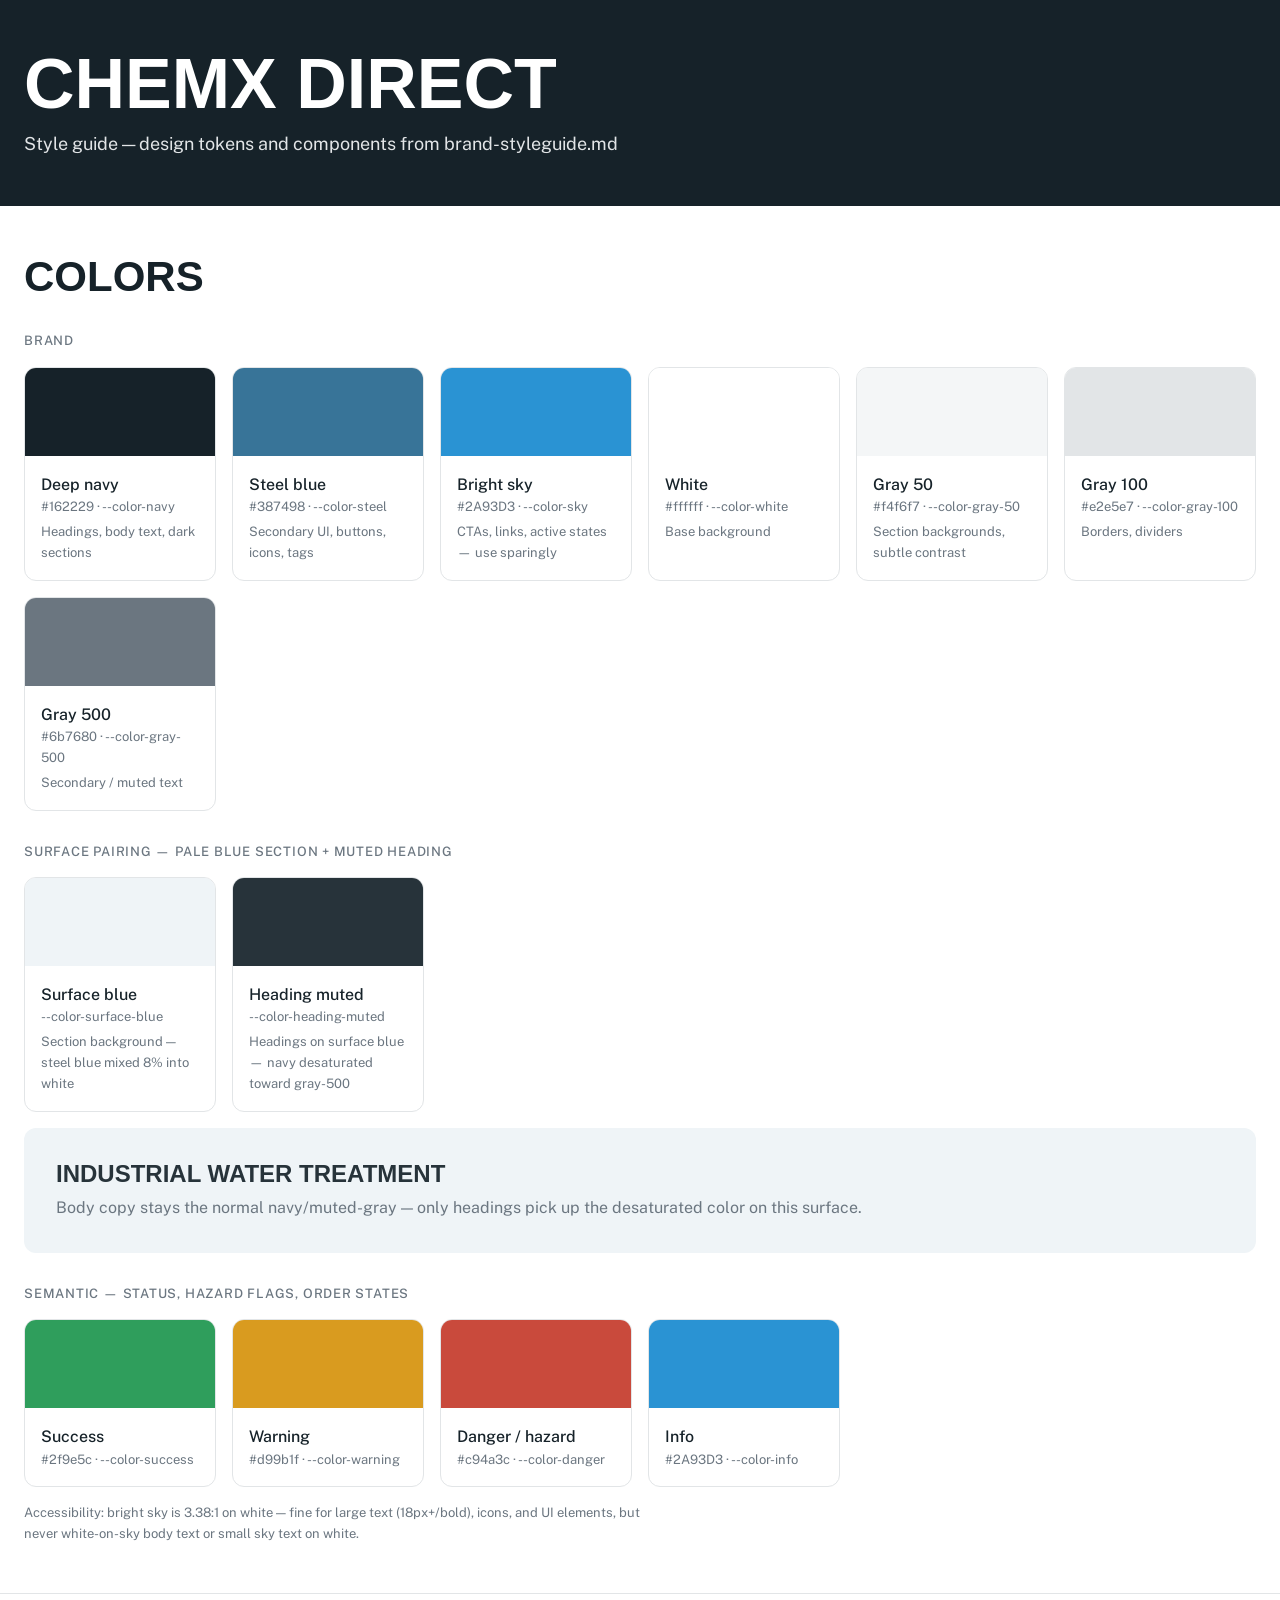
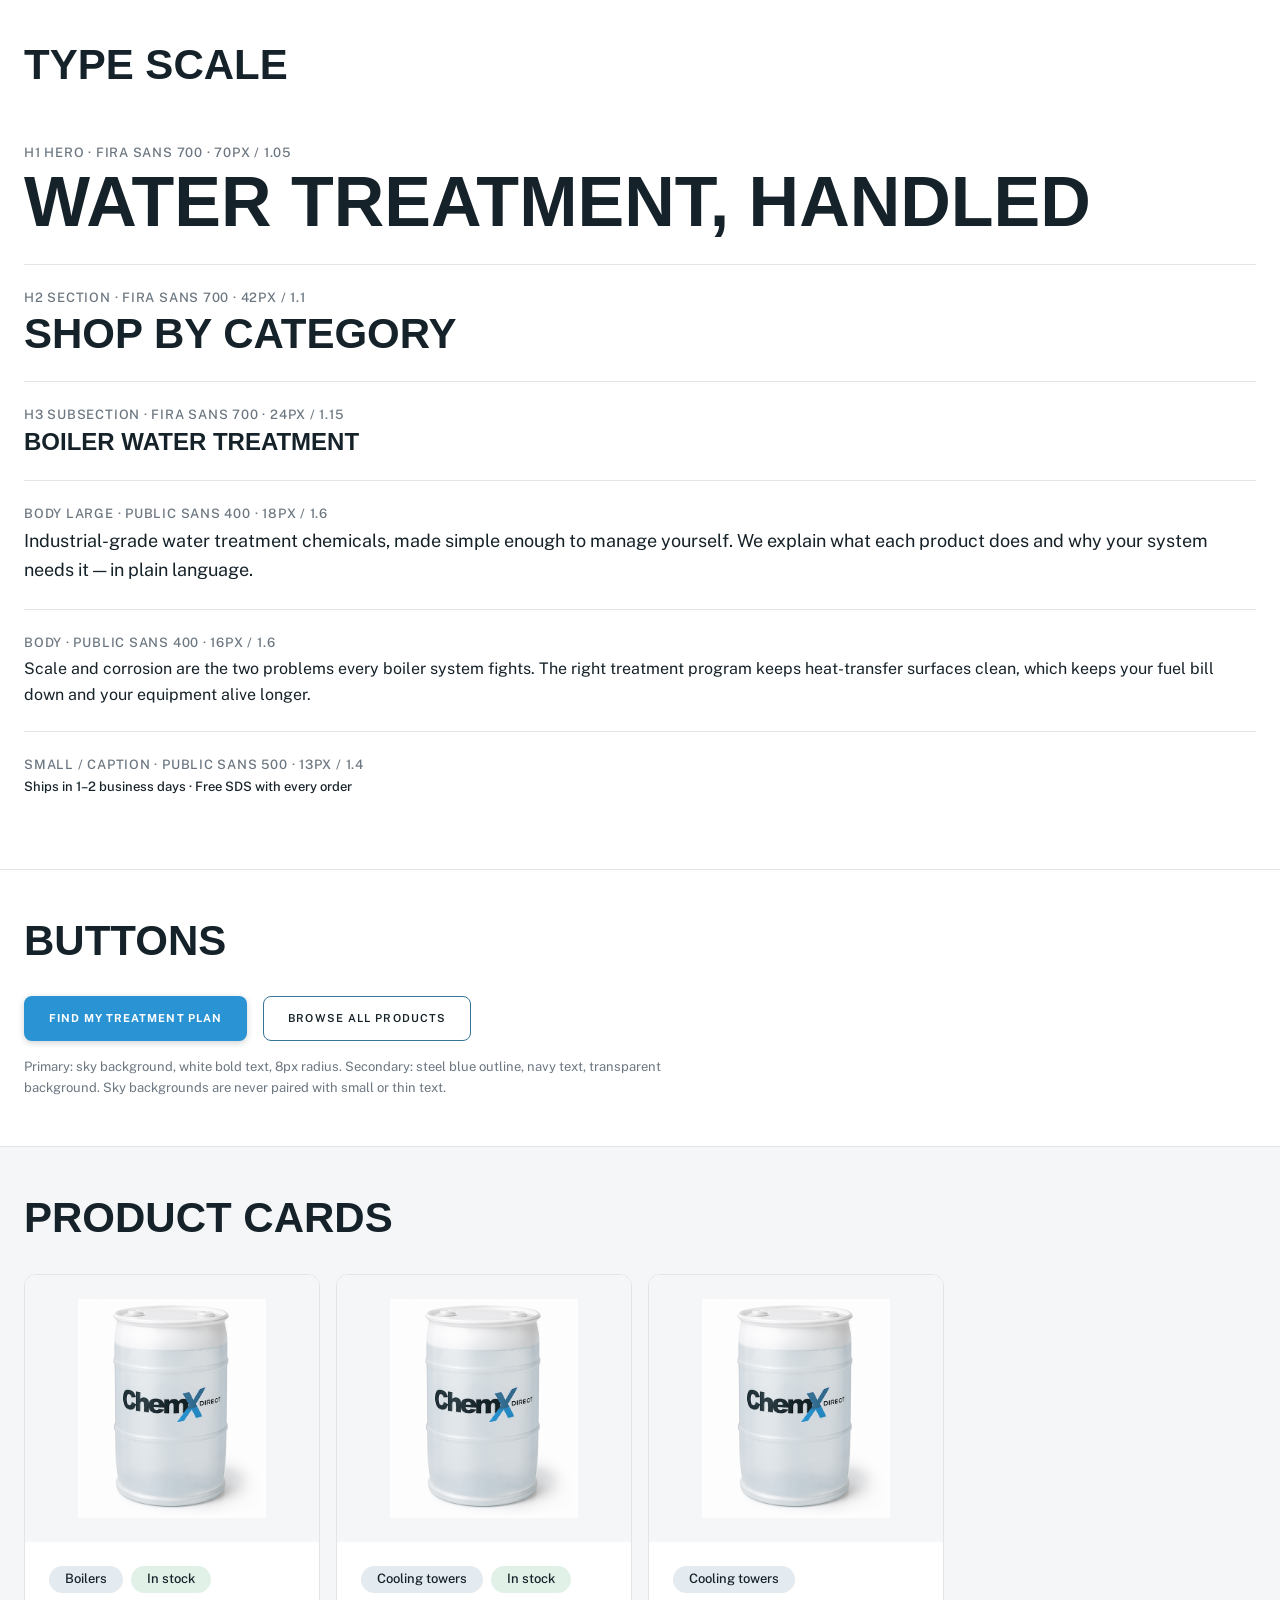
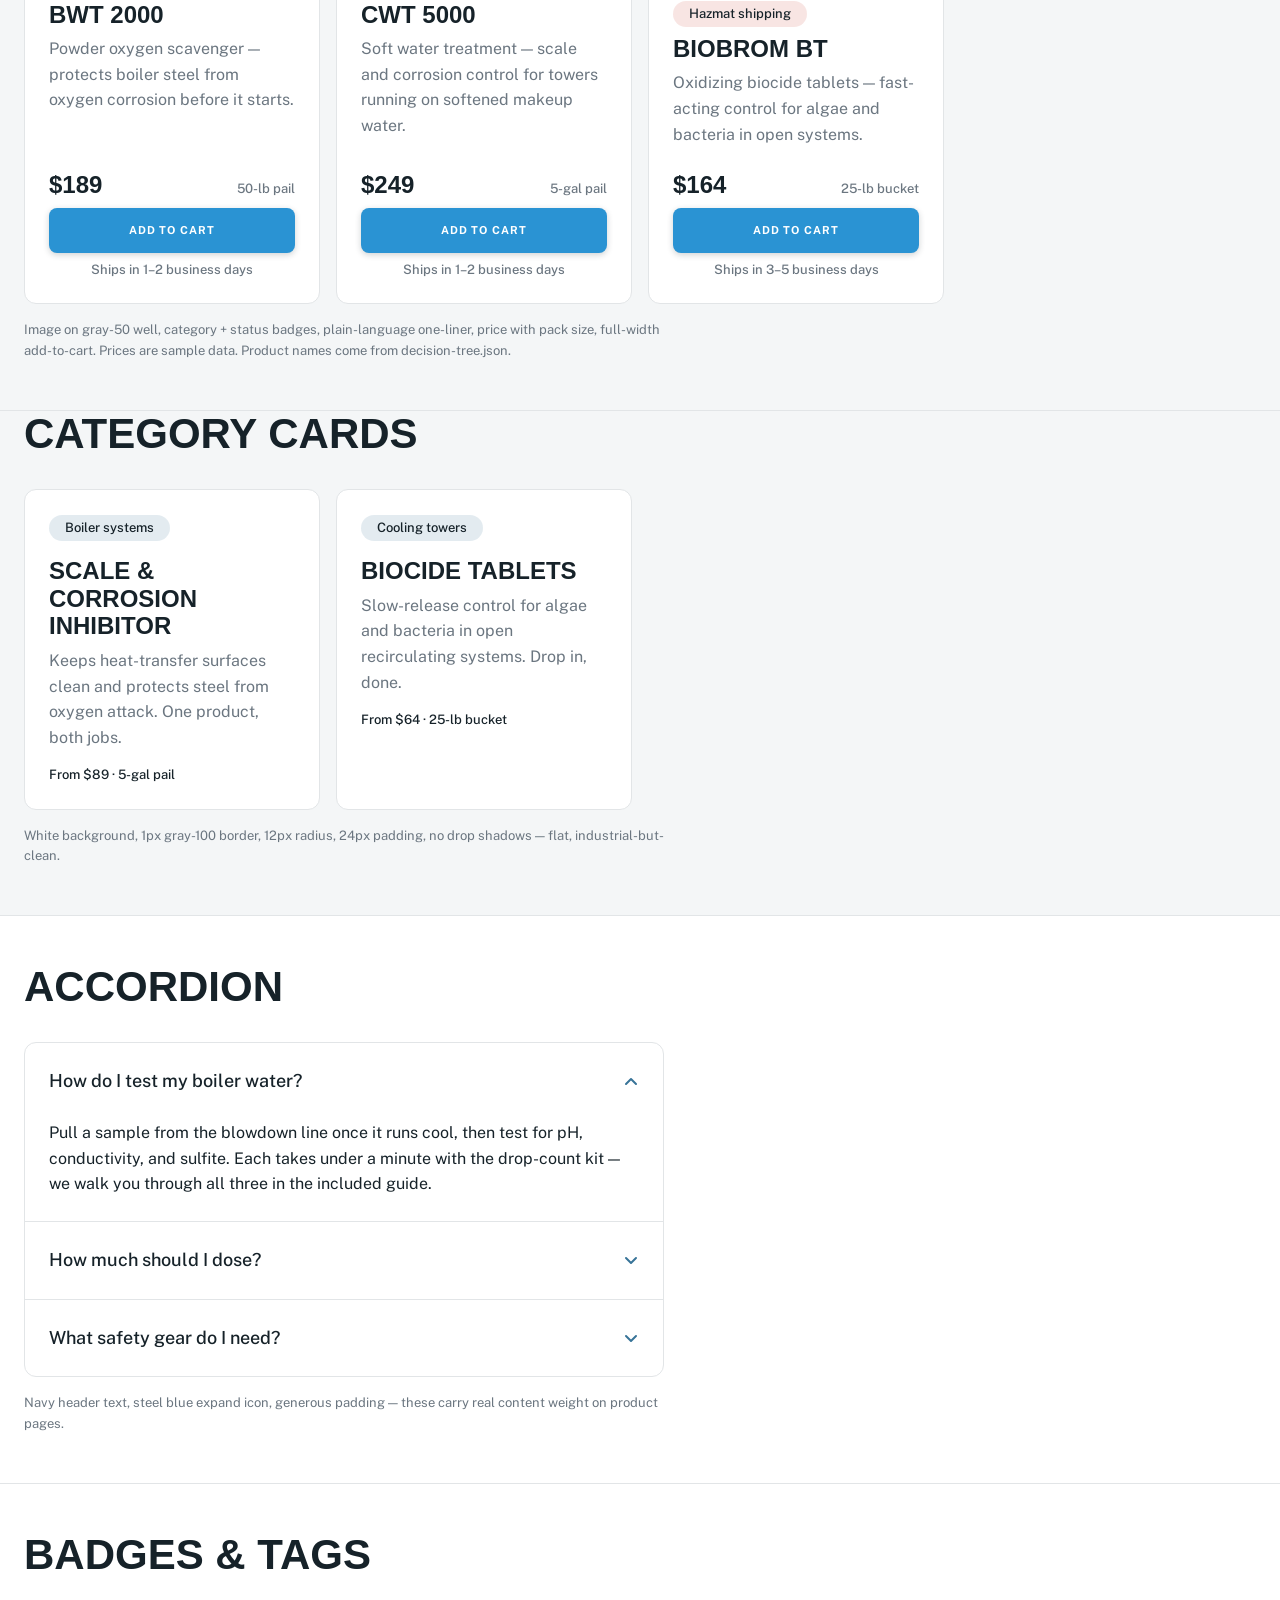
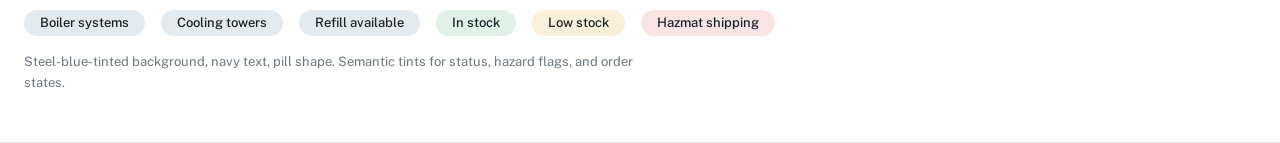
<file: styleguide.html>
<!DOCTYPE html>
<html lang="en">
<head>
  <meta charset="UTF-8" />
  <meta name="viewport" content="width=device-width, initial-scale=1.0" />
  <meta name="robots" content="noindex, nofollow" />
  <title>ChemX Direct — Style Guide</title>
  <link rel="preconnect" href="https://fonts.googleapis.com" />
  <link rel="preconnect" href="https://fonts.gstatic.com" crossorigin />
  <link
    href="https://fonts.googleapis.com/css2?family=Fira+Sans:wght@700&family=Public+Sans:wght@400;500;600&display=swap"
    rel="stylesheet"
  />
  <link rel="stylesheet" href="css/variables.css?v=2" />
  <link rel="stylesheet" href="css/base.css?v=2" />
  <link rel="stylesheet" href="css/components.css?v=2" />
  <style>
    /* Styleguide-page-only presentation styles */
    .sg-header {
      background-color: var(--color-navy);
      color: var(--color-white);
      padding-block: var(--space-5);
    }

    .sg-header p {
      color: var(--color-gray-100);
      margin-top: var(--space-1);
    }

    .sg-section {
      padding-block: var(--space-5);
      border-bottom: 1px solid var(--color-gray-100);
    }

    .sg-section > .container > h2 {
      margin-bottom: var(--space-4);
    }

    .sg-label {
      font-size: var(--text-small);
      font-weight: var(--weight-body-medium);
      line-height: var(--leading-small);
      color: var(--color-gray-500);
      text-transform: uppercase;
      letter-spacing: 0.06em;
      margin-bottom: var(--space-2);
    }

    .sg-subgroup + .sg-subgroup {
      margin-top: var(--space-4);
    }

    /* Color swatches */
    .sg-swatch-grid {
      display: grid;
      grid-template-columns: repeat(auto-fill, minmax(180px, 1fr));
      gap: var(--space-2);
    }

    .sg-swatch {
      border: 1px solid var(--color-gray-100);
      border-radius: var(--radius-card);
      overflow: hidden;
    }

    .sg-swatch__chip {
      height: 88px;
    }

    .sg-swatch__meta {
      padding: var(--space-2);
    }

    .sg-swatch__name {
      font-weight: var(--weight-body-medium);
      font-size: var(--text-body);
    }

    .sg-swatch__hex {
      font-size: var(--text-small);
      color: var(--color-gray-500);
    }

    .sg-swatch__usage {
      font-size: var(--text-small);
      color: var(--color-gray-500);
      margin-top: 4px;
    }

    /* Type scale */
    .sg-type-row {
      display: flex;
      flex-direction: column;
      gap: 4px;
      padding-block: var(--space-3);
      border-bottom: 1px solid var(--color-gray-100);
    }

    .sg-type-row:last-child {
      border-bottom: none;
    }

    .sg-type-row .sg-label {
      margin-bottom: 0;
    }

    /* Component rows */
    .sg-row {
      display: flex;
      flex-wrap: wrap;
      align-items: center;
      gap: var(--space-2);
    }

    .sg-card-grid {
      display: grid;
      grid-template-columns: repeat(auto-fill, minmax(280px, 1fr));
      gap: var(--space-2);
    }

    .sg-note {
      font-size: var(--text-small);
      color: var(--color-gray-500);
      margin-top: var(--space-2);
      max-width: 640px;
    }

    .sg-accordion-wrap {
      max-width: 640px;
    }
  </style>
</head>
<body>
  <header class="sg-header">
    <div class="container">
      <h1>ChemX Direct</h1>
      <p class="text-body-lg">
        Style guide — design tokens and components from brand-styleguide.md
      </p>
    </div>
  </header>

  <!-- ============ Colors ============ -->
  <section class="sg-section">
    <div class="container">
      <h2>Colors</h2>

      <div class="sg-subgroup">
        <p class="sg-label">Brand</p>
        <div class="sg-swatch-grid">
          <div class="sg-swatch">
            <div class="sg-swatch__chip" style="background-color: var(--color-navy)"></div>
            <div class="sg-swatch__meta">
              <div class="sg-swatch__name">Deep navy</div>
              <div class="sg-swatch__hex">#162229 · --color-navy</div>
              <div class="sg-swatch__usage">Headings, body text, dark sections</div>
            </div>
          </div>
          <div class="sg-swatch">
            <div class="sg-swatch__chip" style="background-color: var(--color-steel)"></div>
            <div class="sg-swatch__meta">
              <div class="sg-swatch__name">Steel blue</div>
              <div class="sg-swatch__hex">#387498 · --color-steel</div>
              <div class="sg-swatch__usage">Secondary UI, buttons, icons, tags</div>
            </div>
          </div>
          <div class="sg-swatch">
            <div class="sg-swatch__chip" style="background-color: var(--color-sky)"></div>
            <div class="sg-swatch__meta">
              <div class="sg-swatch__name">Bright sky</div>
              <div class="sg-swatch__hex">#2A93D3 · --color-sky</div>
              <div class="sg-swatch__usage">CTAs, links, active states — use sparingly</div>
            </div>
          </div>
          <div class="sg-swatch">
            <div class="sg-swatch__chip" style="background-color: var(--color-white)"></div>
            <div class="sg-swatch__meta">
              <div class="sg-swatch__name">White</div>
              <div class="sg-swatch__hex">#ffffff · --color-white</div>
              <div class="sg-swatch__usage">Base background</div>
            </div>
          </div>
          <div class="sg-swatch">
            <div class="sg-swatch__chip" style="background-color: var(--color-gray-50)"></div>
            <div class="sg-swatch__meta">
              <div class="sg-swatch__name">Gray 50</div>
              <div class="sg-swatch__hex">#f4f6f7 · --color-gray-50</div>
              <div class="sg-swatch__usage">Section backgrounds, subtle contrast</div>
            </div>
          </div>
          <div class="sg-swatch">
            <div class="sg-swatch__chip" style="background-color: var(--color-gray-100)"></div>
            <div class="sg-swatch__meta">
              <div class="sg-swatch__name">Gray 100</div>
              <div class="sg-swatch__hex">#e2e5e7 · --color-gray-100</div>
              <div class="sg-swatch__usage">Borders, dividers</div>
            </div>
          </div>
          <div class="sg-swatch">
            <div class="sg-swatch__chip" style="background-color: var(--color-gray-500)"></div>
            <div class="sg-swatch__meta">
              <div class="sg-swatch__name">Gray 500</div>
              <div class="sg-swatch__hex">#6b7680 · --color-gray-500</div>
              <div class="sg-swatch__usage">Secondary / muted text</div>
            </div>
          </div>
        </div>
      </div>

      <div class="sg-subgroup">
        <p class="sg-label">Surface pairing — pale blue section + muted heading</p>
        <div class="sg-swatch-grid">
          <div class="sg-swatch">
            <div class="sg-swatch__chip" style="background-color: var(--color-surface-blue)"></div>
            <div class="sg-swatch__meta">
              <div class="sg-swatch__name">Surface blue</div>
              <div class="sg-swatch__hex">--color-surface-blue</div>
              <div class="sg-swatch__usage">Section background — steel blue mixed 8% into white</div>
            </div>
          </div>
          <div class="sg-swatch">
            <div class="sg-swatch__chip" style="background-color: var(--color-heading-muted)"></div>
            <div class="sg-swatch__meta">
              <div class="sg-swatch__name">Heading muted</div>
              <div class="sg-swatch__hex">--color-heading-muted</div>
              <div class="sg-swatch__usage">Headings on surface blue — navy desaturated toward gray-500</div>
            </div>
          </div>
        </div>
        <div class="section section--blue" style="margin-top: var(--space-2); border-radius: var(--radius-card); padding: var(--space-4)">
          <h3 style="margin: 0">Industrial water treatment</h3>
          <p class="text-muted" style="margin-top: var(--space-1)">
            Body copy stays the normal navy/muted-gray — only headings pick up the desaturated color on this surface.
          </p>
        </div>
      </div>

      <div class="sg-subgroup">
        <p class="sg-label">Semantic — status, hazard flags, order states</p>
        <div class="sg-swatch-grid">
          <div class="sg-swatch">
            <div class="sg-swatch__chip" style="background-color: var(--color-success)"></div>
            <div class="sg-swatch__meta">
              <div class="sg-swatch__name">Success</div>
              <div class="sg-swatch__hex">#2f9e5c · --color-success</div>
            </div>
          </div>
          <div class="sg-swatch">
            <div class="sg-swatch__chip" style="background-color: var(--color-warning)"></div>
            <div class="sg-swatch__meta">
              <div class="sg-swatch__name">Warning</div>
              <div class="sg-swatch__hex">#d99b1f · --color-warning</div>
            </div>
          </div>
          <div class="sg-swatch">
            <div class="sg-swatch__chip" style="background-color: var(--color-danger)"></div>
            <div class="sg-swatch__meta">
              <div class="sg-swatch__name">Danger / hazard</div>
              <div class="sg-swatch__hex">#c94a3c · --color-danger</div>
            </div>
          </div>
          <div class="sg-swatch">
            <div class="sg-swatch__chip" style="background-color: var(--color-info)"></div>
            <div class="sg-swatch__meta">
              <div class="sg-swatch__name">Info</div>
              <div class="sg-swatch__hex">#2A93D3 · --color-info</div>
            </div>
          </div>
        </div>
        <p class="sg-note">
          Accessibility: bright sky is 3.38:1 on white — fine for large text
          (18px+/bold), icons, and UI elements, but never white-on-sky body
          text or small sky text on white.
        </p>
      </div>
    </div>
  </section>

  <!-- ============ Typography ============ -->
  <section class="sg-section">
    <div class="container">
      <h2>Type scale</h2>

      <div class="sg-type-row">
        <p class="sg-label">H1 hero · Fira Sans 700 · 70px / 1.05</p>
        <h1>Water treatment, handled</h1>
      </div>
      <div class="sg-type-row">
        <p class="sg-label">H2 section · Fira Sans 700 · 42px / 1.1</p>
        <h2>Shop by category</h2>
      </div>
      <div class="sg-type-row">
        <p class="sg-label">H3 subsection · Fira Sans 700 · 24px / 1.15</p>
        <h3>Boiler water treatment</h3>
      </div>
      <div class="sg-type-row">
        <p class="sg-label">Body large · Public Sans 400 · 18px / 1.6</p>
        <p class="text-body-lg">
          Industrial-grade water treatment chemicals, made simple enough to
          manage yourself. We explain what each product does and why your
          system needs it — in plain language.
        </p>
      </div>
      <div class="sg-type-row">
        <p class="sg-label">Body · Public Sans 400 · 16px / 1.6</p>
        <p>
          Scale and corrosion are the two problems every boiler system fights.
          The right treatment program keeps heat-transfer surfaces clean, which
          keeps your fuel bill down and your equipment alive longer.
        </p>
      </div>
      <div class="sg-type-row">
        <p class="sg-label">Small / caption · Public Sans 500 · 13px / 1.4</p>
        <p class="text-small">Ships in 1–2 business days · Free SDS with every order</p>
      </div>
    </div>
  </section>

  <!-- ============ Buttons ============ -->
  <section class="sg-section">
    <div class="container">
      <h2>Buttons</h2>
      <div class="sg-row">
        <button class="btn btn--primary" type="button">Find my treatment plan</button>
        <button class="btn btn--secondary" type="button">Browse all products</button>
      </div>
      <p class="sg-note">
        Primary: sky background, white bold text, 8px radius. Secondary: steel
        blue outline, navy text, transparent background. Sky backgrounds are
        never paired with small or thin text.
      </p>
    </div>
  </section>

  <!-- ============ Product cards ============ -->
  <section class="sg-section section--gray">
    <div class="container">
      <h2>Product cards</h2>
      <div class="sg-card-grid">
        <div class="product-card">
          <div class="product-card__media">
            <img
              src="images/product-drum.png"
              onerror="this.onerror = null; this.src = 'images/product-drum.svg'"
              alt="BWT 2000 — 55-gallon drum"
            />
          </div>
          <div class="product-card__body">
            <div class="product-card__tags">
              <span class="badge">Boilers</span>
              <span class="badge badge--success">In stock</span>
            </div>
            <h3>BWT 2000</h3>
            <p class="product-card__desc">
              Powder oxygen scavenger — protects boiler steel from oxygen
              corrosion before it starts.
            </p>
            <div class="product-card__price-row">
              <span class="product-card__price">$189</span>
              <span class="product-card__unit">50-lb pail</span>
            </div>
            <button class="btn btn--primary product-card__cta" type="button">
              Add to cart
            </button>
            <p class="text-small product-card__meta">Ships in 1–2 business days</p>
          </div>
        </div>

        <div class="product-card">
          <div class="product-card__media">
            <img
              src="images/product-drum.png"
              onerror="this.onerror = null; this.src = 'images/product-drum.svg'"
              alt="CWT 5000 — 55-gallon drum"
            />
          </div>
          <div class="product-card__body">
            <div class="product-card__tags">
              <span class="badge">Cooling towers</span>
              <span class="badge badge--success">In stock</span>
            </div>
            <h3>CWT 5000</h3>
            <p class="product-card__desc">
              Soft water treatment — scale and corrosion control for towers
              running on softened makeup water.
            </p>
            <div class="product-card__price-row">
              <span class="product-card__price">$249</span>
              <span class="product-card__unit">5-gal pail</span>
            </div>
            <button class="btn btn--primary product-card__cta" type="button">
              Add to cart
            </button>
            <p class="text-small product-card__meta">Ships in 1–2 business days</p>
          </div>
        </div>

        <div class="product-card">
          <div class="product-card__media">
            <img
              src="images/product-drum.png"
              onerror="this.onerror = null; this.src = 'images/product-drum.svg'"
              alt="BioBrom BT — 55-gallon drum"
            />
          </div>
          <div class="product-card__body">
            <div class="product-card__tags">
              <span class="badge">Cooling towers</span>
              <span class="badge badge--danger">Hazmat shipping</span>
            </div>
            <h3>BioBrom BT</h3>
            <p class="product-card__desc">
              Oxidizing biocide tablets — fast-acting control for algae and
              bacteria in open systems.
            </p>
            <div class="product-card__price-row">
              <span class="product-card__price">$164</span>
              <span class="product-card__unit">25-lb bucket</span>
            </div>
            <button class="btn btn--primary product-card__cta" type="button">
              Add to cart
            </button>
            <p class="text-small product-card__meta">Ships in 3–5 business days</p>
          </div>
        </div>
      </div>
      <p class="sg-note">
        Image on gray-50 well, category + status badges, plain-language
        one-liner, price with pack size, full-width add-to-cart. Prices are
        sample data. Product names come from decision-tree.json.
      </p>
    </div>
  </section>

  <!-- ============ Cards ============ -->
  <section class="sg-section section--gray" style="padding-top: 0">
    <div class="container">
      <h2>Category cards</h2>
      <div class="sg-card-grid">
        <div class="card">
          <span class="badge">Boiler systems</span>
          <h3 style="margin-top: var(--space-2)">Scale &amp; corrosion inhibitor</h3>
          <p class="text-muted" style="margin-top: var(--space-1)">
            Keeps heat-transfer surfaces clean and protects steel from oxygen
            attack. One product, both jobs.
          </p>
          <p class="text-small" style="margin-top: var(--space-2)">From $89 · 5-gal pail</p>
        </div>
        <div class="card">
          <span class="badge">Cooling towers</span>
          <h3 style="margin-top: var(--space-2)">Biocide tablets</h3>
          <p class="text-muted" style="margin-top: var(--space-1)">
            Slow-release control for algae and bacteria in open recirculating
            systems. Drop in, done.
          </p>
          <p class="text-small" style="margin-top: var(--space-2)">From $64 · 25-lb bucket</p>
        </div>
      </div>
      <p class="sg-note">
        White background, 1px gray-100 border, 12px radius, 24px padding, no
        drop shadows — flat, industrial-but-clean.
      </p>
    </div>
  </section>

  <!-- ============ Accordion ============ -->
  <section class="sg-section">
    <div class="container">
      <h2>Accordion</h2>
      <div class="sg-accordion-wrap">
        <div class="accordion">
          <div class="accordion__item is-open">
            <button class="accordion__trigger" type="button" aria-expanded="true">
              How do I test my boiler water?
              <svg class="accordion__icon" width="16" height="16" viewBox="0 0 16 16" fill="none" aria-hidden="true">
                <path d="M3 6l5 5 5-5" stroke="currentColor" stroke-width="2" stroke-linecap="round" stroke-linejoin="round"/>
              </svg>
            </button>
            <div class="accordion__panel">
              <p>
                Pull a sample from the blowdown line once it runs cool, then
                test for pH, conductivity, and sulfite. Each takes under a
                minute with the drop-count kit — we walk you through all three
                in the included guide.
              </p>
            </div>
          </div>
          <div class="accordion__item">
            <button class="accordion__trigger" type="button" aria-expanded="false">
              How much should I dose?
              <svg class="accordion__icon" width="16" height="16" viewBox="0 0 16 16" fill="none" aria-hidden="true">
                <path d="M3 6l5 5 5-5" stroke="currentColor" stroke-width="2" stroke-linecap="round" stroke-linejoin="round"/>
              </svg>
            </button>
            <div class="accordion__panel">
              <p>
                Dosage depends on your feedwater volume and test readings —
                start with the baseline on the label, test after 24 hours, and
                adjust. Your test kit tells you exactly where you stand.
              </p>
            </div>
          </div>
          <div class="accordion__item">
            <button class="accordion__trigger" type="button" aria-expanded="false">
              What safety gear do I need?
              <svg class="accordion__icon" width="16" height="16" viewBox="0 0 16 16" fill="none" aria-hidden="true">
                <path d="M3 6l5 5 5-5" stroke="currentColor" stroke-width="2" stroke-linecap="round" stroke-linejoin="round"/>
              </svg>
            </button>
            <div class="accordion__panel">
              <p>
                Chemical-splash goggles and nitrile gloves cover most handling.
                Anything that needs more than that is flagged on the product
                page before you buy.
              </p>
            </div>
          </div>
        </div>
      </div>
      <p class="sg-note">
        Navy header text, steel blue expand icon, generous padding — these
        carry real content weight on product pages.
      </p>
    </div>
  </section>

  <!-- ============ Badges ============ -->
  <section class="sg-section">
    <div class="container">
      <h2>Badges &amp; tags</h2>
      <div class="sg-row">
        <span class="badge">Boiler systems</span>
        <span class="badge">Cooling towers</span>
        <span class="badge">Refill available</span>
        <span class="badge badge--success">In stock</span>
        <span class="badge badge--warning">Low stock</span>
        <span class="badge badge--danger">Hazmat shipping</span>
      </div>
      <p class="sg-note">
        Steel-blue-tinted background, navy text, pill shape. Semantic tints for
        status, hazard flags, and order states.
      </p>
    </div>
  </section>

  <script src="js/main.js?v=15"></script>
</body>
</html>
</file>
<file: css/variables.css>
@charset "UTF-8";
/* ==========================================================================
   ChemX Direct — Design tokens
   Source of truth: brand-styleguide.md. Every color, font size, and spacing
   value lives here — other stylesheets reference these variables only.
   ========================================================================== */

:root {
  /* ---- Brand colors ---- */
  --color-navy: #162229;      /* Deep navy — headings, body text, dark sections */
  --color-steel: #387498;     /* Steel blue — secondary UI, buttons, icons, tags */
  --color-sky: #2A93D3;       /* Bright sky — CTAs, links, active states (sparingly) */
  --color-white: #ffffff;     /* Base background */
  --color-gray-50: #f4f6f7;   /* Section backgrounds, subtle contrast */
  --color-gray-100: #e2e5e7;  /* Borders, dividers */
  --color-gray-500: #6b7680;  /* Secondary / muted text */

  /* Divider on dark backgrounds (gray-100 is invisible on navy) */
  --color-border-light: color-mix(in srgb, var(--color-white) 16%, transparent);

  /* Desaturated blue surface pairing — pale blue-tinted section background
     with a muted (grayed-down) navy for headings on top of it */
  --color-surface-blue: color-mix(in srgb, var(--color-steel) 8%, var(--color-white));
  --color-heading-muted: color-mix(in srgb, var(--color-navy) 80%, var(--color-gray-500));

  /* ---- Semantic colors ---- */
  --color-success: #2f9e5c;
  --color-warning: #d99b1f;
  --color-danger: #c94a3c;
  --color-info: var(--color-sky);

  /* ---- Typography ---- */
  --font-heading: "Barlow Condensed", sans-serif;
  --font-body: "Public Sans", sans-serif;

  --weight-heading-bold: 700;
  --weight-heading-extrabold: 800;
  --weight-body-regular: 400;
  --weight-body-medium: 500;
  --weight-body-semibold: 600;  /* UI labels (nav, small caps) — see note in brand-styleguide.md */

  /* Type scale (desktop) */
  --text-h1: 70px;            /* H1 hero — Barlow Condensed 800 */
  --text-h2: 42px;            /* H2 section — Barlow Condensed 700 */
  --text-h3: 24px;            /* H3 subsection — Barlow Condensed 700 */
  --text-body-lg: 18px;       /* Body large — Public Sans 400 */
  --text-body: 16px;          /* Body — Public Sans 400 */
  --text-small: 13px;         /* Small / caption — Public Sans 500 */

  /* Line heights */
  --leading-h1: 1.05;
  --leading-h2: 1.1;
  --leading-h3: 1.15;
  --leading-body: 1.6;
  --leading-small: 1.4;

  /* Mobile heading scale (~60–70% of desktop) */
  --text-h1-mobile: 45px;
  --text-h2-mobile: 30px;
  --text-h3-mobile: 19px;

  /* ---- Spacing (8px base unit) ---- */
  --space-1: 8px;
  --space-2: 16px;
  --space-3: 24px;
  --space-4: 32px;
  --space-5: 48px;
  --space-6: 64px;
  --space-7: 96px;

  /* Section vertical padding */
  --section-pad-mobile: var(--space-6);   /* 64px */
  --section-pad-desktop: var(--space-7);  /* 96px */

  /* ---- Layout ---- */
  --content-max-width: 1400px;
  --side-pad-mobile: var(--space-3);      /* 24px */

  /* ---- Radii ---- */
  --radius-button: 8px;
  --radius-card: 12px;
  --radius-pill: 999px;

  /* ---- Glass (translucent pills/overlays on photo backgrounds) ---- */
  --glass-bg: color-mix(in srgb, var(--color-white) 14%, transparent);
  --glass-blur: 12px;

  /* ---- Elevation ----
     Interactive elements only. Cards stay flat per brand-styleguide.md. */
  --shadow-btn: 0 2px 6px color-mix(in srgb, var(--color-navy) 20%, transparent);
  --shadow-btn-hover: 0 8px 20px color-mix(in srgb, var(--color-navy) 28%, transparent);
}
</file>
<file: css/base.css>
@charset "UTF-8";
/* ==========================================================================
   ChemX Direct — Base styles
   Resets, base typography, shared layout rules. References variables.css.
   ========================================================================== */

*,
*::before,
*::after {
  box-sizing: border-box;
  margin: 0;
  padding: 0;
}

html {
  -webkit-text-size-adjust: 100%;
}

body {
  font-family: var(--font-body);
  font-weight: var(--weight-body-regular);
  font-size: var(--text-body);
  line-height: var(--leading-body);
  color: var(--color-navy);
  background-color: var(--color-white);
  -webkit-font-smoothing: antialiased;
}

img,
svg {
  display: block;
  max-width: 100%;
}

button {
  font: inherit;
  cursor: pointer;
}

a {
  color: var(--color-sky);
  text-decoration: none;
}

a:hover {
  text-decoration: underline;
}

/* ---- Headings ---- */

h1,
h2,
h3 {
  font-family: var(--font-heading);
  text-transform: uppercase;
}

h1 {
  font-size: var(--text-h1);
  font-weight: var(--weight-heading-extrabold);
  line-height: var(--leading-h1);
}

h2 {
  font-size: var(--text-h2);
  font-weight: var(--weight-heading-bold);
  line-height: var(--leading-h2);
}

h3 {
  font-size: var(--text-h3);
  font-weight: var(--weight-heading-bold);
  line-height: var(--leading-h3);
}

@media (max-width: 640px) {
  h1 {
    font-size: var(--text-h1-mobile);
  }

  h2 {
    font-size: var(--text-h2-mobile);
  }

  h3 {
    font-size: var(--text-h3-mobile);
  }
}

/* ---- Text utilities ---- */

.text-body-lg {
  font-size: var(--text-body-lg);
  line-height: var(--leading-body);
}

.text-small {
  font-size: var(--text-small);
  font-weight: var(--weight-body-medium);
  line-height: var(--leading-small);
}

.text-muted {
  color: var(--color-gray-500);
}

/* Readable to screen readers, invisible on screen — used for control labels
   whose visual meaning comes from an image or icon */
.visually-hidden {
  position: absolute;
  width: 1px;
  height: 1px;
  margin: -1px;
  padding: 0;
  overflow: hidden;
  clip-path: inset(50%);
  white-space: nowrap;
  border: 0;
}

/* ---- Layout ---- */

.container {
  max-width: var(--content-max-width);
  margin-inline: auto;
  padding-inline: var(--side-pad-mobile);
}

.section {
  padding-block: var(--section-pad-mobile);
}

@media (min-width: 768px) {
  .section {
    padding-block: var(--section-pad-desktop);
  }
}

.section--gray {
  background-color: var(--color-gray-50);
}

.section--navy {
  background-color: var(--color-navy);
  color: var(--color-white);
}

/* Pale blue-tinted surface — headings inside get the desaturated-navy
   pairing instead of full-strength navy */
.section--blue {
  background-color: var(--color-surface-blue);
}

.section--blue h1,
.section--blue h2,
.section--blue h3 {
  color: var(--color-heading-muted);
}
</file>
<file: css/components.css>
@charset "UTF-8";
/* ==========================================================================
   ChemX Direct — Components
   Buttons, cards, badges, accordions. References variables.css.
   ========================================================================== */

/* ---- Glass pill (eyebrow label over photo backgrounds) ---- */

.pill-glass {
  display: inline-flex;
  align-items: center;
  gap: var(--space-1);
  font-size: var(--text-small);
  font-weight: var(--weight-body-semibold);
  line-height: var(--leading-small);
  letter-spacing: 0.06em;
  text-transform: uppercase;
  color: var(--color-white);
  background-color: var(--glass-bg);
  backdrop-filter: blur(var(--glass-blur));
  -webkit-backdrop-filter: blur(var(--glass-blur));
  border: 1px solid var(--color-border-light);
  border-radius: var(--radius-pill);
  padding: var(--space-1) var(--space-3);
}

/* ---- Eyebrow: the site-wide section label — just the word ---- */

.eyebrow {
  color: var(--color-steel);
  font-size: var(--text-small);
  font-weight: var(--weight-body-semibold);
  line-height: var(--leading-small);
  letter-spacing: 0.08em;
  text-transform: uppercase;
}

/* On navy or photo backgrounds, where steel goes muddy */
.eyebrow--light {
  color: var(--color-sky);
}

/* ---- Outline pill (eyebrow label over plain/light backgrounds) ---- */

.pill-outline {
  display: inline-flex;
  align-items: center;
  font-size: var(--text-small);
  font-weight: var(--weight-body-semibold);
  line-height: var(--leading-small);
  letter-spacing: 0.08em;
  text-transform: uppercase;
  color: var(--color-navy);
  background-color: var(--color-white);
  border: 1px solid var(--color-gray-100);
  border-radius: var(--radius-pill);
  padding: var(--space-1) var(--space-3);
}

/* Small sky dot preceding the label */
.pill-glass::before {
  content: "";
  flex-shrink: 0;
  width: 6px;
  height: 6px;
  border-radius: var(--radius-pill);
  background-color: var(--color-sky);
}

@media (max-width: 640px) {
  .pill-glass {
    padding: var(--space-1) var(--space-2);
    letter-spacing: 0.04em;
  }
}

/* ---- Buttons ---- */

.btn {
  display: inline-flex;
  align-items: center;
  justify-content: center;
  gap: var(--space-1);
  font-family: var(--font-body);
  font-size: 11px;
  font-weight: var(--weight-body-semibold);
  line-height: 1;
  letter-spacing: 0.1em;
  text-transform: uppercase;
  padding: var(--space-2) var(--space-3);
  border-radius: var(--radius-button);
  border: 1px solid transparent;
  text-decoration: none;
  cursor: pointer;
  transition: background-color 0.18s ease, color 0.18s ease,
    border-color 0.18s ease, box-shadow 0.18s ease, transform 0.18s ease;
}

.btn:hover {
  text-decoration: none;
  transform: translateY(-1px);
}

.btn:active {
  transform: translateY(0);
}

.btn:focus-visible {
  outline: 2px solid var(--color-sky);
  outline-offset: 2px;
}

/* Larger CTA size for hero / section-level calls to action */
.btn--lg {
  font-size: var(--text-body);
  padding: var(--space-3) var(--space-5);
}

/* Trailing arrow for forward-motion CTAs */
.btn--arrow::after {
  content: "→";
  font-size: 1.15em;
  line-height: 1;
  transition: transform 0.18s ease;
}

.btn--arrow:hover::after {
  transform: translateX(3px);
}

/* Primary: sky background, white text, bold — sky is never paired with
   small/thin text, so the weight stays bold here */
.btn--primary {
  background-color: var(--color-sky);
  color: var(--color-white);
  font-weight: var(--weight-heading-bold);
  box-shadow: var(--shadow-btn);
}

.btn--primary:hover {
  background-color: var(--color-steel);
  box-shadow: var(--shadow-btn-hover);
}

/* Secondary: outline, navy text, transparent background */
.btn--secondary {
  background-color: transparent;
  color: var(--color-navy);
  border-color: var(--color-steel);
}

.btn--secondary:hover {
  background-color: var(--color-navy);
  border-color: var(--color-navy);
  color: var(--color-white);
  box-shadow: var(--shadow-btn);
}

/* Line: the hero CTA's voice — sentence case, no fill — but bordered, for
   section-level CTAs away from the hero */
.btn--line {
  gap: var(--space-2);
  min-height: 48px;
  padding: 12px var(--space-4);
  border: 1px solid color-mix(in srgb, var(--color-navy) 28%, transparent);
  border-radius: var(--radius-pill);
  background-color: transparent;
  box-shadow: none;
  color: var(--color-navy);
  font-size: var(--text-body);
  font-weight: var(--weight-body-semibold);
  letter-spacing: 0;
  text-transform: none;
}

.btn--line span {
  font-size: 1.2em;
  line-height: 1;
}

.btn--line:hover {
  background-color: var(--color-navy);
  border-color: var(--color-navy);
  color: var(--color-white);
  box-shadow: none;
}

/* On navy or photo backgrounds */
.btn--line-light {
  border-color: color-mix(in srgb, var(--color-white) 45%, transparent);
  color: var(--color-white);
}

.btn--line-light:hover {
  background-color: var(--color-white);
  border-color: var(--color-white);
  color: var(--color-navy);
}

/* Ghost: for use on dark/photo backgrounds */
.btn--ghost {
  background-color: var(--glass-bg);
  backdrop-filter: blur(var(--glass-blur));
  -webkit-backdrop-filter: blur(var(--glass-blur));
  color: var(--color-white);
  border-color: var(--color-border-light);
}

.btn--ghost:hover {
  background-color: color-mix(in srgb, var(--color-white) 24%, transparent);
  border-color: var(--color-white);
}

/* ---- Cards ---- */

.card {
  background-color: var(--color-white);
  border: 1px solid var(--color-gray-100);
  border-radius: var(--radius-card);
  padding: var(--space-3);
  /* No drop shadows — flat, industrial-but-clean */
}

.card h3 {
  margin-bottom: var(--space-1);
}

/* ---- Clickable card ---- */

a.card {
  display: block;
  color: inherit;
  text-decoration: none;
  transition: border-color 0.15s ease, background-color 0.15s ease;
}

a.card:hover {
  border-color: var(--color-steel);
  background-color: var(--color-gray-50);
}

/* ---- Numbered steps (how it works) ---- */

.steps {
  list-style: none;
  counter-reset: step;
  display: grid;
  grid-template-columns: repeat(3, 1fr);
  gap: var(--space-4);
  text-align: center;
}

@media (max-width: 640px) {
  .steps {
    grid-template-columns: 1fr;
    gap: var(--space-3);
  }
}

.steps li {
  counter-increment: step;
}

.steps li::before {
  content: counter(step);
  display: block;
  font-family: var(--font-heading);
  font-weight: var(--weight-heading-bold);
  font-size: var(--text-h2);
  line-height: var(--leading-h2);
  color: var(--color-sky);
  margin-bottom: var(--space-1);
}

.steps__label {
  font-size: var(--text-body-lg);
  font-weight: var(--weight-body-medium);
}

/* ---- Filter pill tabs (category switcher) ---- */

.pill-tabs {
  display: flex;
  flex-wrap: wrap;
  gap: var(--space-1);
}

.pill-tab {
  font-family: var(--font-body);
  font-size: var(--text-small);
  font-weight: var(--weight-body-semibold);
  line-height: var(--leading-small);
  letter-spacing: 0.06em;
  text-transform: uppercase;
  color: var(--color-navy);
  background-color: var(--color-white);
  border: 1px solid var(--color-gray-100);
  border-radius: var(--radius-pill);
  padding: 10px var(--space-2);
  cursor: pointer;
  transition: background-color 0.15s ease, color 0.15s ease,
    border-color 0.15s ease;
}

.pill-tab:hover {
  border-color: var(--color-steel);
}

.pill-tab.is-active {
  background-color: var(--color-navy);
  border-color: var(--color-navy);
  color: var(--color-white);
}

.pill-tab:focus-visible {
  outline: 2px solid var(--color-sky);
  outline-offset: 2px;
}

/* ---- Horizontal product rail (scroll-snap carousel) ---- */

.rail {
  display: flex;
  gap: var(--space-2);
  overflow-x: auto;
  scroll-snap-type: x mandatory;
  scroll-behavior: smooth;
  padding-block: var(--space-1);
  /* hide scrollbar — arrows and touch/trackpad handle scrolling */
  scrollbar-width: none;
}

.rail::-webkit-scrollbar {
  display: none;
}

.rail > * {
  flex: 0 0 300px;
  scroll-snap-align: start;
}

@media (max-width: 640px) {
  .rail > * {
    flex-basis: 260px;
  }
}

/* Circular prev/next buttons */
.rail-btn {
  display: inline-flex;
  align-items: center;
  justify-content: center;
  width: 44px;
  height: 44px;
  border-radius: var(--radius-pill);
  border: 1px solid var(--color-gray-100);
  background-color: var(--color-white);
  color: var(--color-navy);
  font-size: var(--text-body-lg);
  line-height: 1;
  cursor: pointer;
  transition: background-color 0.15s ease, color 0.15s ease,
    border-color 0.15s ease, opacity 0.15s ease;
}

.rail-btn:hover {
  background-color: var(--color-navy);
  border-color: var(--color-navy);
  color: var(--color-white);
}

.rail-btn:disabled {
  opacity: 0.35;
  pointer-events: none;
}

.rail-btn:focus-visible {
  outline: 2px solid var(--color-sky);
  outline-offset: 2px;
}

/* ---- Product card (commerce) ---- */

.product-card {
  display: flex;
  flex-direction: column;
  background-color: var(--color-white);
  border: 1px solid var(--color-gray-100);
  border-radius: var(--radius-card);
  overflow: hidden;
}

.product-card__media {
  background-color: var(--color-gray-50);
  padding: var(--space-3);
  display: flex;
  align-items: center;
  justify-content: center;
}

.product-card__media img {
  max-height: 220px;
  object-fit: contain;
}

.product-card__body {
  display: flex;
  flex-direction: column;
  flex-grow: 1;
  gap: var(--space-1);
  padding: var(--space-3);
}

.product-card__tags {
  display: flex;
  flex-wrap: wrap;
  gap: var(--space-1);
}

.product-card__desc {
  color: var(--color-gray-500);
}

.product-card__price-row {
  display: flex;
  align-items: baseline;
  justify-content: space-between;
  gap: var(--space-2);
  margin-top: auto;
  padding-top: var(--space-2);
}

.product-card__price {
  font-family: var(--font-heading);
  font-size: var(--text-h3);
  font-weight: var(--weight-heading-bold);
  line-height: var(--leading-h3);
}

.product-card__unit {
  font-size: var(--text-small);
  font-weight: var(--weight-body-medium);
  color: var(--color-gray-500);
}

.product-card__cta {
  width: 100%;
  text-align: center;
}

/* Two-button row: Add to cart + Learn more */
.product-card__actions {
  display: flex;
  flex-direction: column;
  gap: var(--space-1);
  padding-top: var(--space-1);
}

/* Learn more — plain text link, not a second button */
.product-card__link {
  text-align: center;
  font-size: var(--text-small);
  font-weight: var(--weight-body-semibold);
  letter-spacing: 0.06em;
  text-transform: uppercase;
  color: var(--color-steel);
  padding-block: 2px;
}

.product-card__link:hover {
  color: var(--color-sky);
  text-decoration: underline;
}

.product-card__meta {
  text-align: center;
  color: var(--color-gray-500);
}

/* ---- Badges / tags ---- */

.badge {
  display: inline-block;
  font-size: var(--text-small);
  font-weight: var(--weight-body-medium);
  line-height: var(--leading-small);
  color: var(--color-navy);
  background-color: rgba(56, 116, 152, 0.14); /* steel-blue tint */
  padding: 4px var(--space-2);
  border-radius: var(--radius-pill);
}

/* Semantic badge variants (status, hazard flags, order states) */
.badge--success {
  background-color: rgba(47, 158, 92, 0.14);
}

.badge--warning {
  background-color: rgba(217, 155, 31, 0.16);
}

.badge--danger {
  background-color: rgba(201, 74, 60, 0.14);
}

/* ---- Accordions ---- */

.accordion {
  border: 1px solid var(--color-gray-100);
  border-radius: var(--radius-card);
  overflow: hidden;
}

.accordion__item + .accordion__item {
  border-top: 1px solid var(--color-gray-100);
}

.accordion__trigger {
  display: flex;
  align-items: center;
  justify-content: space-between;
  gap: var(--space-2);
  width: 100%;
  background: none;
  border: none;
  text-align: left;
  color: var(--color-navy);
  font-weight: var(--weight-body-medium);
  font-size: var(--text-body-lg);
  padding: var(--space-3);
}

.accordion__icon {
  flex-shrink: 0;
  color: var(--color-steel);
  transition: transform 0.2s ease;
}

.accordion__item.is-open .accordion__icon {
  transform: rotate(180deg);
}

.accordion__panel {
  display: none;
  padding: 0 var(--space-3) var(--space-3);
  color: var(--color-navy);
}

.accordion__item.is-open .accordion__panel {
  display: block;
}
</file>
<file: css/chrome.css>
@charset "UTF-8";
/* ==========================================================================
   ChemX Direct — Site chrome
   Shared page furniture used by every page: promo banner, header + nav +
   Shop mega menu, footer, and the guided-selector modal. Homepage-only
   layout stays inline in index.html; anything that appears on more than one
   page lives here so the two can never drift.
   Tokens only — no raw values (see css/variables.css).
   ========================================================================== */

/* ---- Promo banner ---- */
/* Promo banner — solid navy bar above the translucent nav */
.promo-banner {
  background-color: var(--color-navy);
  color: var(--color-white);
  text-align: center;
  padding-block: var(--space-1);
  font-size: var(--text-small);
  font-weight: var(--weight-body-semibold);
  line-height: var(--leading-small);
  letter-spacing: 0.06em;
  text-transform: uppercase;
}

.promo-banner__sep {
  color: var(--color-gray-500);
  margin-inline: var(--space-1);
}

.promo-banner a {
  color: var(--color-sky);
  text-underline-offset: 3px;
}

@media (max-width: 640px) {
  .promo-banner {
    letter-spacing: 0.04em;
  }

  /* Secondary line adds noise on a phone — lead with the offer */
  .promo-banner__sep,
  .promo-banner__secondary {
    display: none;
  }
}

/* ==========================================================================
   HEADER / NAV / SHOP MEGA MENU
   ========================================================================== */

/* Header — divider line separates the nav from the hero below it */
.site-header {
  position: relative;
  z-index: 3; /* above the hero photo layers and the carousel content */
  border-bottom: 1px solid var(--color-border-light);
}

.site-header .container {
  display: flex;
  flex-wrap: wrap;
  align-items: stretch;
  justify-content: space-between;
  gap: var(--space-3);
}

.site-header__logo {
  display: flex;
  align-items: center;
  flex-shrink: 0;
  padding-block: var(--space-2);
}

.site-header__logo img {
  height: 42px;
  width: auto;
  display: block;
}

/* Keep the nav on one row at phone widths */
@media (max-width: 640px) {
  .site-header__logo img {
    height: 32px;
  }
}

.site-nav {
  display: flex;
  align-items: stretch;
  gap: 0;
}

/* Direct children only — mega-menu links inside must not inherit this */
.site-nav > a,
.site-nav__link {
  display: flex;
  align-items: center;
  gap: 6px;
  color: var(--color-white);
  font-family: var(--font-body);
  font-size: var(--text-small);
  font-weight: var(--weight-body-semibold);
  text-transform: uppercase;
  letter-spacing: 0.08em;
  padding: 0 var(--space-3);
  align-self: stretch;
  background: none;
  border: none;
  border-right: 1px solid var(--color-border-light);
  cursor: pointer;
  transition: background-color 0.15s ease, color 0.15s ease;
}

.site-nav > a:last-child {
  border-right: none;
}

.site-nav > a:hover,
.site-nav__link:hover,
.site-nav__item.is-open .site-nav__link {
  background-color: var(--color-navy);
  color: var(--color-sky);
  text-decoration: none;
}

.site-nav__item {
  display: flex;
  align-items: stretch;
}

.site-nav__chevron {
  transition: transform 0.2s ease;
}

.site-nav__item.is-open .site-nav__chevron {
  transform: rotate(180deg);
}

/* Hamburger toggle — hidden until the nav collapses on phones */
.site-header__menu-btn {
  display: none;
  flex-direction: column;
  align-items: center;
  justify-content: center;
  gap: 5px;
  width: 44px;
  height: 44px;
  margin-block: auto;
  padding: 0;
  background: none;
  border: none;
  flex-shrink: 0;
  cursor: pointer;
}

.site-header__menu-btn span {
  display: block;
  width: 22px;
  height: 2px;
  background-color: var(--color-white);
  border-radius: var(--radius-pill);
  transition: transform 0.2s ease, opacity 0.2s ease;
}

.site-header__menu-btn.is-active span:nth-child(1) {
  transform: translateY(7px) rotate(45deg);
}

.site-header__menu-btn.is-active span:nth-child(2) {
  opacity: 0;
}

.site-header__menu-btn.is-active span:nth-child(3) {
  transform: translateY(-7px) rotate(-45deg);
}

@media (max-width: 640px) {
  .site-header__menu-btn {
    display: flex;
  }

  /* Collapses into a full-width dropdown panel, opaque so it stays
     readable over the hero photo regardless of scroll position */
  .site-nav {
    display: none;
    position: absolute;
    top: 100%;
    left: 0;
    right: 0;
    flex-direction: column;
    gap: 0;
    background-color: var(--color-navy);
    border-bottom: 1px solid var(--color-border-light);
    max-height: calc(100vh - 100%);
    overflow-y: auto;
    z-index: 20;
  }

  .site-nav.is-open {
    display: flex;
  }

  .site-nav > a,
  .site-nav__link {
    width: 100%;
    min-height: 52px;
    padding-inline: var(--space-3);
    border-right: none;
    border-bottom: 1px solid var(--color-border-light);
  }

  .site-nav > a:last-child {
    border-bottom: none;
  }

  .site-nav__item {
    flex-direction: column;
  }

  .site-nav__link {
    justify-content: space-between;
  }
}

/* ---- Shop mega menu ----
   Full-bleed panel dropping from the header. Positioned against
   .site-header (the nearest positioned ancestor), not the nav item,
   so it spans the full window width. */
.mega {
  position: absolute;
  top: 100%;
  left: 0;
  right: 0;
  background-color: var(--color-white);
  border-bottom: 1px solid var(--color-gray-100);
  box-shadow: 0 18px 36px color-mix(in srgb, var(--color-navy) 14%, transparent);
  opacity: 0;
  visibility: hidden;
  transform: translateY(-8px);
  transition: opacity 0.18s ease, transform 0.18s ease,
    visibility 0.18s ease;
  z-index: 40;
}

.site-nav__item.is-open .mega {
  opacity: 1;
  visibility: visible;
  transform: translateY(0);
}

.mega__grid {
  display: grid;
  grid-template-columns: repeat(4, minmax(0, 1fr)) 300px;
  gap: var(--space-5);
  padding-block: var(--space-5);
  align-items: start;
}

@media (max-width: 1100px) {
  .mega__grid {
    grid-template-columns: repeat(3, minmax(0, 1fr)) 280px;
  }
}

.mega__group + .mega__group {
  margin-top: var(--space-4);
}

/* Category heading doubles as a "show everything in this category" link */
.mega__cat {
  display: flex;
  align-items: baseline;
  justify-content: space-between;
  gap: var(--space-2);
  font-family: var(--font-heading);
  font-weight: var(--weight-heading-bold);
  font-size: var(--text-h3);
  line-height: var(--leading-h3);
  text-transform: none;
  color: var(--color-heading-muted);
  padding-bottom: var(--space-1);
  border-bottom: 1px solid var(--color-gray-100);
  cursor: pointer;
  background: none;
  border-top: none;
  border-left: none;
  border-right: none;
  width: 100%;
  text-align: left;
  transition: color 0.15s ease, border-color 0.15s ease;
}

.mega__cat:hover {
  color: var(--color-sky);
  border-bottom-color: var(--color-sky);
  text-decoration: none;
}

.mega__count {
  font-family: var(--font-body);
  font-size: var(--text-small);
  font-weight: var(--weight-body-medium);
  color: var(--color-gray-500);
  letter-spacing: 0;
}

.mega__list {
  list-style: none;
  display: grid;
  gap: 2px;
  margin-top: var(--space-2);
}

.mega__link {
  display: flex;
  align-items: baseline;
  justify-content: space-between;
  gap: var(--space-2);
  width: 100%;
  text-align: left;
  font-family: var(--font-body);
  font-size: var(--text-body);
  font-weight: var(--weight-body-regular);
  color: var(--color-navy);
  background: none;
  border: none;
  border-radius: var(--radius-button);
  padding: 6px var(--space-1);
  margin-left: calc(var(--space-1) * -1);
  cursor: pointer;
  transition: background-color 0.15s ease, color 0.15s ease;
}

.mega__link:hover {
  background-color: color-mix(in srgb, var(--color-sky) 8%, var(--color-white));
  color: var(--color-sky);
  text-decoration: none;
}

.mega__link .mega__count {
  flex-shrink: 0;
}

/* Promo rail closing the menu */
.mega__promo {
  background-color: var(--color-surface-blue);
  border-radius: var(--radius-card);
  padding: var(--space-4);
}

.mega__promo h3 {
  color: var(--color-heading-muted);
  margin-top: var(--space-1);
}

.mega__promo p {
  color: var(--color-gray-500);
  margin-top: var(--space-2);
}

.mega__promo .btn {
  width: 100%;
  margin-top: var(--space-3);
}

.mega__promo-link {
  display: inline-flex;
  align-items: center;
  gap: 6px;
  margin-top: var(--space-3);
  font-size: var(--text-small);
  font-weight: var(--weight-body-semibold);
  letter-spacing: 0.06em;
  text-transform: uppercase;
  color: var(--color-steel);
  background: none;
  border: none;
  padding: 0;
  cursor: pointer;
}

.mega__promo-link:hover {
  color: var(--color-sky);
}

/* On phones the mega menu becomes a nested accordion inside the
   hamburger dropdown rather than a floating panel */
@media (max-width: 640px) {
  .mega {
    position: static;
    opacity: 1;
    visibility: visible;
    transform: none;
    display: none;
    box-shadow: none;
    border-bottom: none;
    background-color: var(--color-white);
  }

  .site-nav__item.is-open .mega {
    display: block;
  }

  .mega__grid {
    grid-template-columns: 1fr;
    gap: var(--space-4);
    padding-block: var(--space-3);
  }

  .mega__promo {
    padding: var(--space-3);
  }
}

/* ==========================================================================
   GUIDED SELECTOR MODAL
   ========================================================================== */

/* ---- Guided selector quiz modal ---- */

.quiz-modal {
  position: fixed;
  inset: 0;
  z-index: 100;
  visibility: hidden;
}

.quiz-modal__backdrop {
  position: absolute;
  inset: 0;
  background-color: color-mix(in srgb, var(--color-navy) 55%, transparent);
  opacity: 0;
  transition: opacity 0.25s ease;
}

.quiz-modal__panel {
  position: absolute;
  top: 0;
  right: 0;
  bottom: 0;
  width: min(480px, 100%);
  background-color: var(--color-white);
  box-shadow: -12px 0 32px color-mix(in srgb, var(--color-navy) 18%, transparent);
  display: flex;
  flex-direction: column;
  transform: translateX(100%);
  transition: transform 0.3s ease;
}

.quiz-modal.is-open {
  visibility: visible;
}

.quiz-modal.is-open .quiz-modal__backdrop {
  opacity: 1;
}

.quiz-modal.is-open .quiz-modal__panel {
  transform: translateX(0);
}

.quiz-modal__header {
  display: flex;
  align-items: flex-start;
  justify-content: space-between;
  gap: var(--space-3);
  padding: var(--space-4) var(--space-4) var(--space-3);
  border-bottom: 1px solid var(--color-gray-100);
  flex-shrink: 0;
}

.quiz-modal__eyebrow {
  font-size: var(--text-small);
  font-weight: var(--weight-body-semibold);
  letter-spacing: 0.08em;
  text-transform: uppercase;
  color: var(--color-steel);
}

.quiz-modal__title {
  margin-top: 4px;
}

.quiz-modal__close {
  display: flex;
  align-items: center;
  justify-content: center;
  width: 40px;
  height: 40px;
  flex-shrink: 0;
  border-radius: var(--radius-pill);
  border: 1px solid var(--color-gray-100);
  background: none;
  color: var(--color-navy);
  cursor: pointer;
  transition: background-color 0.15s ease, border-color 0.15s ease;
}

.quiz-modal__close:hover {
  background-color: var(--color-gray-50);
  border-color: var(--color-steel);
}

.quiz-modal__body {
  flex: 1;
  overflow-y: auto;
  padding: var(--space-4);
}

@media (max-width: 640px) {
  .quiz-modal__panel {
    width: 100%;
  }

  .quiz-modal__header,
  .quiz-modal__body {
    padding-inline: var(--space-3);
  }
}

/* Breadcrumb of already-answered steps */
.quiz-trail {
  display: flex;
  flex-wrap: wrap;
  gap: var(--space-1);
  margin-bottom: var(--space-3);
}

.quiz-trail__item {
  font-size: var(--text-small);
  font-weight: var(--weight-body-medium);
  color: var(--color-gray-500);
}

.quiz-trail__item:not(:last-child)::after {
  content: "/";
  margin-left: var(--space-1);
  color: var(--color-gray-100);
}

.quiz-step__label {
  font-size: var(--text-small);
  font-weight: var(--weight-body-semibold);
  letter-spacing: 0.08em;
  text-transform: uppercase;
  color: var(--color-gray-500);
  margin-bottom: var(--space-1);
}

.quiz-question {
  margin-top: 0;
}

.quiz-options {
  display: grid;
  gap: var(--space-2);
  margin-top: var(--space-4);
}

.quiz-option {
  display: flex;
  align-items: center;
  justify-content: space-between;
  gap: var(--space-2);
  width: 100%;
  text-align: left;
  font-family: var(--font-body);
  font-size: var(--text-body-lg);
  font-weight: var(--weight-body-medium);
  color: var(--color-navy);
  background-color: var(--color-white);
  border: 1px solid var(--color-gray-100);
  border-radius: var(--radius-card);
  padding: var(--space-3);
  cursor: pointer;
  transition: border-color 0.15s ease, background-color 0.15s ease,
    transform 0.15s ease;
}

.quiz-option:hover {
  border-color: var(--color-sky);
  background-color: color-mix(in srgb, var(--color-sky) 6%, var(--color-white));
  transform: translateX(2px);
}

.quiz-option::after {
  content: "→";
  color: var(--color-steel);
  flex-shrink: 0;
}

.quiz-back {
  display: inline-flex;
  align-items: center;
  gap: 6px;
  font-size: var(--text-small);
  font-weight: var(--weight-body-semibold);
  letter-spacing: 0.06em;
  text-transform: uppercase;
  color: var(--color-steel);
  background: none;
  border: none;
  cursor: pointer;
  margin-bottom: var(--space-3);
  padding: 0;
}

.quiz-back:hover {
  color: var(--color-sky);
}

/* Result view */
.quiz-result__badges {
  display: flex;
  flex-wrap: wrap;
  gap: var(--space-1);
  margin-bottom: var(--space-2);
}

.quiz-result__media {
  background-color: var(--color-gray-50);
  border-radius: var(--radius-card);
  padding: var(--space-3);
  display: flex;
  align-items: center;
  justify-content: center;
  margin-bottom: var(--space-3);
}

.quiz-result__media img {
  max-height: 160px;
}

.quiz-result__desc {
  color: var(--color-gray-500);
  margin-top: var(--space-1);
}

.quiz-result__price-row {
  display: flex;
  align-items: baseline;
  justify-content: space-between;
  margin-top: var(--space-3);
  padding-top: var(--space-3);
  border-top: 1px solid var(--color-gray-100);
}

.quiz-result__price {
  font-family: var(--font-heading);
  font-weight: var(--weight-heading-bold);
  font-size: var(--text-h3);
  color: var(--color-navy);
}

.quiz-result__unit {
  font-size: var(--text-small);
  color: var(--color-gray-500);
}

.quiz-result__actions {
  display: flex;
  flex-direction: column;
  gap: var(--space-2);
  margin-top: var(--space-3);
}

.quiz-result__section-title {
  font-size: var(--text-small);
  font-weight: var(--weight-body-semibold);
  letter-spacing: 0.08em;
  text-transform: uppercase;
  color: var(--color-gray-500);
  margin-top: var(--space-5);
  margin-bottom: var(--space-2);
}

.quiz-test-list {
  display: grid;
  gap: var(--space-2);
}

.quiz-test {
  border: 1px solid var(--color-gray-100);
  border-radius: var(--radius-card);
  padding: var(--space-3);
}

.quiz-test__name {
  font-weight: var(--weight-body-medium);
}

.quiz-test__components {
  color: var(--color-gray-500);
  margin-top: 4px;
}

.quiz-restart {
  text-align: center;
  margin-top: var(--space-5);
}
</file>
<file: css/hero-video.css>
/* Full-bleed opening frame, inset by scroll progress in hero-video.js. */
.video-hero {
  --hero-height: calc(100svh - 36px);
  --hero-inset-x: 0px;
  --hero-inset-y: 0px;
  --hero-radius: 0px;
  --hero-copy-opacity: 1;
  --hero-copy-y: 0px;
  position: relative;
  isolation: isolate;
  background: var(--color-white);
  color: var(--color-white);
}

.video-hero.is-scroll-ready {
  height: calc(var(--hero-height) + 85svh);
}

/* The existing navigation stays full width, independent of the video frame. */
.video-hero > .site-header {
  position: absolute;
  inset: 0 0 auto;
}

.video-hero__sticky {
  position: sticky;
  top: 0;
  height: var(--hero-height);
  min-height: 480px;
}

.video-hero__frame {
  position: absolute;
  inset: 0;
  overflow: hidden;
  background: var(--color-navy);
  clip-path: inset(var(--hero-inset-y) var(--hero-inset-x) round var(--hero-radius));
}

.video-hero__video,
.video-hero__scrim {
  position: absolute;
  inset: 0;
  width: 100%;
  height: 100%;
}

.video-hero__video {
  object-fit: cover;
  transform: scale(var(--hero-video-scale, 1));
}

.video-hero__scrim {
  background: linear-gradient(180deg,
    color-mix(in srgb, var(--color-navy) 55%, transparent) 0%,
    color-mix(in srgb, var(--color-navy) 12%, transparent) 35%,
    color-mix(in srgb, var(--color-navy) 72%, transparent) 100%);
}

/* Fades in at the centre of the frame once the headline has gone. */
.video-hero__statement {
  position: absolute;
  inset: 0;
  display: flex;
  flex-direction: column;
  align-items: center;
  justify-content: center;
  font-family: var(--font-heading);
  font-size: clamp(28px, 4.4vw, 64px);
  font-weight: var(--weight-heading-bold);
  line-height: 1.1;
  letter-spacing: -0.025em;
  text-align: center;
  color: var(--color-white);
  opacity: var(--hero-statement-opacity, 0);
  transform: translateY(var(--hero-statement-y, 24px));
  pointer-events: none;
}

/* Line breaks are fixed so the text never re-wraps as the frame shrinks. */
.video-hero__statement-line {
  display: block;
  white-space: nowrap;
}

.video-hero__content {
  position: relative;
  display: flex;
  flex-direction: column;
  align-items: flex-start;
  justify-content: flex-end;
  height: 100%;
  padding-top: 160px;
  padding-bottom: clamp(120px, 14svh, 160px);
  opacity: var(--hero-copy-opacity);
  transform: translateY(var(--hero-copy-y));
}

.video-hero__title {
  width: 100%;
  font-size: clamp(64px, 8.7vw, 144px);
  line-height: 1.05;
  letter-spacing: -0.025em;
  color: var(--color-white);
}

.video-hero__rotator {
  position: relative;
  height: 1.05em;
  overflow: hidden;
}
.video-hero__rotator-item {
  position: absolute;
  inset: 0;
  opacity: 0;
  transform: translateY(0.2em);
  transition: opacity 500ms ease, transform 500ms ease;
}
.video-hero__rotator-item.is-active {
  opacity: 1;
  transform: translateY(0);
}

.video-hero__title span {
  display: block;
}

.video-hero__cta {
  display: inline-flex;
  align-items: center;
  gap: var(--space-3);
  margin-top: var(--space-4);
  padding-block: var(--space-1);
  border: 0;
  border-bottom: 1px solid var(--color-border-light);
  background: none;
  color: var(--color-white);
  font-weight: var(--weight-body-semibold);
}

.video-hero__cta span { font-size: var(--text-h3); }
.video-hero__cta:hover { border-color: var(--color-white); }

.video-hero__controls {
  position: absolute;
  inset: auto 0 var(--space-4);
  display: flex;
  align-items: center;
  justify-content: space-between;
  opacity: var(--hero-copy-opacity);
}

.video-hero__scroll {
  display: inline-flex;
  align-items: center;
  gap: var(--space-2);
  min-height: 44px;
  color: var(--color-white);
  font-size: var(--text-small);
  letter-spacing: 0.1em;
  text-transform: uppercase;
}

.video-hero__toggle {
  display: grid;
  place-items: center;
  width: 44px;
  height: 44px;
  border: 1px solid var(--color-border-light);
  border-radius: var(--radius-pill);
  background: color-mix(in srgb, var(--color-navy) 40%, transparent);
  color: var(--color-white);
}

.video-hero__toggle[hidden],
.video-hero__toggle.is-playing .video-hero__play-icon,
.video-hero__toggle:not(.is-playing) .video-hero__pause-icon { display: none; }

.video-hero__toggle:hover { background: var(--color-navy); }

/* A sentence beneath the inset video, revealed in reading order. */
.intro-reveal {
  position: relative;
  padding-block: var(--space-6) clamp(48px, 7svh, 96px);
  background: var(--color-white);
}

.video-hero.is-scroll-ready + main .intro-reveal {
  margin-top: -16svh;
}

.intro-reveal__text {
  max-width: 1080px;
  margin-inline: auto;
  text-align: center;
  font-family: var(--font-heading);
  font-size: 36px;
  font-weight: var(--weight-body-medium);
  line-height: 1.25;
  letter-spacing: -0.035em;
  color: #000;
}

.intro-reveal__text.is-scroll-ready span {
  color: var(--color-gray-100);
  transition: color 180ms linear;
}

.intro-reveal__text.is-scroll-ready span.is-revealed { color: #000; }

.video-hero__cta:focus-visible,
.video-hero__scroll:focus-visible,
.video-hero__toggle:focus-visible {
  outline: 2px solid var(--color-white);
  outline-offset: 6px;
}

@media (max-width: 640px) {
  .video-hero__title { font-size: clamp(28px, 9.4vw, 60px); }
  .video-hero__statement-line { display: contents; }
  .video-hero__statement-line > span { display: block; white-space: nowrap; }
  .video-hero__content { padding-bottom: 144px; }
  .video-hero__controls { bottom: var(--space-3); }
  .intro-reveal__text { font-size: 28px; }
}

/* Landscape phones: fit the headline, CTA and controls in a short viewport. */
@media (max-height: 500px) and (orientation: landscape) {
  .video-hero__sticky { min-height: 0; }
  .video-hero__content { padding-top: 88px; padding-bottom: 72px; }
  .video-hero__title { font-size: min(8.7vw, 16svh); }
  .video-hero__cta { margin-top: var(--space-2); }
  .video-hero__controls { bottom: var(--space-2); }
  .intro-reveal__text { font-size: 28px; }
}

@media (prefers-reduced-motion: reduce) {
  .video-hero.is-scroll-ready { height: auto; }
  .video-hero__sticky { position: relative; }
  .video-hero__frame { clip-path: none; }
  .video-hero__video { transform: none; }
  .video-hero__content { transform: none; opacity: 1; }
  .video-hero__controls { opacity: 1; }
  .video-hero.is-scroll-ready + main .intro-reveal { margin-top: 0; }
  .intro-reveal__text.is-scroll-ready span { color: #000; transition: none; }
  .video-hero__rotator-item { transition: none; }
  .video-hero__statement { display: none; }
}
</file>
<file: css/category-ring.css>
.category-ring {
  --ring-card-width: 380px;
  --ring-card-height: 520px;
  --ring-radius: 460px;
  padding-block: var(--space-5) var(--space-6);
  background: var(--color-white);
  overflow: clip;
}

.category-ring__head { text-align: center; }
.category-ring__eyebrow {
  margin-bottom: var(--space-2);
  color: var(--color-steel);
  font-size: var(--text-small);
  font-weight: var(--weight-body-semibold);
  letter-spacing: 0.08em;
  text-transform: uppercase;
}
.category-ring__head h2 {
  font-size: clamp(32px, 4vw, 56px);
  letter-spacing: -0.035em;
}
.category-ring__head > p:last-child {
  margin-top: var(--space-3);
  color: var(--color-gray-500);
  font-size: var(--text-body-lg);
}

/* The unenhanced page remains a usable six-card grid. */
.category-ring__wheel {
  display: grid;
  grid-template-columns: repeat(3, minmax(0, 1fr));
  gap: var(--space-3);
  max-width: 1200px;
  margin: var(--space-5) auto;
  padding-inline: var(--side-pad-mobile);
}
.category-ring__card {
  position: relative;
  display: flex;
  flex-direction: column;
  justify-content: flex-end;
  min-width: 0;
  aspect-ratio: 3 / 4;
  overflow: hidden;
  border-radius: 8px;
  background: var(--color-navy);
}
.category-ring__image {
  position: absolute;
  inset: 0;
  z-index: 0;
}
.category-ring__image::after {
  content: "";
  position: absolute;
  inset: 0;
  background: linear-gradient(180deg, transparent 35%, rgba(4, 14, 26, 0.55) 65%, rgba(4, 14, 26, 0.92) 100%);
}
.category-ring__image img { width: 100%; height: 100%; object-fit: cover; }
.category-ring__body {
  position: relative;
  z-index: 1;
  display: flex;
  flex-direction: column;
  padding: var(--space-5) var(--space-3) var(--space-3);
  color: var(--color-white);
}
.category-ring__body h3 { font-size: 28px; letter-spacing: -0.025em; color: var(--color-white); }
.category-ring__body > p {
  margin-top: 12px;
  font-size: 14px;
  line-height: 1.6;
  color: color-mix(in srgb, var(--color-white) 78%, transparent);
}
.category-ring__cta {
  display: flex;
  align-items: center;
  justify-content: space-between;
  width: 100%;
  min-height: 44px;
  margin-top: var(--space-3);
  padding-top: var(--space-2);
  border: 0;
  border-top: 1px solid color-mix(in srgb, var(--color-white) 25%, transparent);
  background: none;
  color: var(--color-white);
  font-size: 14px;
  font-weight: var(--weight-body-semibold);
}
.category-ring__cta span { color: var(--color-white); font-size: 22px; line-height: 1; }
.category-ring__cta:hover { color: color-mix(in srgb, var(--color-white) 65%, transparent); }

.category-ring.is-ready .category-ring__scene {
  position: relative;
  height: 620px;
  perspective: 1400px;
  perspective-origin: 50% 45%;
  touch-action: pan-y pinch-zoom;
  cursor: grab;
}
.category-ring.is-ready .category-ring__wheel {
  display: block;
  position: absolute;
  width: var(--ring-card-width);
  height: var(--ring-card-height);
  left: 50%;
  top: 50%;
  margin: 0;
  padding: 0;
  transform-style: preserve-3d;
  transform: translate(-50%, -50%) translateZ(calc(-1 * var(--ring-radius))) rotateY(var(--ring-angle, 0deg));
  transition: transform 850ms cubic-bezier(0.22, 1.15, 0.36, 1);
}
.category-ring.is-ready .category-ring__card {
  position: absolute;
  inset: 0;
  transform: rotateY(var(--card-angle)) translateZ(var(--ring-radius));
  opacity: 0.12;
  transition: opacity 700ms ease, box-shadow 700ms ease;
}
.category-ring.is-ready .category-ring__card.is-neighbor { opacity: 0.5; }
.category-ring.is-ready .category-ring__card.is-active {
  opacity: 1;
  box-shadow: 0 20px 60px rgba(4, 14, 26, 0.35);
}
.category-ring__controls {
  display: flex;
  align-items: center;
  justify-content: center;
  gap: var(--space-4);
}
.category-ring__controls[hidden], .category-ring__status[hidden] { display: none; }
.category-ring__arrow {
  display: grid;
  place-items: center;
  width: 48px;
  height: 48px;
  border: 1px solid var(--color-gray-100);
  border-radius: 50%;
  background: var(--color-white);
  color: var(--color-navy);
}
.category-ring__arrow:hover { color: var(--color-white); background: var(--color-navy); border-color: var(--color-navy); }
.category-ring__dots { display: flex; align-items: center; }
.category-ring__dot {
  display: grid;
  place-items: center;
  width: 30px;
  height: 44px;
  border: 0;
  background: none;
}
.category-ring__dot span {
  position: relative;
  display: block;
  width: 28px;
  height: 6px;
  overflow: hidden;
  border-radius: var(--radius-pill);
  background: var(--color-gray-100);
  transform: scaleX(0.214); /* collapsed to a 6px dot until active */
  transform-origin: left center;
  transition: transform 250ms ease, background 250ms ease;
}
.category-ring__dot[aria-pressed="true"] span {
  transform: scaleX(1);
  background: color-mix(in srgb, var(--color-steel) 22%, var(--color-white));
}
/* The fill sweeps left to right while its card is on screen, timed to
   match the JS auto-rotate interval, so it doubles as a countdown.
   Animating transform (not width) keeps it off the layout thread and
   independent of the pill's own grow transition above. */
.category-ring__dot span::after {
  content: "";
  position: absolute;
  inset: 0;
  transform: scaleX(0);
  transform-origin: left center;
  border-radius: inherit;
  background: var(--color-steel);
}
.category-ring__dot.is-progressing span::after {
  animation: ring-dot-progress var(--ring-autoplay-ms, 5000ms) linear forwards;
}
.category-ring.is-autoplay-paused .category-ring__dot.is-progressing span::after {
  animation-play-state: paused;
}
@keyframes ring-dot-progress {
  from { transform: scaleX(0); }
  to { transform: scaleX(1); }
}
.category-ring__status { margin-top: var(--space-2); text-align: center; font-size: var(--text-small); color: var(--color-gray-500); }
.category-ring button:focus-visible { outline: 2px solid var(--color-steel); outline-offset: 4px; }

@media (max-width: 640px) {
  .category-ring { --ring-card-width: min(290px, calc(100vw - 48px)); --ring-card-height: 460px; --ring-radius: 310px; padding-block: var(--space-6) var(--space-5); }
  .category-ring__wheel { grid-template-columns: 1fr; }
  .category-ring.is-ready .category-ring__scene { height: 520px; perspective: 1000px; }
  .category-ring__head > p:last-child { font-size: var(--text-body); }
  .category-ring__body { padding: var(--space-4) 20px 20px; }
  .category-ring__body h3 { font-size: 24px; }
  .category-ring__body > p { font-size: 13px; }
  .category-ring__controls { gap: var(--space-2); }
  .category-ring__dot { width: 30px; }
}

/* Landscape phones: shrink the ring so a whole card fits the short viewport. */
@media (max-height: 500px) and (orientation: landscape) {
  .category-ring { --ring-card-width: 260px; --ring-card-height: 340px; --ring-radius: 300px; padding-block: var(--space-4); }
  .category-ring__head h2 { font-size: 32px; }
  .category-ring__head > p:last-child { margin-top: var(--space-2); font-size: var(--text-body); }
  .category-ring.is-ready .category-ring__scene { height: 380px; perspective: 1000px; }
  .category-ring__body { padding: var(--space-3) 20px 16px; }
  .category-ring__body h3 { font-size: 22px; }
  .category-ring__body > p { margin-top: 6px; font-size: 13px; line-height: 1.5; }
  .category-ring__cta { margin-top: var(--space-2); }
}

@media (prefers-reduced-motion: reduce) {
  .category-ring.is-ready .category-ring__wheel,
  .category-ring.is-ready .category-ring__card,
  .category-ring__dot span { transition: none; }
  .category-ring__dot span::after { animation: none; }
}
</file>
<file: css/video-feature.css>
/* The reverse of the hero: the video starts inset and grows to full bleed
   as it pins, then its copy fades in. Progress is set by video-feature.js. */
.video-feature {
  --feature-inset-x: 0px;
  --feature-inset-y: 0px;
  --feature-radius: 0px;
  --feature-copy-opacity: 1;
  --feature-copy-y: 0px;
  position: relative;
  background: var(--color-white);
  color: var(--color-white);
}

/* Frame and scroll length both sit 20% under a full viewport. */
.video-feature.is-scroll-ready {
  height: calc(80svh + 68svh);
}

.video-feature__sticky {
  position: sticky;
  top: 0;
  display: flex;
  align-items: flex-end;
  height: 80svh;
  min-height: 384px;
  padding-block: var(--space-6);
  overflow: hidden;
}

.video-feature__frame {
  position: absolute;
  inset: 0;
  overflow: hidden;
  background: var(--color-navy);
  clip-path: inset(var(--feature-inset-y) var(--feature-inset-x) round var(--feature-radius));
}

.video-feature__video,
.video-feature__scrim {
  position: absolute;
  inset: 0;
  width: 100%;
  height: 100%;
}

.video-feature__video {
  object-fit: cover;
  transform: scale(calc(var(--feature-video-scale, 1) * var(--feature-video-zoom, 1)));
}

/* The clip has 64px black bars baked into each side of its 2048px frame.
   Screens wider than 16:9 stop cropping them away, so zoom past them. */
@media (min-aspect-ratio: 16/9) {
  .video-feature__video { --feature-video-zoom: 1.07; }
}

/* Darkens toward the panel so the glass reads on bright frames. */
.video-feature__scrim {
  background: linear-gradient(135deg,
    transparent 30%,
    color-mix(in srgb, var(--color-navy) 55%, transparent) 100%);
}

.video-feature__inner {
  position: relative;
  display: flex;
  justify-content: flex-end;
  width: 100%;
  opacity: var(--feature-copy-opacity);
  transform: translateY(var(--feature-copy-y));
}

.video-feature__panel {
  max-width: 540px;
  padding: var(--space-5);
  border: 1px solid color-mix(in srgb, var(--color-white) 22%, transparent);
  border-radius: var(--radius-card);
  background: color-mix(in srgb, var(--color-navy) 28%, transparent);
  backdrop-filter: blur(20px) saturate(140%);
  -webkit-backdrop-filter: blur(20px) saturate(140%);
  box-shadow: 0 24px 60px color-mix(in srgb, var(--color-navy) 35%, transparent);
}

.video-feature__panel h2 {
  font-family: var(--font-heading);
  font-size: clamp(32px, 3.6vw, 52px);
  font-weight: var(--weight-heading-bold);
  line-height: 1.05;
  letter-spacing: -0.025em;
  color: var(--color-white);
}

.video-feature__panel p {
  margin-top: var(--space-3);
  font-size: var(--text-body-lg);
  line-height: 1.6;
  color: color-mix(in srgb, var(--color-white) 84%, transparent);
}

.video-feature__panel .btn { margin-top: var(--space-4); }

/* Rides the frame's bottom-left corner as it grows. */
.video-feature__toggle {
  position: absolute;
  left: calc(var(--feature-inset-x) + var(--space-4));
  bottom: calc(var(--feature-inset-y) + var(--space-4));
  display: grid;
  place-items: center;
  width: 44px;
  height: 44px;
  border: 1px solid color-mix(in srgb, var(--color-white) 30%, transparent);
  border-radius: 50%;
  background: color-mix(in srgb, var(--color-navy) 30%, transparent);
  backdrop-filter: blur(12px);
  -webkit-backdrop-filter: blur(12px);
  color: var(--color-white);
  cursor: pointer;
}

.video-feature__toggle:hover { background: var(--color-navy); }
.video-feature__toggle:focus-visible { outline: 2px solid var(--color-white); outline-offset: 4px; }

.video-feature__toggle[hidden],
.video-feature__toggle.is-playing .video-feature__play-icon,
.video-feature__toggle:not(.is-playing) .video-feature__pause-icon { display: none; }

@media (max-width: 640px) {
  .video-feature__sticky { padding-block: var(--space-4); }
  .video-feature__panel { padding: var(--space-4); }
  .video-feature__panel p { font-size: var(--text-body); }
  .video-feature__panel { width: 100%; }
  .video-feature__panel .btn { width: 100%; padding-inline: var(--space-2); font-size: 14px; letter-spacing: 0.06em; }
  .video-feature__toggle {
    top: calc(var(--feature-inset-y) + var(--space-3));
    right: calc(var(--feature-inset-x) + var(--space-3));
    left: auto;
    bottom: auto;
  }
}

/* Landscape phones: the pinned panel must fit inside a short viewport. */
@media (max-height: 500px) and (orientation: landscape) {
  .video-feature__sticky { min-height: 0; padding-block: var(--space-3); }
  .video-feature__panel { max-width: 460px; padding: var(--space-3) var(--space-4); }
  .video-feature__panel h2 { font-size: 28px; }
  .video-feature__panel p { margin-top: var(--space-2); font-size: 15px; line-height: 1.5; }
  .video-feature__panel .btn { margin-top: var(--space-3); padding-block: 14px; font-size: 14px; }
}

@media (prefers-reduced-motion: reduce) {
  .video-feature.is-scroll-ready { height: auto; }
  .video-feature__sticky { position: relative; }
  .video-feature__frame { clip-path: none; }
  .video-feature__video { transform: none; }
  .video-feature__inner { opacity: 1; transform: none; }
}
</file>
<file: css/home-sections.css>
/* Logo marquee, About and closing CTA — the flat sections between the
   homepage's video and carousel set pieces. */

/* ---- Logo marquee ---- */
.logo-marquee {
  padding-block: var(--space-6);
  background: var(--color-white);
  overflow: hidden;
}

.logo-marquee__eyebrow {
  margin-bottom: var(--space-4);
  color: var(--color-steel);
  font-size: var(--text-small);
  font-weight: var(--weight-body-semibold);
  letter-spacing: 0.08em;
  text-transform: uppercase;
  text-align: center;
}

/* Two identical tracks scroll as one belt: when the first has moved exactly
   its own width, the second sits where it started, so the loop never jumps. */
.logo-marquee__viewport {
  display: flex;
  width: 100%;
  -webkit-mask-image: linear-gradient(90deg, transparent, #000 8%, #000 92%, transparent);
  mask-image: linear-gradient(90deg, transparent, #000 8%, #000 92%, transparent);
}

.logo-marquee__track {
  display: flex;
  flex-shrink: 0;
  align-items: center;
  gap: clamp(40px, 6vw, 88px);
  margin: 0;
  padding: 0 clamp(20px, 3vw, 44px) 0 0;
  list-style: none;
  animation: logo-marquee-scroll 42s linear infinite;
}

.logo-marquee__viewport:hover .logo-marquee__track,
.logo-marquee__viewport:focus-within .logo-marquee__track {
  animation-play-state: paused;
}

.logo-marquee__item { flex-shrink: 0; }

.logo-marquee__item img {
  display: block;
  width: auto;
  height: 34px;
  opacity: 0.55;
  filter: grayscale(1);
  transition: opacity 200ms ease, filter 200ms ease;
}

.logo-marquee__item img:hover {
  opacity: 1;
  filter: grayscale(0);
}

@keyframes logo-marquee-scroll {
  from { transform: translateX(0); }
  to { transform: translateX(-100%); }
}

/* ---- About ---- */
.about {
  padding-block: var(--space-7);
  background: var(--color-white);
}

.about__grid {
  display: grid;
  grid-template-columns: 1fr 1fr;
  gap: clamp(32px, 5vw, 80px);
  align-items: center;
}

.about__eyebrow {
  margin-bottom: var(--space-2);
  color: var(--color-steel);
  font-size: var(--text-small);
  font-weight: var(--weight-body-semibold);
  letter-spacing: 0.08em;
  text-transform: uppercase;
}

.about__copy h2 {
  font-size: clamp(30px, 3.4vw, 46px);
  letter-spacing: -0.03em;
}

/* Excludes the eyebrow, which would otherwise lose its size and colour to
   this rule's higher specificity. */
.about__copy > p:not(.about__eyebrow) {
  margin-top: var(--space-3);
  color: var(--color-gray-500);
  font-size: var(--text-body-lg);
  line-height: 1.6;
}

.about__list {
  margin-top: var(--space-4);
  padding: 0;
  list-style: none;
  display: grid;
  gap: var(--space-2);
}

.about__list li {
  position: relative;
  padding-left: 30px;
  line-height: 1.5;
}

/* Hexagon bullet, echoing the brand mark */
.about__list li::before {
  content: "";
  position: absolute;
  left: 0;
  top: 0.45em;
  width: 12px;
  height: 13px;
  background: var(--color-steel);
  clip-path: polygon(50% 0%, 100% 25%, 100% 75%, 50% 100%, 0% 75%, 0% 25%);
}

.about__copy .btn { margin-top: var(--space-5); }

.about__media {
  position: relative;
  border-radius: var(--radius-card);
  overflow: hidden;
  aspect-ratio: 4 / 5;
  background: var(--color-navy);
}

.about__media img {
  width: 100%;
  height: 100%;
  object-fit: cover;
}

/* ---- Closing CTA ---- */
.final-cta {
  position: relative;
  isolation: isolate;
  padding-block: clamp(80px, 11vw, 128px);
  background:
    radial-gradient(ellipse 70% 90% at 50% 8%, color-mix(in srgb, var(--color-steel) 38%, var(--color-navy)), transparent 68%),
    var(--color-navy);
  color: var(--color-white);
  text-align: center;
  overflow: hidden;
}

.final-cta__lattice {
  position: absolute;
  inset: 0;
  z-index: -1;
  width: 100%;
  height: 100%;
  max-width: none;
  opacity: 0.16;
  -webkit-mask-image: radial-gradient(ellipse 65% 75% at 50% 45%, transparent 25%, #000 85%);
  mask-image: radial-gradient(ellipse 65% 75% at 50% 45%, transparent 25%, #000 85%);
}

.final-cta__inner {
  max-width: 760px;
  margin-inline: auto;
}

.final-cta__eyebrow { margin-bottom: var(--space-3); }

.final-cta h2 {
  font-size: clamp(34px, 4.6vw, 60px);
  line-height: 1.05;
  letter-spacing: -0.03em;
  color: var(--color-white);
}

.final-cta h2 em {
  font-style: normal;
  color: var(--color-sky);
}

.final-cta__lede {
  margin-top: var(--space-3);
  margin-inline: auto;
  max-width: 560px;
  color: color-mix(in srgb, var(--color-white) 76%, transparent);
  line-height: 1.6;
}

.final-cta .btn { margin-top: var(--space-5); }

@media (max-width: 900px) {
  .about__grid { grid-template-columns: 1fr; }
  .about__media { aspect-ratio: 3 / 2; order: -1; }
}

@media (max-width: 640px) {
  .about { padding-block: var(--space-6); }
  .about__copy > p:not(.about__eyebrow) { font-size: var(--text-body); }
  .final-cta { padding-block: var(--space-6); }
  .final-cta p { font-size: var(--text-body); }
  .logo-marquee__item img { height: 28px; }
}

@media (max-height: 500px) and (orientation: landscape) {
  .about { padding-block: var(--space-5); }
  .final-cta { padding-block: var(--space-5); }
}

@media (prefers-reduced-motion: reduce) {
  /* No belt: wrap the first track and drop the duplicate. */
  .logo-marquee__viewport { -webkit-mask-image: none; mask-image: none; }
  .logo-marquee__track {
    flex-wrap: wrap;
    justify-content: center;
    row-gap: var(--space-4);
    padding-inline: var(--side-pad-mobile);
    animation: none;
  }
  .logo-marquee__track[aria-hidden="true"] { display: none; }
  .logo-marquee__item img { transition: none; }
}
</file>
<file: css/footer.css>
/* Site footer. Structure follows the reference design: three link columns
   beside a blurb/contact/social block, then a watermark logo opposite the
   legal line. Rebuilt on this site's tokens — no Webflow scaffolding. */
.footer {
  padding-block: var(--space-7) var(--space-4);
  background: color-mix(in srgb, var(--color-navy) 86%, black);
  color: color-mix(in srgb, var(--color-white) 88%, transparent);
}

.footer__inner {
  display: flex;
  flex-direction: column;
  gap: clamp(56px, 7vw, 104px);
}

/* Links on the left, blurb and contact on the right */
.footer__halves {
  display: grid;
  grid-template-columns: 1fr 1fr;
  gap: clamp(40px, 6vw, 112px);
}

.footer__columns {
  display: grid;
  grid-template-columns: repeat(3, 1fr);
  gap: var(--space-3);
}

.footer__column {
  display: flex;
  flex-direction: column;
  gap: var(--space-3);
}

/* Small muted column headings, matching the reference's tiny labels */
.footer__label {
  color: color-mix(in srgb, var(--color-white) 55%, transparent);
  font-size: 11px;
  font-weight: var(--weight-body-semibold);
  letter-spacing: 0.1em;
  text-transform: uppercase;
}

.footer__list {
  display: flex;
  flex-direction: column;
  gap: 6px;
  margin: 0;
  padding: 0;
  list-style: none;
}

.footer__list a {
  display: inline-block;
  padding-block: 3px;
  color: color-mix(in srgb, var(--color-white) 86%, transparent);
  font-size: var(--text-body);
  text-decoration: none;
  transition: color 200ms ease;
}

.footer__list a:hover { color: var(--color-white); }

.footer__right {
  display: flex;
  flex-direction: column;
  gap: var(--space-5);
  max-width: 460px;
}

.footer__blurb {
  color: color-mix(in srgb, var(--color-white) 60%, transparent);
  line-height: 1.6;
}

.footer__info {
  display: grid;
  grid-template-columns: 1fr auto;
  gap: var(--space-4);
}

.footer__tile {
  display: flex;
  flex-direction: column;
  gap: var(--space-2);
}

.footer__contact {
  display: flex;
  flex-direction: column;
  gap: 4px;
  margin: 0;
  padding: 0;
  list-style: none;
  color: color-mix(in srgb, var(--color-white) 70%, transparent);
  font-size: var(--text-body);
}

.footer__contact a {
  color: var(--color-white);
  text-decoration: underline;
  text-underline-offset: 3px;
  text-decoration-color: color-mix(in srgb, var(--color-white) 40%, transparent);
  transition: text-decoration-color 200ms ease;
}

.footer__contact a:hover { text-decoration-color: var(--color-white); }

.footer__socials {
  display: flex;
  gap: var(--space-2);
}

.footer__social {
  display: grid;
  place-items: center;
  width: 44px;
  height: 44px;
  margin-left: -10px;
  color: color-mix(in srgb, var(--color-white) 78%, transparent);
  transition: color 200ms ease;
}

.footer__social:first-child { margin-left: -10px; }
.footer__social:hover { color: var(--color-sky); }
.footer__social svg { width: 22px; height: 22px; display: block; }

/* Watermark logo opposite the legal line */
.footer__base {
  display: flex;
  align-items: flex-end;
  justify-content: space-between;
  gap: var(--space-5);
}

.footer__mark {
  display: inline-flex;
  align-items: center;
  gap: var(--space-2);
}

.footer__mark img {
  width: clamp(120px, 14vw, 190px);
  opacity: 0.22;
  transition: opacity 200ms ease;
}

.footer__mark:hover img { opacity: 0.4; }

/* Brand hexagon, standing in for the reference's accent square */
.footer__mark::after {
  content: "";
  width: 16px;
  height: 18px;
  background: var(--color-sky);
  clip-path: polygon(50% 0%, 100% 25%, 100% 75%, 50% 100%, 0% 75%, 0% 25%);
  opacity: 0.85;
}

.footer__legal {
  display: flex;
  flex-direction: column;
  align-items: flex-end;
  gap: var(--space-1);
  text-align: right;
}

.footer__legal p,
.footer__legal-links {
  margin: 0;
  color: color-mix(in srgb, var(--color-white) 45%, transparent);
  font-size: 11px;
  letter-spacing: 0.1em;
  text-transform: uppercase;
}

.footer__legal-links {
  display: flex;
  flex-wrap: wrap;
  justify-content: flex-end;
  gap: var(--space-2);
  padding: 0;
  list-style: none;
}

.footer__legal-links a {
  display: inline-block;
  /* Keeps the tap area usable at 11px type */
  padding-block: 7px;
  color: inherit;
  text-decoration: none;
  transition: color 200ms ease;
}

.footer__legal-links a:hover { color: var(--color-white); }

.footer a:focus-visible,
.footer__social:focus-visible {
  outline: 2px solid var(--color-sky);
  outline-offset: 3px;
}

@media (max-width: 900px) {
  .footer__halves { grid-template-columns: 1fr; gap: var(--space-6); }
  .footer__right { max-width: none; }
}

@media (max-width: 640px) {
  .footer { padding-block: var(--space-6) var(--space-4); }
  .footer__columns { grid-template-columns: 1fr 1fr; gap: var(--space-5) var(--space-3); }
  .footer__info { grid-template-columns: 1fr; gap: var(--space-4); }
  .footer__base { flex-wrap: wrap; align-items: flex-start; gap: var(--space-4); }
  .footer__legal { align-items: flex-start; text-align: left; }
  .footer__legal-links { justify-content: flex-start; }
}

@media (prefers-reduced-motion: reduce) {
  .footer__list a,
  .footer__social,
  .footer__mark img,
  .footer__legal-links a { transition: none; }
}
</file>
<file: css/hex-ring.css>
/* V2 only. Six hexagons orbit on a tilted ring and counter-rotate so each
   always faces the viewer; the one in front grows and shows its copy.
   Driven by js/category-ring.js through the shared data-ring-* hooks. */
.hex-ring {
  --hex-w: 360px;
  --ring-radius: 520px;
  --hex-tilt: -9deg;
  --hex-ease: cubic-bezier(0.22, 1.15, 0.36, 1);
  position: relative;
  isolation: isolate;
  padding-block: var(--space-5) var(--space-6);
  background: var(--color-white);
  overflow: clip;
}

.hex-ring__lattice {
  position: absolute;
  inset: 0;
  z-index: -1;
  width: 100%;
  height: 100%;
  max-width: none;
  opacity: 0.07;
  -webkit-mask-image: radial-gradient(ellipse 70% 60% at 50% 55%, #000 30%, transparent 75%);
  mask-image: radial-gradient(ellipse 70% 60% at 50% 55%, #000 30%, transparent 75%);
}

.hex-ring__head { text-align: center; }
.hex-ring__eyebrow {
  margin-bottom: var(--space-2);
  color: var(--color-steel);
  font-size: var(--text-small);
  font-weight: var(--weight-body-semibold);
  letter-spacing: 0.08em;
  text-transform: uppercase;
}
.hex-ring__head h2 {
  font-size: clamp(32px, 4vw, 56px);
  letter-spacing: -0.035em;
}
.hex-ring__head > p:last-child {
  margin-top: var(--space-3);
  color: var(--color-gray-500);
  font-size: var(--text-body-lg);
}

/* Without JS: a plain grid of hexagons with their copy showing. */
.hex-ring__wheel {
  display: grid;
  grid-template-columns: repeat(3, minmax(0, 320px));
  justify-content: center;
  gap: var(--space-4);
  margin: var(--space-5) auto;
  padding-inline: var(--side-pad-mobile);
}

.hex-ring__card {
  position: relative;
  aspect-ratio: 100 / 115.47;
  min-width: 0;
}

.hex-ring__float {
  position: absolute;
  inset: 0;
}

.hex-ring__shape {
  position: absolute;
  inset: 0;
  width: 100%;
  height: 100%;
  max-width: none;
  overflow: visible;
}

.hex-ring__shade { transition: opacity 600ms ease; }
.hex-ring__tint {
  fill: var(--color-navy);
  opacity: 0;
  transition: opacity 600ms ease;
}
.hex-ring__edge {
  fill: none;
  stroke: var(--color-white);
  stroke-opacity: 0.45;
  stroke-width: 1.5;
  vector-effect: non-scaling-stroke;
}

/* Copy sits in the hexagon's wide middle band, low over the shade. */
.hex-ring__body {
  position: absolute;
  inset: 30% 14% 18%;
  display: flex;
  flex-direction: column;
  align-items: center;
  justify-content: flex-end;
  text-align: center;
  color: var(--color-white);
  transition: opacity 500ms ease, visibility 500ms;
}
.hex-ring__body h3 {
  font-size: 26px;
  letter-spacing: -0.025em;
  color: var(--color-white);
}
.hex-ring__body > p {
  margin-top: 8px;
  font-size: 14px;
  line-height: 1.5;
  color: color-mix(in srgb, var(--color-white) 82%, transparent);
}
.hex-ring__cta {
  display: inline-flex;
  align-items: center;
  gap: var(--space-1);
  min-height: 44px;
  margin-top: 6px;
  padding-inline: var(--space-2);
  border: 0;
  background: none;
  color: var(--color-white);
  font-size: 14px;
  font-weight: var(--weight-body-semibold);
  text-decoration: underline;
  text-decoration-color: color-mix(in srgb, var(--color-white) 45%, transparent);
  text-underline-offset: 5px;
}
.hex-ring__cta span { font-size: 18px; line-height: 1; text-decoration: none; }
.hex-ring__cta:hover { text-decoration-color: var(--color-white); }

/* ---- The orbit ---- */
.hex-ring.is-ready .hex-ring__scene {
  position: relative;
  height: 600px;
  margin-bottom: var(--space-3);
  perspective: 1400px;
  perspective-origin: 50% 42%;
  touch-action: pan-y pinch-zoom;
  cursor: grab;
}
.hex-ring.is-ready .hex-ring__wheel {
  display: block;
  position: absolute;
  left: 50%;
  top: 50%;
  width: var(--hex-w);
  height: calc(var(--hex-w) * 1.1547);
  margin: 0;
  padding: 0;
  transform-style: preserve-3d;
  transform: translate(-50%, -50%) translateZ(calc(-1 * var(--ring-radius))) rotateX(var(--hex-tilt)) rotateY(var(--ring-angle, 0deg));
  transition: transform 850ms var(--hex-ease);
}
/* Undoing the wheel's tilt and spin after moving out to the rim keeps every
   hexagon flat to the viewer; both transitions share one timing, so they
   stay in step mid-turn. */
.hex-ring.is-ready .hex-ring__card {
  --hex-scale: 0.42;
  position: absolute;
  inset: 0;
  aspect-ratio: auto;
  opacity: 0.4;
  transform:
    rotateY(var(--card-angle))
    translateZ(var(--ring-radius))
    rotateY(calc(-1 * (var(--card-angle) + var(--ring-angle, 0deg))))
    rotateX(calc(-1 * var(--hex-tilt)))
    scale(var(--hex-scale));
  transition: transform 850ms var(--hex-ease), opacity 700ms ease;
}
.hex-ring.is-ready .hex-ring__card.is-neighbor { --hex-scale: 0.56; opacity: 0.85; }
.hex-ring.is-ready .hex-ring__card.is-active { --hex-scale: 1; opacity: 1; }

.hex-ring.is-ready .hex-ring__float {
  animation: hex-ring-float 3.6s ease-in-out infinite alternate;
}
.hex-ring__card:nth-child(2) .hex-ring__float { animation-delay: -0.6s; }
.hex-ring__card:nth-child(3) .hex-ring__float { animation-delay: -1.2s; }
.hex-ring__card:nth-child(4) .hex-ring__float { animation-delay: -1.8s; }
.hex-ring__card:nth-child(5) .hex-ring__float { animation-delay: -2.4s; }
.hex-ring__card:nth-child(6) .hex-ring__float { animation-delay: -3s; }
@keyframes hex-ring-float {
  from { transform: translateY(-8px); }
  to { transform: translateY(8px); }
}

.hex-ring.is-ready .hex-ring__card:not(.is-active) .hex-ring__shade { opacity: 0; }
.hex-ring.is-ready .hex-ring__card:not(.is-active) .hex-ring__tint { opacity: 0.18; }
.hex-ring.is-ready .hex-ring__card:not(.is-active) .hex-ring__body { opacity: 0; visibility: hidden; }
.hex-ring.is-ready .hex-ring__card.is-active .hex-ring__shape {
  filter: drop-shadow(0 22px 40px rgba(4, 14, 26, 0.3));
}
.hex-ring.is-ready .hex-ring__card.is-active .hex-ring__edge { stroke-opacity: 0.7; }

/* ---- Controls: arrows, countdown dots, status ---- */
.hex-ring__controls {
  display: flex;
  align-items: center;
  justify-content: center;
  gap: var(--space-4);
}
.hex-ring__controls[hidden], .hex-ring__status[hidden] { display: none; }
.hex-ring__arrow {
  display: grid;
  place-items: center;
  width: 48px;
  height: 48px;
  border: 1px solid var(--color-gray-100);
  border-radius: 50%;
  background: var(--color-white);
  color: var(--color-navy);
}
.hex-ring__arrow:hover { color: var(--color-white); background: var(--color-navy); border-color: var(--color-navy); }
.hex-ring__dots { display: flex; align-items: center; }
.hex-ring__dot {
  display: grid;
  place-items: center;
  width: 30px;
  height: 44px;
  border: 0;
  background: none;
}
.hex-ring__dot span {
  position: relative;
  display: block;
  width: 28px;
  height: 6px;
  overflow: hidden;
  border-radius: var(--radius-pill);
  background: var(--color-gray-100);
  transform: scaleX(0.214);
  transform-origin: left center;
  transition: transform 250ms ease, background 250ms ease;
}
.hex-ring__dot[aria-pressed="true"] span {
  transform: scaleX(1);
  background: color-mix(in srgb, var(--color-steel) 22%, var(--color-white));
}
.hex-ring__dot span::after {
  content: "";
  position: absolute;
  inset: 0;
  transform: scaleX(0);
  transform-origin: left center;
  border-radius: inherit;
  background: var(--color-steel);
}
.hex-ring__dot.is-progressing span::after {
  animation: hex-ring-progress var(--ring-autoplay-ms, 5000ms) linear forwards;
}
.hex-ring.is-autoplay-paused .hex-ring__dot.is-progressing span::after {
  animation-play-state: paused;
}
@keyframes hex-ring-progress {
  from { transform: scaleX(0); }
  to { transform: scaleX(1); }
}
.hex-ring__status { margin-top: var(--space-2); text-align: center; font-size: var(--text-small); color: var(--color-gray-500); }
.hex-ring button:focus-visible { outline: 2px solid var(--color-steel); outline-offset: 4px; }
.hex-ring__body .hex-ring__cta:focus-visible { outline-color: var(--color-white); }

@media (max-width: 900px) {
  .hex-ring__wheel { grid-template-columns: repeat(2, minmax(0, 300px)); }
}

@media (max-width: 640px) {
  .hex-ring {
    --hex-w: min(290px, calc(100vw - 72px));
    --ring-radius: 230px;
    padding-block: var(--space-6) var(--space-5);
  }
  .hex-ring__wheel { grid-template-columns: minmax(0, 300px); }
  .hex-ring.is-ready .hex-ring__scene { height: 450px; perspective: 1000px; }
  .hex-ring.is-ready .hex-ring__card.is-neighbor { --hex-scale: 0.5; opacity: 0.7; }
  .hex-ring__head > p:last-child { font-size: var(--text-body); }
  .hex-ring__body { inset: 28% 12% 17%; }
  .hex-ring__body h3 { font-size: 22px; }
  .hex-ring__body > p { font-size: 13px; }
  .hex-ring__controls { gap: var(--space-2); }
}

/* Small phones: the hexagon is under 260px, so tighten the copy to keep it
   inside the slanted edges. */
@media (max-width: 360px) {
  .hex-ring__body { inset: 22% 11% 19%; }
  .hex-ring__body h3 { font-size: 19px; }
  .hex-ring__body > p { margin-top: 4px; font-size: 12px; line-height: 1.4; }
  .hex-ring__cta { margin-top: 0; font-size: 13px; }
}

/* Landscape phones: a smaller orbit so the focused hexagon fits. */
@media (max-height: 500px) and (orientation: landscape) {
  .hex-ring { --hex-w: 250px; --ring-radius: 400px; padding-block: var(--space-4); }
  .hex-ring__head h2 { font-size: 32px; }
  .hex-ring__head > p:last-child { margin-top: var(--space-2); font-size: var(--text-body); }
  .hex-ring.is-ready .hex-ring__scene { height: 390px; margin-bottom: var(--space-4); perspective: 1100px; }
  .hex-ring__body { inset: 26% 12% 17%; }
  .hex-ring__body h3 { font-size: 19px; }
  .hex-ring__body > p { margin-top: 4px; font-size: 12px; line-height: 1.4; }
  .hex-ring__cta { margin-top: 0; font-size: 13px; }
}

@media (prefers-reduced-motion: reduce) {
  .hex-ring.is-ready .hex-ring__wheel,
  .hex-ring.is-ready .hex-ring__card,
  .hex-ring__dot span { transition: none; }
  .hex-ring.is-ready .hex-ring__float,
  .hex-ring__dot span::after { animation: none; }
}
</file>
